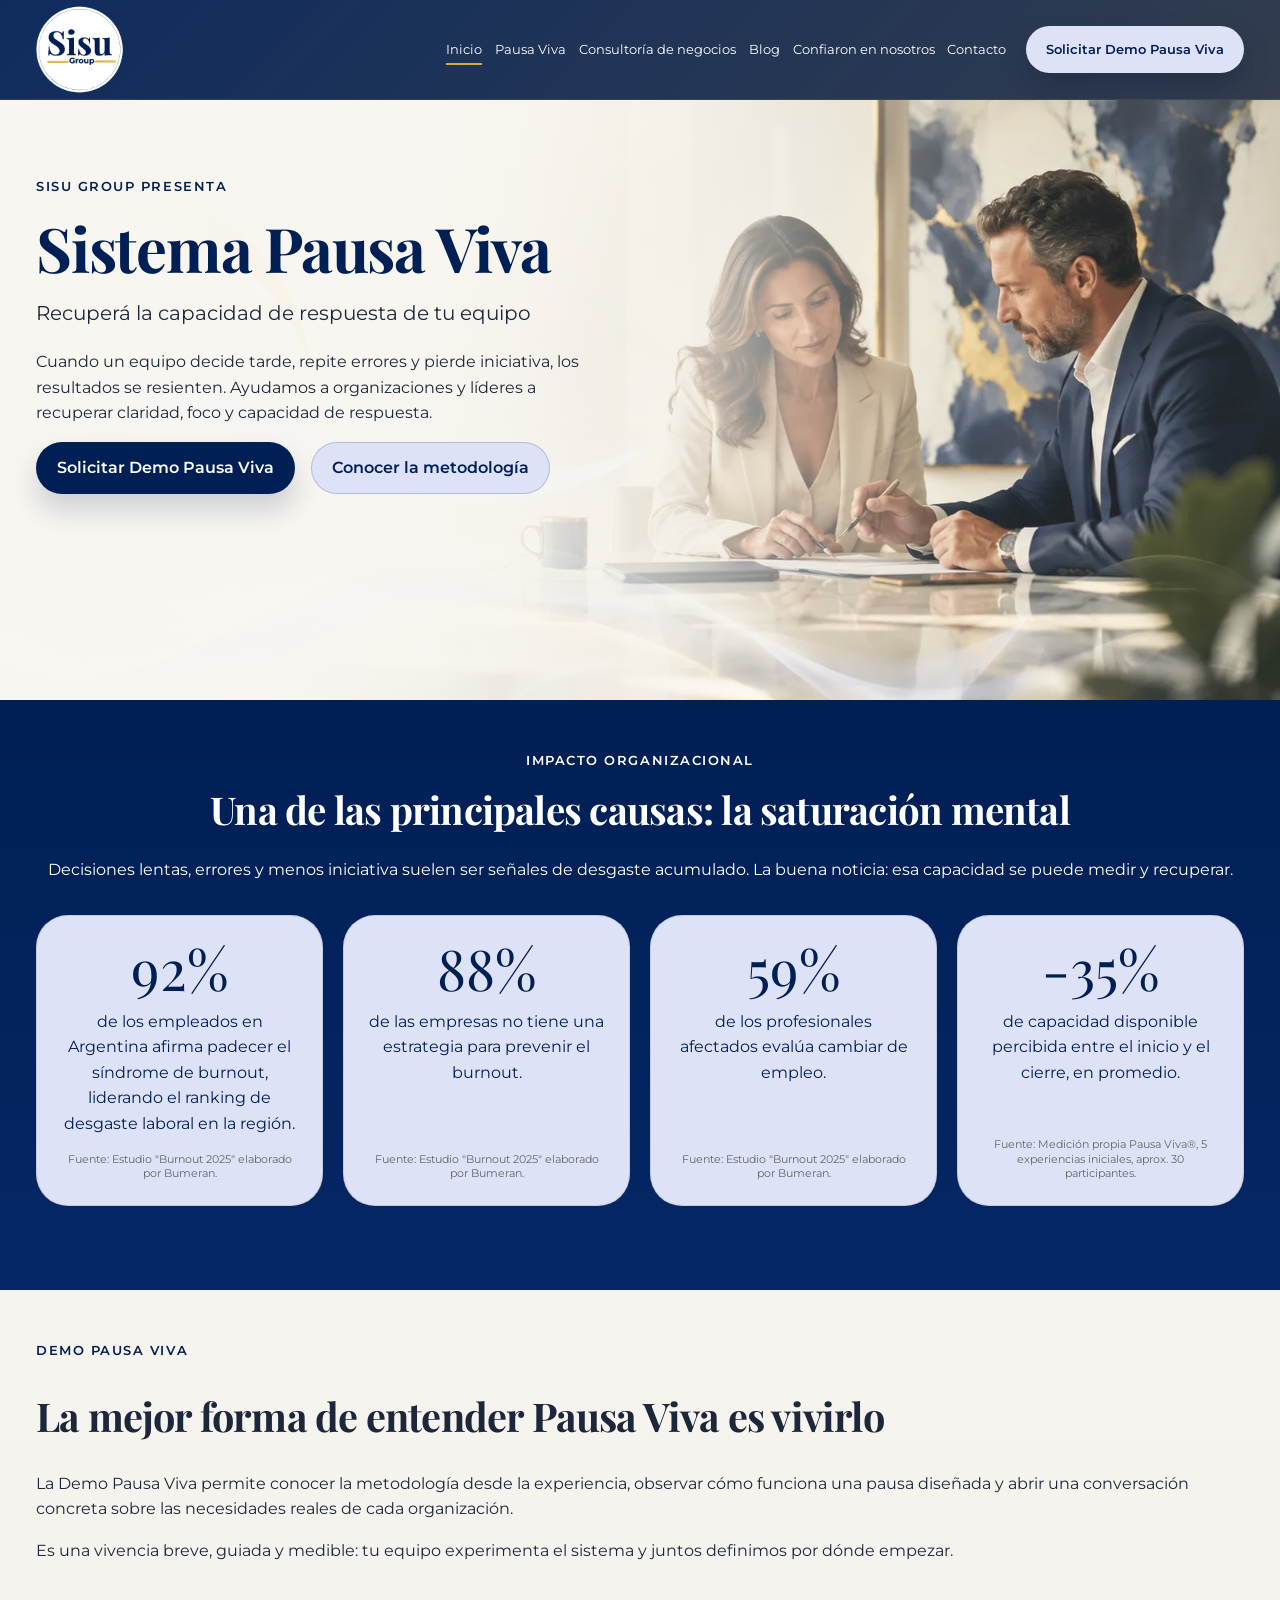
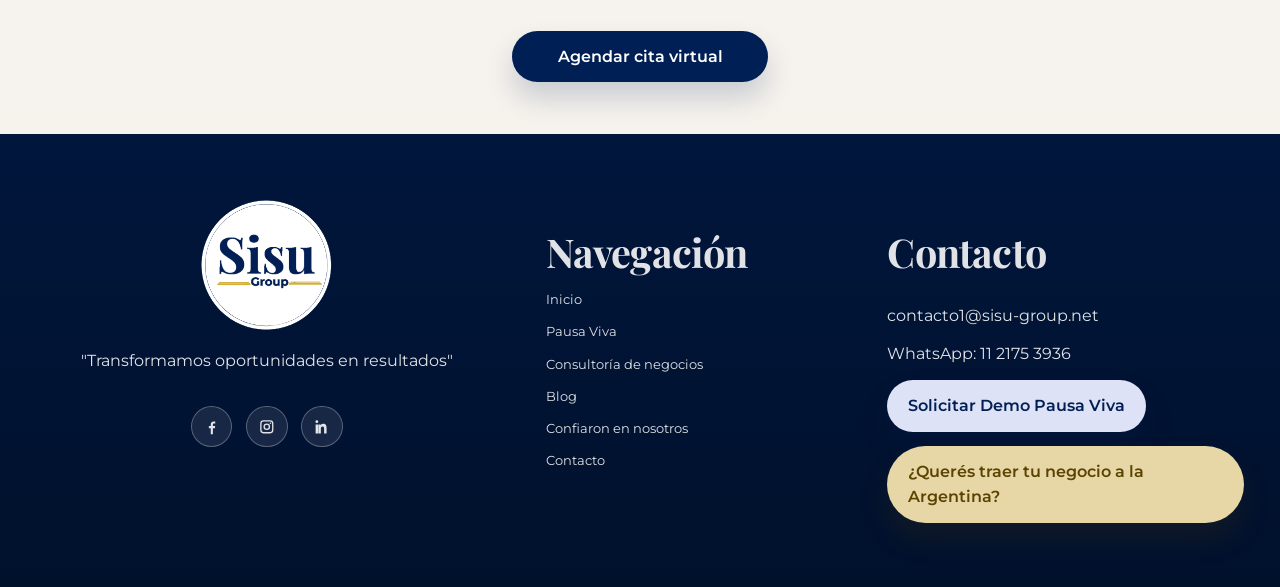
<file: index.html>
<!DOCTYPE html>
<html lang="es">

<head>
  <meta charset="UTF-8">
  <meta name="viewport" content="width=device-width, initial-scale=1.0">
  <title>Sisu Group | Sistema Pausa Viva</title>
  <meta name="description"
    content="Sisu Group presenta Sistema Pausa Viva: cuidado estratégico de la mente en el trabajo para recuperar claridad, foco, energía y capacidad de respuesta.">
  <meta property="og:title" content="Sisu Group | Sistema Pausa Viva">
  <meta property="og:description"
    content="Cuidado estratégico de la mente en el trabajo para reducir desgaste y recuperar capacidad mental disponible.">
  <meta property="og:type" content="website">
  <meta property="og:url" content="index.html">
  <meta property="og:image" content="assets/marca/Marca Pausa Viva.png">
  <link rel="stylesheet"
    href="https://fonts.googleapis.com/css2?family=Material+Symbols+Outlined:opsz,wght,FILL,GRAD@24,400,0,0">
  <link rel="stylesheet" href="css/style3.css">
</head>

<body data-page="inicio">
  <a class="skip-link" href="#main-content">Saltar al contenido</a>
  <header class="site-header" data-header>
    <div class="container header-shell">
      <a class="brand" href="index.html" aria-label="Ir a inicio Sisu Group">
        <img class="brand-logo" src="assets/marca/Marca Consultora de negocios Sisu Group.png" alt="Logo Sisu Group" width="259" height="264">
      </a>
      <button class="menu-toggle" type="button" aria-expanded="false" aria-controls="primary-nav" data-menu-toggle>
        <span></span>
        <span></span>
        <span></span>
        <span class="sr-only">Abrir menú</span>
      </button>
      <nav class="site-nav" id="primary-nav" aria-label="Principal" data-nav>
        <a href="index.html" aria-current="page">Inicio</a>
        <a href="pausa-viva.html">Pausa Viva</a>
        <a href="consultoria.html">Consultoría de negocios</a>
        <a href="blog.html">Blog</a>
        <a href="confiaronEnNosotros.html">Confiaron en nosotros</a>
        <a href="contacto.html">Contacto</a>
      </nav>
      <a class="button button-primary button-header" href="contacto.html#pausa-viva-contacto">Solicitar Demo Pausa Viva</a>
    </div>
  </header>

  <main id="main-content">
    <section class="hero hero-home">
      <div class="container hero-grid">
        <div class="hero-copy reveal">
          <p class="eyebrow">Sisu Group presenta</p>
          <h1>Sistema Pausa Viva</h1>
          <p class="hero-subtitle">Recuperá la capacidad de respuesta de tu equipo</p>
          <p>Cuando un equipo decide tarde, repite errores y pierde iniciativa, los resultados se resienten. Ayudamos a organizaciones y líderes a recuperar claridad, foco y capacidad de respuesta.</p>
          <div class="button-row">
            <a class="button button-primary" href="contacto.html#pausa-viva-contacto">Solicitar Demo Pausa Viva</a>
            <a class="button button-secondary" style="background-color: #DDE2F6;" href="pausa-viva.html">Conocer la metodología</a>
          </div>
        </div>
      </div>
    </section>

    <section class="section section-contrast">
      <div class="container">
        <div class="section-heading reveal methodology-heading">
          <p class="eyebrow">Impacto organizacional</p>
          <h2>Una de las principales causas: la saturación mental</h2>
          <br>
          <p>Decisiones lentas, errores y menos iniciativa suelen ser señales de desgaste acumulado. La buena noticia: esa capacidad se puede medir y recuperar.</p>
        </div>
        <div class="stats-grid">
          <article class="stat-card reveal">
            <p class="stat-value">92%</p>
            <p>de los empleados en Argentina afirma padecer el síndrome de burnout, liderando el ranking de desgaste
              laboral en la región.</p>
            <span style="font-size: 0.666em; color: #666;">Fuente: Estudio "Burnout 2025" elaborado por Bumeran.</span>
          </article>
          <article class="stat-card reveal">
            <p class="stat-value">88%</p>
            <p>de las empresas no tiene una estrategia para prevenir el burnout.</p>
            <span style="font-size: 0.666em; color: #666;">Fuente: Estudio "Burnout 2025" elaborado por Bumeran.</span>
          </article>
          <article class="stat-card reveal">
            <p class="stat-value">59%</p>
            <p>de los profesionales afectados evalúa cambiar de empleo.</p>
            <span style="font-size: 0.666em; color: #666;">Fuente:  Estudio "Burnout 2025" elaborado por Bumeran.</span>
          </article>
          <article class="stat-card reveal">
            <p class="stat-value">-35%</p>
            <p>de capacidad disponible percibida entre el inicio y el cierre, en promedio.</p>
            <span style="font-size: 0.666em; color: #666;">Fuente: Medición propia Pausa Viva®, 5 experiencias iniciales, aprox. 30 participantes.</span>
          </article>
        </div>
        <div class="section-cta reveal">
        </div>
      </div>
    </section>

    <section class="section">
      <div class="container split-callout">
        <div class="reveal">
          <p class="eyebrow">Demo Pausa Viva</p>
          <h2>La mejor forma de entender Pausa Viva es vivirlo</h2>
          <p>La Demo Pausa Viva permite conocer la metodología desde la experiencia, observar cómo funciona una pausa
            diseñada y abrir una conversación concreta sobre las necesidades reales de cada organización.</p>
          <p>Es una vivencia breve, guiada y medible: tu equipo experimenta el sistema y juntos definimos por dónde empezar.</p>
        </div>
        <div class="button-stack demo-cta-stack">
          <a class="button button-primary" href="#demo-pausa-viva" data-demo-trigger>Agendar cita virtual</a>
        </div>
      </div>
    </section>

    <footer class="site-footer">
      <div class="container footer-grid">
        <div>
          <img class="footer-logo" src="assets/marca/Marca Consultora de negocios Sisu Group.png" alt="Logo Sisu Group" width="259" height="264" loading="lazy" decoding="async">
          <p>"Transformamos oportunidades en resultados"</p>
          <div class="footer-social" aria-label="Redes sociales">
            <a href="https://www.facebook.com/share/1GhPGk43Yi/" target="_blank" rel="noopener noreferrer"
              aria-label="Facebook de Sisu Group">
              <svg viewBox="0 0 24 24" aria-hidden="true">
                <path
                  d="M13.5 22v-8h2.7l.4-3h-3.1V9.1c0-.9.3-1.6 1.6-1.6H16.7V4.8c-.3 0-1.2-.1-2.3-.1-2.3 0-3.8 1.4-3.8 4V11H8v3h2.6v8h2.9Z" />
              </svg>
            </a>
            <a href="https://www.instagram.com/sisugroup.arg" target="_blank" rel="noopener noreferrer"
              aria-label="Instagram de Sisu Group">
              <svg viewBox="0 0 24 24" aria-hidden="true">
                <path
                  d="M7.5 3h9A4.5 4.5 0 0 1 21 7.5v9a4.5 4.5 0 0 1-4.5 4.5h-9A4.5 4.5 0 0 1 3 16.5v-9A4.5 4.5 0 0 1 7.5 3Zm0 1.8A2.7 2.7 0 0 0 4.8 7.5v9a2.7 2.7 0 0 0 2.7 2.7h9a2.7 2.7 0 0 0 2.7-2.7v-9a2.7 2.7 0 0 0-2.7-2.7h-9Zm9.45 1.35a1.05 1.05 0 1 1 0 2.1 1.05 1.05 0 0 1 0-2.1ZM12 7.5A4.5 4.5 0 1 1 7.5 12 4.5 4.5 0 0 1 12 7.5Zm0 1.8A2.7 2.7 0 1 0 14.7 12 2.7 2.7 0 0 0 12 9.3Z" />
              </svg>
            </a>
            <a href="https://www.linkedin.com/company/sisu-groupargentina" target="_blank" rel="noopener noreferrer"
  aria-label="LinkedIn de Sisu Group">
  <svg viewBox="0 0 24 24" aria-hidden="true">
    <path
      d="M6.94 8.98H3.56V21h3.38V8.98ZM5.25 3a1.96 1.96 0 1 0 0 3.92A1.96 1.96 0 0 0 5.25 3Zm5.33 5.98H7.34V21h3.38v-6.3c0-1.66.31-3.27 2.37-3.27 2.03 0 2.06 1.9 2.06 3.38V21h3.38v-7.02c0-3.45-.74-6.1-4.77-6.1-1.94 0-3.24 1.06-3.77 2.07h-.05V8.98Z" />
  </svg>
</a>
          </div>
        </div>
        <div>
          <h2>Navegación</h2>
          <nav class="footer-nav" aria-label="Footer">
            <a href="index.html">Inicio</a>
            <a href="pausa-viva.html">Pausa Viva</a>
            <a href="consultoria.html">Consultoría de negocios</a>
            <a href="blog.html">Blog</a>
            <a href="confiaronEnNosotros.html">Confiaron en nosotros</a>
            <a href="contacto.html">Contacto</a>
          </nav>
        </div>
        <div>
          <h2>Contacto</h2>
          <a href="mailto:contacto1@sisu-group.net">contacto1@sisu-group.net</a>
          <a href="https://wa.me/541121753936">WhatsApp: 11 2175 3936</a>
          <a class="button button-primary" href="contacto.html#pausa-viva-contacto">Solicitar Demo Pausa Viva</a>
          <a class="button button-footer-consulting" href="consultoria.html">¿Querés traer tu negocio a la
            Argentina?</a>
        </div>
      </div>
    </footer>

    <div class="modal-backdrop" data-scanner-modal hidden></div>

    <script src="js/main5.js"></script>
</body>

</html>
</file>
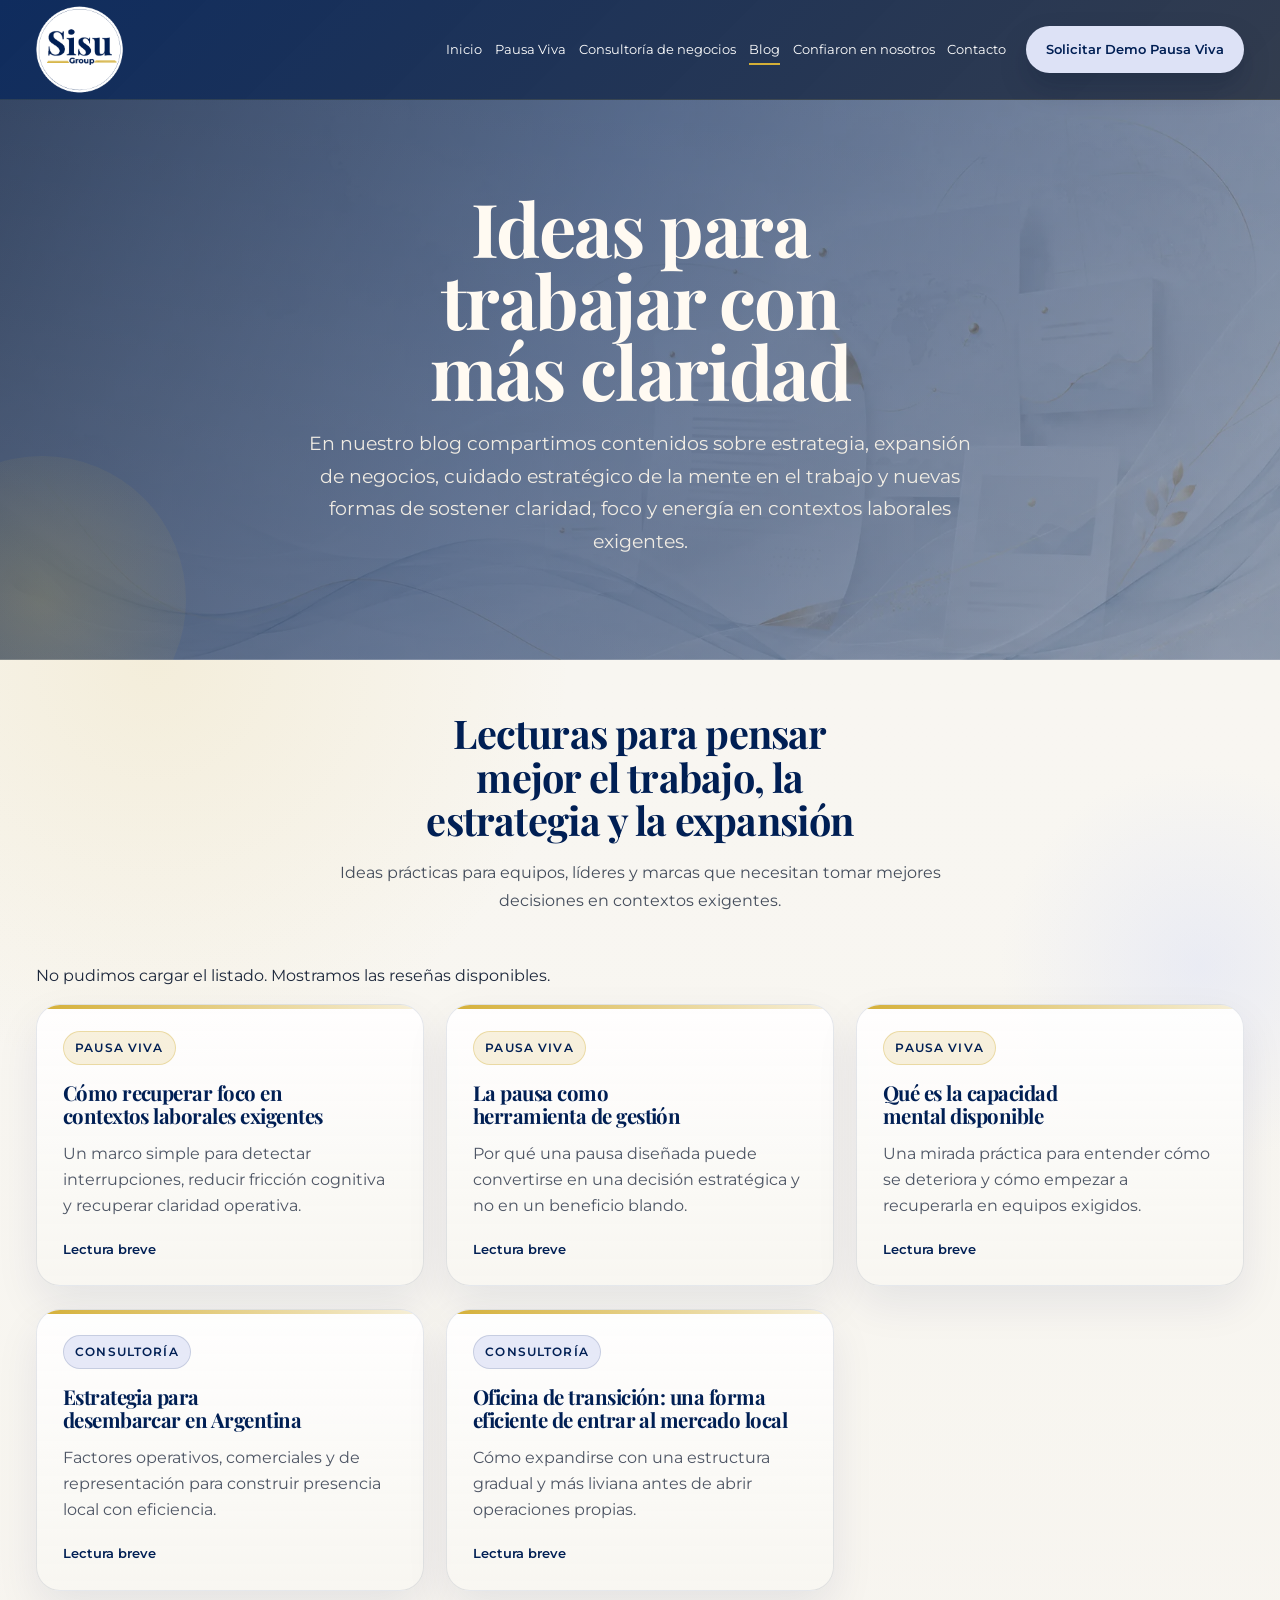
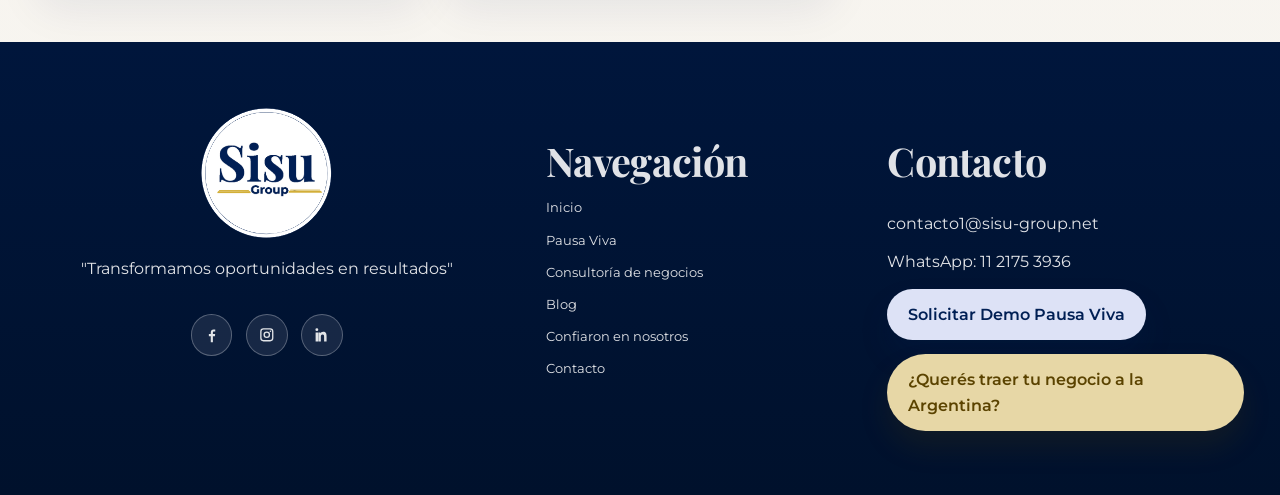
<file: blog.html>
<!DOCTYPE html>
<html lang="es">

<head>
  <meta charset="UTF-8">
  <meta name="viewport" content="width=device-width, initial-scale=1.0">
  <title>Blog | Sisu Group</title>
  <meta name="description"
    content="Ideas para trabajar con más claridad: blog de Sisu Group sobre Pausa Viva, foco, energía, estrés y expansión de negocios.">
  <meta property="og:title" content="Blog | Sisu Group">
  <meta property="og:description"
    content="Contenidos sobre Pausa Viva, claridad mental, expansión de negocios y estrategia.">
  <meta property="og:type" content="website">
  <meta property="og:url" content="blog.html">
  <meta property="og:image" content="assets/marca/Marca Pausa Viva.png">
  <link rel="stylesheet"
    href="https://fonts.googleapis.com/css2?family=Material+Symbols+Outlined:opsz,wght,FILL,GRAD@24,400,0,0">
  <link rel="stylesheet" href="css/style3.css?v=2">
</head>

<body data-page="blog">
  <a class="skip-link" href="#main-content">Saltar al contenido</a>
  <header class="site-header" data-header>
    <div class="container header-shell">
      <a class="brand" href="index.html" aria-label="Ir a inicio Sisu Group">
        <img class="brand-logo" src="assets/marca/Marca Consultora de negocios Sisu Group.png" alt="Logo Sisu Group"
          width="259" height="264">
      </a>
      <button class="menu-toggle" type="button" aria-expanded="false" aria-controls="primary-nav" data-menu-toggle>
        <span></span><span></span><span></span><span class="sr-only">Abrir menú</span>
      </button>
      <nav class="site-nav" id="primary-nav" aria-label="Principal" data-nav>
        <a href="index.html">Inicio</a>
        <a href="pausa-viva.html">Pausa Viva</a>
        <a href="consultoria.html">Consultoría de negocios</a>
        <a href="blog.html" aria-current="page">Blog</a>
        <a href="confiaronEnNosotros.html">Confiaron en nosotros</a>
        <a href="contacto.html">Contacto</a>
      </nav>
      <a class="button button-primary button-header" href="contacto.html#pausa-viva-contacto">Solicitar Demo Pausa
        Viva</a>
    </div>
  </header>

  <main id="main-content">
    <section class="hero hero-inner hero-blog">
      <div class="container hero-grid">
        <div class="hero-copy reveal">
          <h1>Ideas para trabajar con más claridad</h1>
          <p>En nuestro blog compartimos contenidos sobre estrategia, expansión de negocios, cuidado estratégico de la
            mente en el trabajo y nuevas formas de sostener claridad, foco y energía en contextos laborales exigentes.
          </p>
        </div>
      </div>
    </section>

    <section class="section" id="articulos">
      <div class="container">
        <div class="section-heading blog-section-heading reveal">
          <h2>Lecturas para pensar mejor el trabajo, la estrategia y la expansión</h2>
          <p>Ideas prácticas para equipos, líderes y marcas que necesitan tomar mejores decisiones en contextos
            exigentes.</p>
        </div>
        <p class="blog-status" role="status" data-blog-status></p>
        <div class="blog-grid blog-grid-large" data-blog-list hidden>
          <article class="blog-card reveal">
            <span class="tag">Pausa Viva</span>
            <h2>Cómo recuperar foco en contextos laborales exigentes</h2>
            <p>Un marco simple para detectar interrupciones, reducir fricción cognitiva y recuperar claridad operativa.
            </p>
            <button class="blog-card-action" type="button" aria-haspopup="dialog" data-blog-open>Lectura breve</button>
          </article>
          <article class="blog-card reveal">
            <span class="tag">Pausa Viva</span>
            <h2>La pausa como herramienta de gestión</h2>
            <p>Por qué una pausa diseñada puede convertirse en una decisión estratégica y no en un beneficio blando.</p>
            <button class="blog-card-action" type="button" aria-haspopup="dialog" data-blog-open>Lectura breve</button>
          </article>
          <article class="blog-card reveal">
            <span class="tag">Pausa Viva</span>
            <h2>Qué es la capacidad mental disponible</h2>
            <p>Una mirada práctica para entender cómo se deteriora y cómo empezar a recuperarla en equipos exigidos.</p>
            <button class="blog-card-action" type="button" aria-haspopup="dialog" data-blog-open>Lectura breve</button>
          </article>
          <article class="blog-card reveal">
            <span class="tag tag-secondary">Consultoría</span>
            <h2>Estrategia para desembarcar en Argentina</h2>
            <p>Factores operativos, comerciales y de representación para construir presencia local con eficiencia.</p>
            <button class="blog-card-action" type="button" aria-haspopup="dialog" data-blog-open>Lectura breve</button>
          </article>
          <article class="blog-card reveal">
            <span class="tag tag-secondary">Consultoría</span>
            <h2>Oficina de transición: una forma eficiente de entrar al mercado local</h2>
            <p>Cómo expandirse con una estructura gradual y más liviana antes de abrir operaciones propias.</p>
            <button class="blog-card-action" type="button" aria-haspopup="dialog" data-blog-open>Lectura breve</button>
          </article>
        </div>
      </div>
    </section>
  </main>

  <footer class="site-footer">
    <div class="container footer-grid">
      <div><img class="footer-logo" src="assets/marca/Marca Consultora de negocios Sisu Group.png" alt="Logo Sisu Group"
          width="259" height="264" loading="lazy" decoding="async">
        <p>"Transformamos oportunidades en resultados"</p>
        <div class="footer-social" aria-label="Redes sociales">
          <a href="https://www.facebook.com/share/1GhPGk43Yi/"
            target="_blank" rel="noopener noreferrer" aria-label="Facebook de Sisu Group"><svg viewBox="0 0 24 24"
              aria-hidden="true">
              <path
                d="M13.5 22v-8h2.7l.4-3h-3.1V9.1c0-.9.3-1.6 1.6-1.6H16.7V4.8c-.3 0-1.2-.1-2.3-.1-2.3 0-3.8 1.4-3.8 4V11H8v3h2.6v8h2.9Z" />
            </svg></a>
            <a href="https://www.instagram.com/sisugroup.arg" target="_blank" rel="noopener noreferrer"
            aria-label="Instagram de Sisu Group"><svg viewBox="0 0 24 24" aria-hidden="true">
              <path
                d="M7.5 3h9A4.5 4.5 0 0 1 21 7.5v9a4.5 4.5 0 0 1-4.5 4.5h-9A4.5 4.5 0 0 1 3 16.5v-9A4.5 4.5 0 0 1 7.5 3Zm0 1.8A2.7 2.7 0 0 0 4.8 7.5v9a2.7 2.7 0 0 0 2.7 2.7h9a2.7 2.7 0 0 0 2.7-2.7v-9a2.7 2.7 0 0 0-2.7-2.7h-9Zm9.45 1.35a1.05 1.05 0 1 1 0 2.1 1.05 1.05 0 0 1 0-2.1ZM12 7.5A4.5 4.5 0 1 1 7.5 12 4.5 4.5 0 0 1 12 7.5Zm0 1.8A2.7 2.7 0 1 0 14.7 12 2.7 2.7 0 0 0 12 9.3Z" />
            </svg></a>
            <a href="https://www.linkedin.com/company/sisu-groupargentina" target="_blank" rel="noopener noreferrer"
  aria-label="LinkedIn de Sisu Group">
  <svg viewBox="0 0 24 24" aria-hidden="true">
    <path
      d="M6.94 8.98H3.56V21h3.38V8.98ZM5.25 3a1.96 1.96 0 1 0 0 3.92A1.96 1.96 0 0 0 5.25 3Zm5.33 5.98H7.34V21h3.38v-6.3c0-1.66.31-3.27 2.37-3.27 2.03 0 2.06 1.9 2.06 3.38V21h3.38v-7.02c0-3.45-.74-6.1-4.77-6.1-1.94 0-3.24 1.06-3.77 2.07h-.05V8.98Z" />
  </svg>
</a>
          </div>
        </div>
      <div>
        <h2>Navegación</h2>
        <nav class="footer-nav" aria-label="Footer"><a href="index.html">Inicio</a><a href="pausa-viva.html">Pausa
            Viva</a><a href="consultoria.html">Consultoría de negocios</a><a href="blog.html">Blog</a><a
            href="confiaronEnNosotros.html">Confiaron en nosotros</a><a href="contacto.html">Contacto</a></nav>
      </div>
      <div>
        <h2>Contacto</h2><a href="mailto:contacto1@sisu-group.net">contacto1@sisu-group.net</a><a
          href="https://wa.me/541121753936">WhatsApp: 11 2175 3936</a><a class="button button-primary"
          href="contacto.html#pausa-viva-contacto">Solicitar Demo Pausa Viva</a><a
          class="button button-footer-consulting" href="consultoria.html">¿Querés traer tu negocio a la Argentina?</a>
      </div>
    </div>
  </footer>

  <div class="modal-backdrop" data-scanner-modal hidden></div>

  <dialog class="blog-dialog" aria-labelledby="blog-dialog-title" data-blog-dialog>
    <form method="dialog">
      <button class="modal-close" type="submit" aria-label="Cerrar artículo" autofocus>&times;</button>
    </form>
    <article class="blog-dialog-article">
      <h2 id="blog-dialog-title"></h2>
      <img class="blog-dialog-image" alt="" data-blog-dialog-image hidden>
      <p class="blog-status" role="status" data-blog-dialog-status></p>
      <div class="blog-dialog-content" data-blog-dialog-content></div>
    </article>
  </dialog>

  <script src="js/main5.js"></script>
  <script src="js/blog.js"></script>
</body>

</html>
</file>
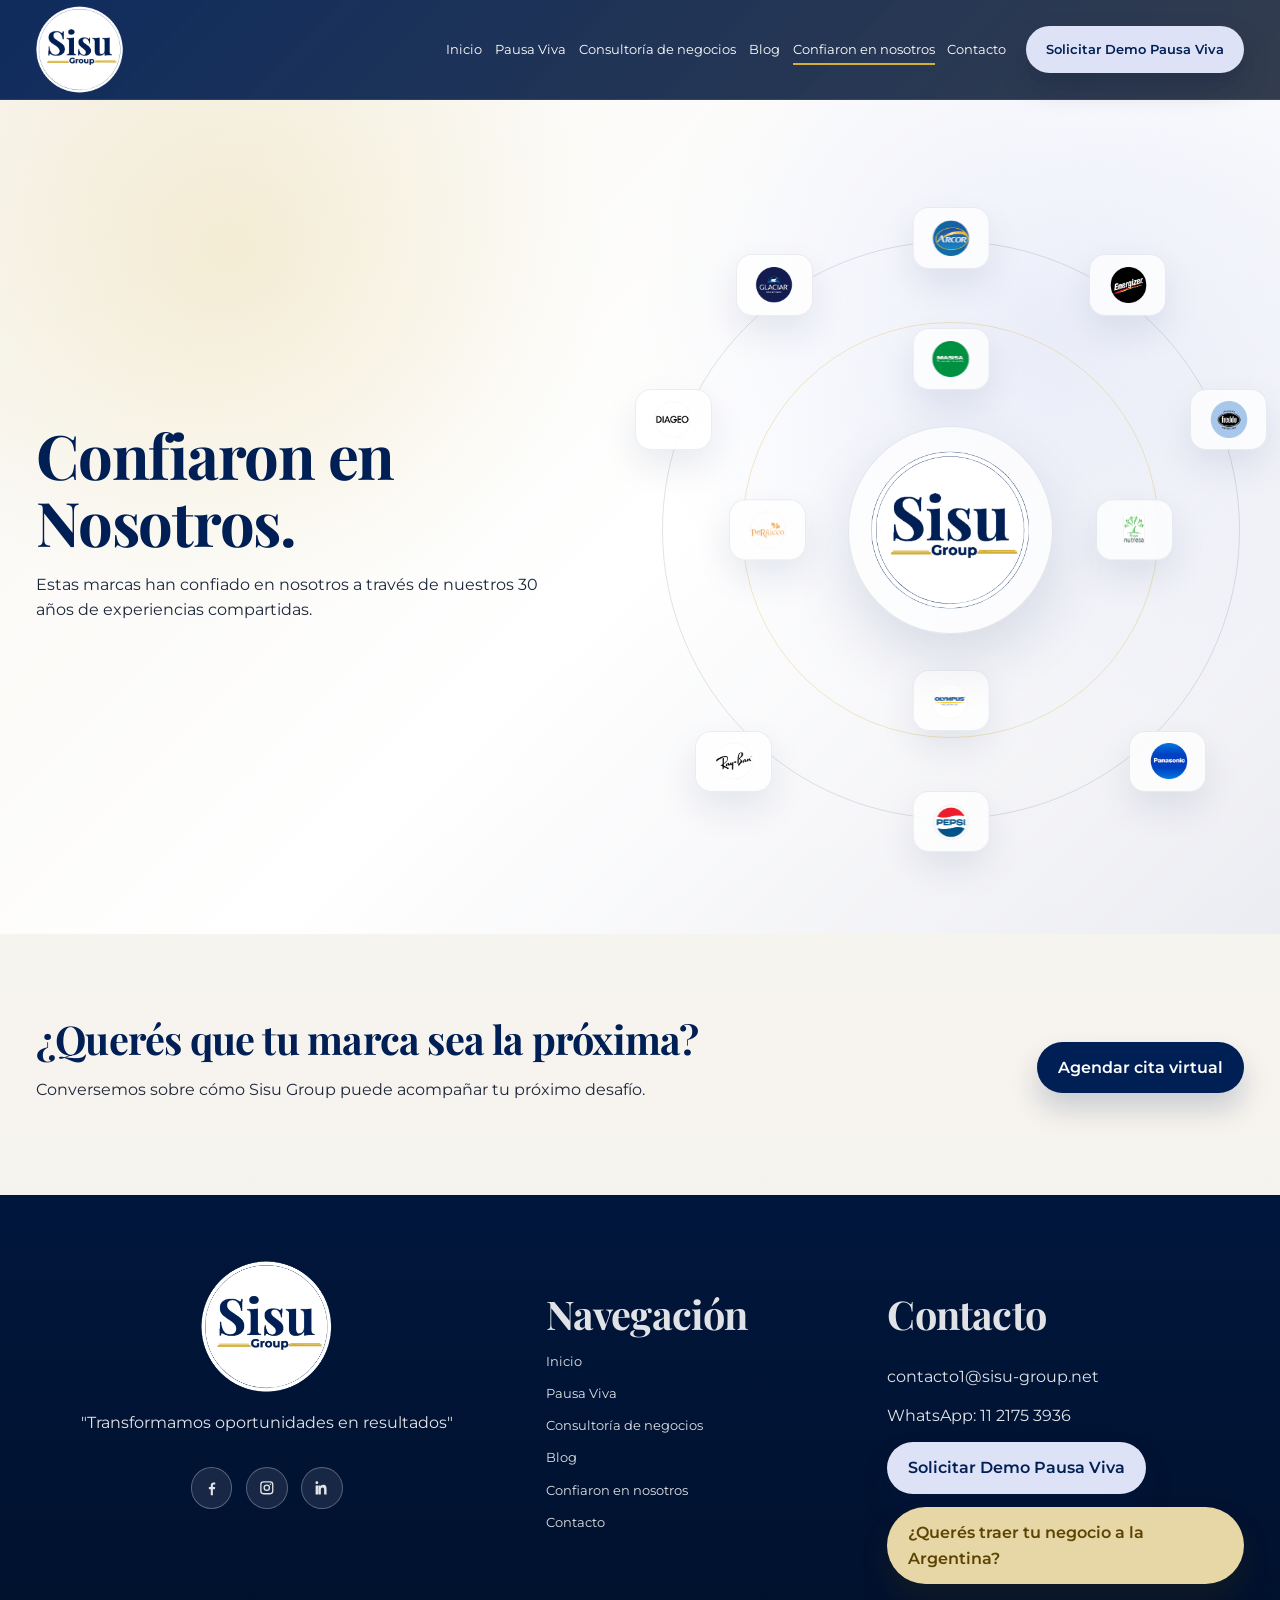
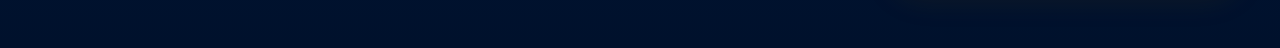
<file: confiaronEnNosotros.html>
<!DOCTYPE html>
<html lang="es">

<head>
  <meta charset="UTF-8">
  <meta name="viewport" content="width=device-width, initial-scale=1.0">
  <title>Confiaron en nosotros | Sisu Group</title>
  <meta name="description"
    content="Marcas, empresas y organizaciones que confiaron en Sisu Group para acompañar procesos de expansión, estrategia, bienestar organizacional y transformación.">
  <meta property="og:title" content="Confiaron en nosotros | Sisu Group">
  <meta property="og:description" content="Clientes y marcas que confiaron en Sisu Group.">
  <meta property="og:type" content="website">
  <meta property="og:url" content="confiaronEnNosotros.html">
  <meta property="og:image" content="assets/marca/Marca Consultora de negocios Sisu Group.png">
  <link rel="stylesheet"
    href="https://fonts.googleapis.com/css2?family=Material+Symbols+Outlined:opsz,wght,FILL,GRAD@24,400,0,0">
  <link rel="stylesheet" href="css/style3.css">
</head>

<body data-page="confiaron">
  <a class="skip-link" href="#main-content">Saltar al contenido</a>
  <header class="site-header" data-header>
    <div class="container header-shell">
      <a class="brand" href="index.html" aria-label="Ir a inicio Sisu Group">
        <img class="brand-logo" src="assets/marca/Marca Consultora de negocios Sisu Group.png" alt="Logo Sisu Group"
          width="259" height="264">
      </a>
      <button class="menu-toggle" type="button" aria-expanded="false" aria-controls="primary-nav" data-menu-toggle>
        <span></span><span></span><span></span><span class="sr-only">Abrir menú</span>
      </button>
      <nav class="site-nav" id="primary-nav" aria-label="Principal" data-nav>
        <a href="index.html">Inicio</a>
        <a href="pausa-viva.html">Pausa Viva</a>
        <a href="consultoria.html">Consultoría de negocios</a>
        <a href="blog.html">Blog</a>
        <a href="confiaronEnNosotros.html" aria-current="page">Confiaron en nosotros</a>
        <a href="contacto.html">Contacto</a>
      </nav>
      <a class="button button-primary button-header" href="contacto.html#pausa-viva-contacto">Solicitar Demo Pausa
        Viva</a>
    </div>
  </header>

  <main id="main-content">
    <section class="hero hero-inner hero-trusted">
      <div class="container trusted-hero-grid">
        <div class="hero-copy reveal">
          <h1>Confiaron en Nosotros.</h1>
          <p>Estas marcas han confiado en nosotros a través de nuestros 30 años de experiencias compartidas.</p>
        </div>
        <div class="trusted-hero-visual reveal">
          <div class="trusted-orbit" aria-label="Marcas que confiaron en Sisu Group">
            <div class="trusted-center">
              <img src="assets/marca/Marca Consultora de negocios Sisu Group.png" alt="Sisu Group" width="259"
                height="264" decoding="async">
            </div>
            <div class="trusted-orbit-ring trusted-orbit-ring-one" aria-hidden="true"></div>
            <div class="trusted-orbit-ring trusted-orbit-ring-two" aria-hidden="true"></div>
            <div class="trusted-orbit-logo trusted-orbit-logo-1" tabindex="0"><img
                src="assets/img/confiaron en nosotros/Logo+Arcor.webp" alt="Arcor" width="300" height="210"
                decoding="async"></div>
            <div class="trusted-orbit-logo trusted-orbit-logo-2" tabindex="0"><img
                src="assets/img/confiaron en nosotros/Logo+Energizer.webp" alt="Energizer" width="300" height="210"
                decoding="async"></div>
            <div class="trusted-orbit-logo trusted-orbit-logo-3" tabindex="0"><img
                src="assets/img/confiaron en nosotros/Logo+Freddo.webp" alt="Freddo" width="300" height="210"
                decoding="async"></div>
            <div class="trusted-orbit-logo trusted-orbit-logo-4" tabindex="0"><img
                src="assets/img/confiaron en nosotros/Logo+Panasonic.webp" alt="Panasonic" width="300" height="210"
                decoding="async"></div>
            <div class="trusted-orbit-logo trusted-orbit-logo-5" tabindex="0"><img
                src="assets/img/confiaron en nosotros/Logo+Pepsi.webp" alt="Pepsi" width="300" height="210"
                decoding="async"></div>
            <div class="trusted-orbit-logo trusted-orbit-logo-6" tabindex="0"><img
                src="assets/img/confiaron en nosotros/Logo+Rayban.webp" alt="Rayban" width="300" height="210"
                decoding="async"></div>
            <div class="trusted-orbit-logo trusted-orbit-logo-7" tabindex="0"><img
                src="assets/img/confiaron en nosotros/Diageo.webp" alt="Diageo" width="300" height="210"
                decoding="async"></div>
            <div class="trusted-orbit-logo trusted-orbit-logo-8" tabindex="0"><img
                src="assets/img/confiaron en nosotros/logo+Glaciar.webp" alt="Glaciar" width="300" height="210"
                decoding="async"></div>
            <div class="trusted-orbit-logo trusted-orbit-logo-9" tabindex="0"><img
                src="assets/img/confiaron en nosotros/Logo+Masisa.webp" alt="Masisa" width="300" height="210"
                decoding="async"></div>
            <div class="trusted-orbit-logo trusted-orbit-logo-10" tabindex="0"><img
                src="assets/img/confiaron en nosotros/Logo+Nutresa.webp" alt="Nutresa" width="300" height="210"
                decoding="async"></div>
            <div class="trusted-orbit-logo trusted-orbit-logo-11" tabindex="0"><img
                src="assets/img/confiaron en nosotros/Logo+Olympus.webp" alt="Olympus" width="300" height="210"
                decoding="async"></div>
            <div class="trusted-orbit-logo trusted-orbit-logo-12" tabindex="0"><img
                src="assets/img/confiaron en nosotros/Logo+Persicco.webp" alt="Persicco" width="300" height="210"
                decoding="async"></div>
          </div>
        </div>
      </div>
    </section>

    <section class="section section-cta-band trusted-cta-section">
      <div class="container cta-band reveal">
        <div>
          <h2>¿Querés que tu marca sea la próxima?</h2>
          <p>Conversemos sobre cómo Sisu Group puede acompañar tu próximo desafío.</p>
        </div>
        <a class="button button-primary" href="contacto.html#formulario-contacto">Agendar cita virtual</a>
      </div>
    </section>
  </main>

  <footer class="site-footer">
    <div class="container footer-grid">
      <div><img class="footer-logo" src="assets/marca/Marca Consultora de negocios Sisu Group.png" alt="Logo Sisu Group"
          width="259" height="264" loading="lazy" decoding="async">
        <p>"Transformamos oportunidades en resultados"</p>
        <div class="footer-social" aria-label="Redes sociales"><a href="https://www.facebook.com/share/1GhPGk43Yi/"
            target="_blank" rel="noopener noreferrer" aria-label="Facebook de Sisu Group"><svg viewBox="0 0 24 24"
              aria-hidden="true">
              <path
                d="M13.5 22v-8h2.7l.4-3h-3.1V9.1c0-.9.3-1.6 1.6-1.6H16.7V4.8c-.3 0-1.2-.1-2.3-.1-2.3 0-3.8 1.4-3.8 4V11H8v3h2.6v8h2.9Z" />
            </svg></a><a href="https://www.instagram.com/sisugroup.arg" target="_blank" rel="noopener noreferrer"
            aria-label="Instagram de Sisu Group"><svg viewBox="0 0 24 24" aria-hidden="true">
              <path
                d="M7.5 3h9A4.5 4.5 0 0 1 21 7.5v9a4.5 4.5 0 0 1-4.5 4.5h-9A4.5 4.5 0 0 1 3 16.5v-9A4.5 4.5 0 0 1 7.5 3Zm0 1.8A2.7 2.7 0 0 0 4.8 7.5v9a2.7 2.7 0 0 0 2.7 2.7h9a2.7 2.7 0 0 0 2.7-2.7v-9a2.7 2.7 0 0 0-2.7-2.7h-9Zm9.45 1.35a1.05 1.05 0 1 1 0 2.1 1.05 1.05 0 0 1 0-2.1ZM12 7.5A4.5 4.5 0 1 1 7.5 12 4.5 4.5 0 0 1 12 7.5Zm0 1.8A2.7 2.7 0 1 0 14.7 12 2.7 2.7 0 0 0 12 9.3Z" />
            </svg></a><a href="https://www.linkedin.com/company/sisu-groupargentina" target="_blank"
            rel="noopener noreferrer" aria-label="LinkedIn de Sisu Group">
            <svg viewBox="0 0 24 24" aria-hidden="true">
              <path
                d="M6.94 8.98H3.56V21h3.38V8.98ZM5.25 3a1.96 1.96 0 1 0 0 3.92A1.96 1.96 0 0 0 5.25 3Zm5.33 5.98H7.34V21h3.38v-6.3c0-1.66.31-3.27 2.37-3.27 2.03 0 2.06 1.9 2.06 3.38V21h3.38v-7.02c0-3.45-.74-6.1-4.77-6.1-1.94 0-3.24 1.06-3.77 2.07h-.05V8.98Z" />
            </svg>
          </a></div>
      </div>
      <div>
        <h2>Navegación</h2>
        <nav class="footer-nav" aria-label="Footer"><a href="index.html">Inicio</a><a href="pausa-viva.html">Pausa
            Viva</a><a href="consultoria.html">Consultoría de negocios</a><a href="blog.html">Blog</a><a
            href="confiaronEnNosotros.html">Confiaron en nosotros</a><a href="contacto.html">Contacto</a></nav>
      </div>
      <div>
        <h2>Contacto</h2><a href="mailto:contacto1@sisu-group.net">contacto1@sisu-group.net</a><a
          href="https://wa.me/541121753936">WhatsApp: 11 2175 3936</a><a class="button button-primary"
          href="contacto.html#pausa-viva-contacto">Solicitar Demo Pausa Viva</a><a
          class="button button-footer-consulting" href="consultoria.html">¿Querés traer tu negocio a la Argentina?</a>
      </div>
    </div>
  </footer>

  <div class="modal-backdrop" data-scanner-modal hidden></div>

  <script src="js/main5.js"></script>
</body>

</html>
</file>
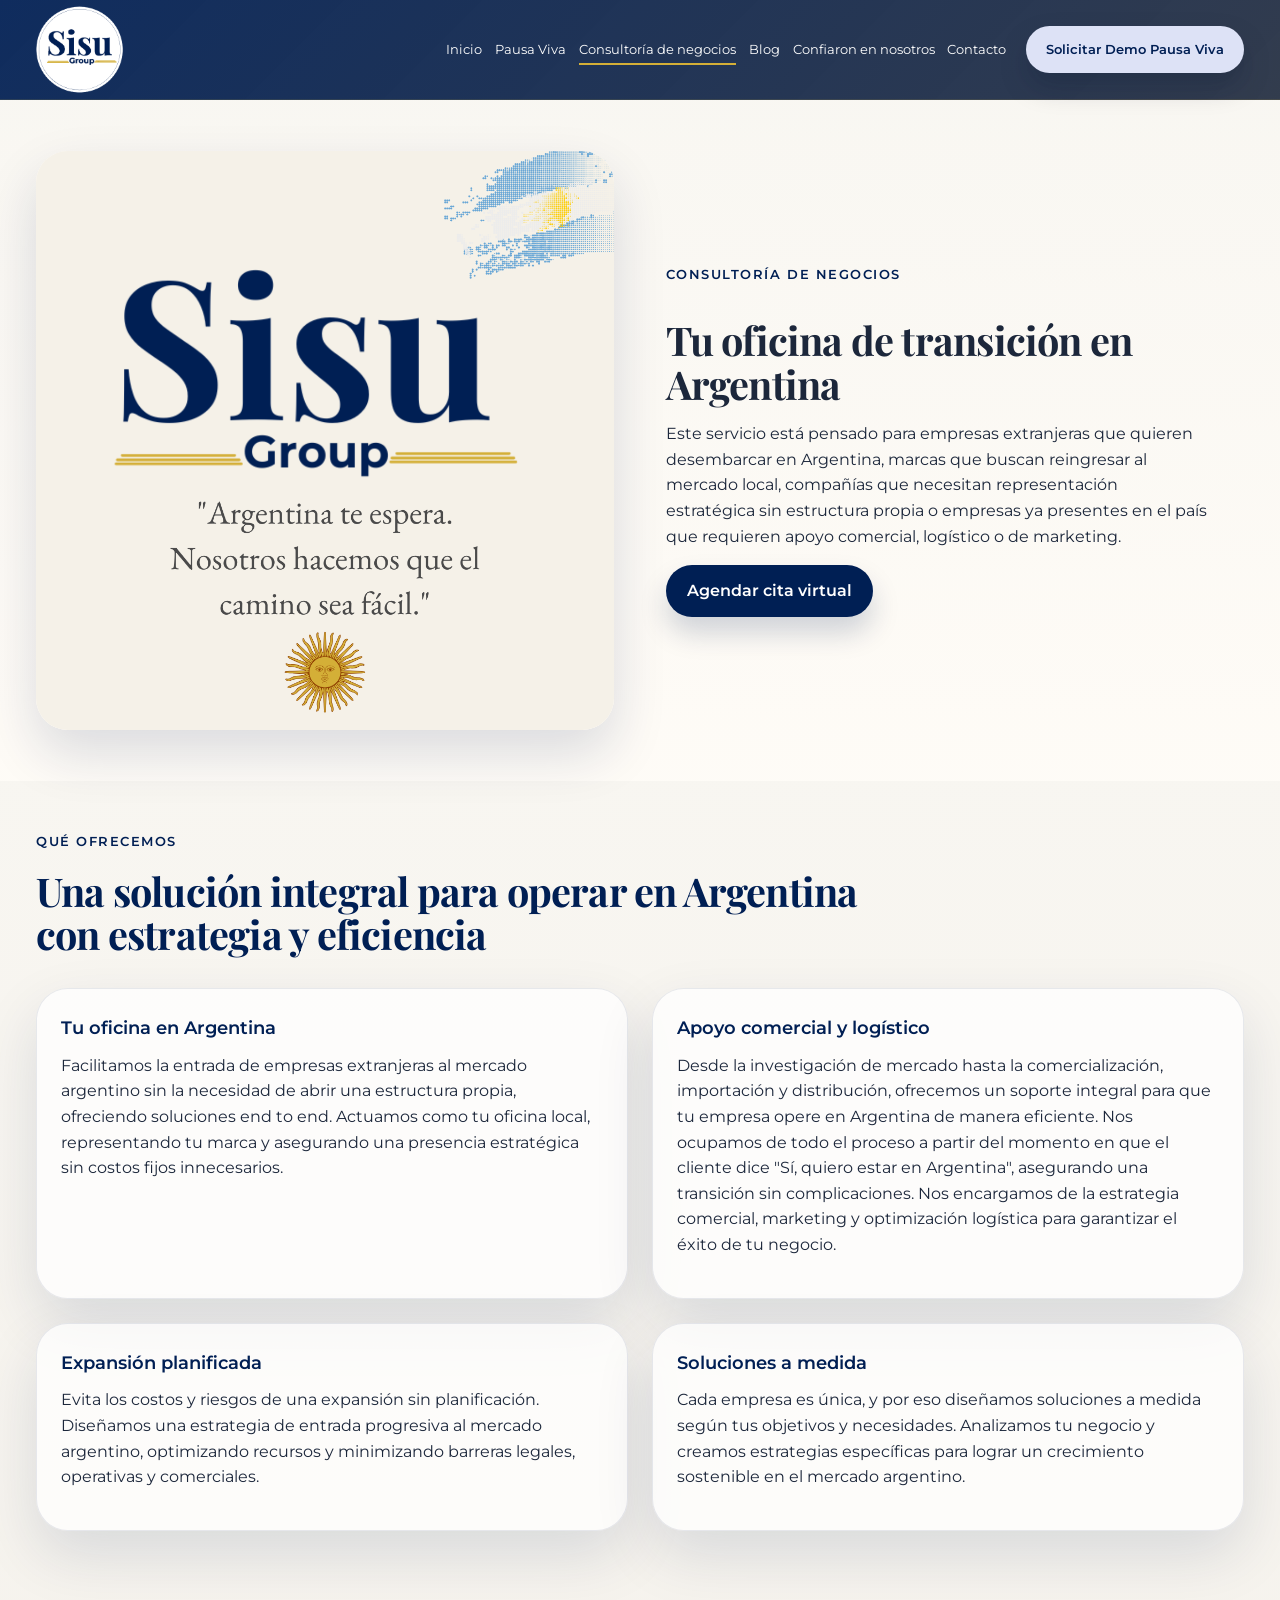
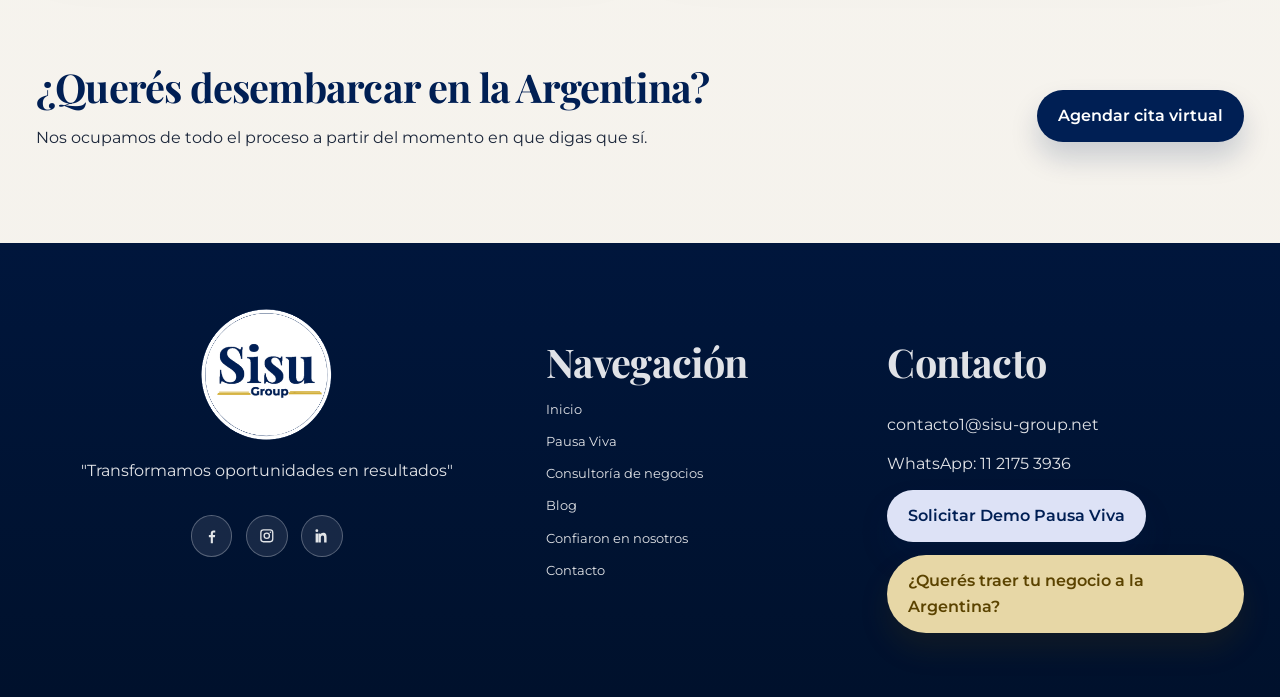
<file: consultoria.html>
<!DOCTYPE html>
<html lang="es">

<head>
  <meta charset="UTF-8">
  <meta name="viewport" content="width=device-width, initial-scale=1.0">
  <title>Consultoría de negocios | Sisu Group</title>
  <meta name="description"
    content="Sisu Group actúa como oficina de transición en Argentina para marcas y empresas que buscan entrar, reingresar o expandirse en el mercado local.">
  <meta property="og:title" content="Consultoría de negocios | Sisu Group">
  <meta property="og:description"
    content="Oficina estratégica y operativa para entrada, reentrada o expansión en Argentina.">
  <meta property="og:type" content="website">
  <meta property="og:url" content="consultoria.html">
  <meta property="og:image" content="assets/marca/Marca Consultora de negocios Sisu Group.png">
  <link rel="stylesheet"
    href="https://fonts.googleapis.com/css2?family=Material+Symbols+Outlined:opsz,wght,FILL,GRAD@24,400,0,0">
  <link rel="stylesheet" href="css/style3.css">
</head>

<body data-page="consultoria">
  <a class="skip-link" href="#main-content">Saltar al contenido</a>
  <header class="site-header" data-header>
    <div class="container header-shell">
      <a class="brand" href="index.html" aria-label="Ir a inicio Sisu Group">
        <img class="brand-logo" src="assets/marca/Marca Consultora de negocios Sisu Group.png" alt="Logo Sisu Group"
          width="259" height="264">
      </a>
      <button class="menu-toggle" type="button" aria-expanded="false" aria-controls="primary-nav" data-menu-toggle>
        <span></span><span></span><span></span><span class="sr-only">Abrir menú</span>
      </button>
      <nav class="site-nav" id="primary-nav" aria-label="Principal" data-nav>
        <a href="index.html">Inicio</a>
        <a href="pausa-viva.html">Pausa Viva</a>
        <a href="consultoria.html" aria-current="page">Consultoría de negocios</a>
        <a href="blog.html">Blog</a>
        <a href="confiaronEnNosotros.html">Confiaron en nosotros</a>
        <a href="contacto.html">Contacto</a>
      </nav>
      <a class="button button-primary button-header" href="contacto.html#pausa-viva-contacto">Solicitar Demo Pausa
        Viva</a>
    </div>
  </header>

  <main id="main-content">
        <section class="section section-soft consulting-audience">
      <div class="container two-column consulting-audience-grid">
        <div class="reveal consulting-audience-media">
          <img src="assets/img/Foto para la sección de la consultora.png"
            alt="Equipo de consultoría acompañando la expansión de negocios en Argentina">
        </div>
        <div class="reveal consulting-audience-copy">
          <p class="eyebrow">Consultoría de negocios</p>
          <h2>Tu oficina de transición en Argentina</h2>
          <p>Este servicio está pensado para empresas extranjeras que quieren desembarcar en Argentina, marcas que
            buscan reingresar al mercado local, compañías que necesitan representación estratégica sin estructura propia
            o empresas ya presentes en el país que requieren apoyo comercial, logístico o de marketing.</p>
            <a class="button button-primary" href="contacto.html#formulario-contacto">Agendar cita virtual</a>
        </div>
      </div>
    </section>

    <section class="section">
      <div class="container">
        <div class="section-heading reveal">
          <p class="eyebrow">Qué ofrecemos</p>
          <h2>Una solución integral para operar en Argentina con estrategia y eficiencia</h2>
        </div>
        <div class="results-grid">
          <article class="mini-card reveal">
            <h3>Tu oficina en Argentina</h3>
            <p>Facilitamos la entrada de empresas extranjeras al mercado argentino sin la necesidad de abrir una
              estructura propia, ofreciendo soluciones end to end. Actuamos como tu oficina local, representando tu
              marca y asegurando una presencia estratégica sin costos fijos innecesarios.</p>
          </article>
          <article class="mini-card reveal">
            <h3>Apoyo comercial y logístico</h3>
            <p>Desde la investigación de mercado hasta la comercialización, importación y distribución, ofrecemos un
              soporte integral para que tu empresa opere en Argentina de manera eficiente. Nos ocupamos de todo el
              proceso a partir del momento en que el cliente dice "Sí, quiero estar en Argentina", asegurando una
              transición sin complicaciones. Nos encargamos de la estrategia comercial, marketing y optimización
              logística para garantizar el éxito de tu negocio.</p>
          </article>
          <article class="mini-card reveal">
            <h3>Expansión planificada</h3>
            <p>Evita los costos y riesgos de una expansión sin planificación. Diseñamos una estrategia de entrada
              progresiva al mercado argentino, optimizando recursos y minimizando barreras legales, operativas y
              comerciales.</p>
          </article>
          <article class="mini-card reveal">
            <h3>Soluciones a medida</h3>
            <p>Cada empresa es única, y por eso diseñamos soluciones a medida según tus objetivos y necesidades.
              Analizamos tu negocio y creamos estrategias específicas para lograr un crecimiento sostenible en el
              mercado argentino.</p>
          </article>
        </div>
      </div>
    </section>

    <section class="section section-cta-band">
      <div class="container cta-band reveal">
        <div>
          <h2>¿Querés desembarcar en la Argentina?</h2>
          <p>Nos ocupamos de todo el proceso a partir del momento en que digas que sí.</p>
        </div>
        <a class="button button-primary" href="contacto.html#formulario-contacto">Agendar cita virtual</a>
      </div>
    </section>
  </main>

  <footer class="site-footer">
    <div class="container footer-grid">
      <div><img class="footer-logo" src="assets/marca/Marca Consultora de negocios Sisu Group.png" alt="Logo Sisu Group"
          width="259" height="264" loading="lazy" decoding="async">
        <p>"Transformamos oportunidades en resultados"</p>
        <div class="footer-social" aria-label="Redes sociales"><a href="https://www.facebook.com/share/1GhPGk43Yi/"
            target="_blank" rel="noopener noreferrer" aria-label="Facebook de Sisu Group"><svg viewBox="0 0 24 24"
              aria-hidden="true">
              <path
                d="M13.5 22v-8h2.7l.4-3h-3.1V9.1c0-.9.3-1.6 1.6-1.6H16.7V4.8c-.3 0-1.2-.1-2.3-.1-2.3 0-3.8 1.4-3.8 4V11H8v3h2.6v8h2.9Z" />
            </svg></a><a href="https://www.instagram.com/sisugroup.arg" target="_blank" rel="noopener noreferrer"
            aria-label="Instagram de Sisu Group"><svg viewBox="0 0 24 24" aria-hidden="true">
              <path
                d="M7.5 3h9A4.5 4.5 0 0 1 21 7.5v9a4.5 4.5 0 0 1-4.5 4.5h-9A4.5 4.5 0 0 1 3 16.5v-9A4.5 4.5 0 0 1 7.5 3Zm0 1.8A2.7 2.7 0 0 0 4.8 7.5v9a2.7 2.7 0 0 0 2.7 2.7h9a2.7 2.7 0 0 0 2.7-2.7v-9a2.7 2.7 0 0 0-2.7-2.7h-9Zm9.45 1.35a1.05 1.05 0 1 1 0 2.1 1.05 1.05 0 0 1 0-2.1ZM12 7.5A4.5 4.5 0 1 1 7.5 12 4.5 4.5 0 0 1 12 7.5Zm0 1.8A2.7 2.7 0 1 0 14.7 12 2.7 2.7 0 0 0 12 9.3Z" />
            </svg></a>
          <a href="https://www.linkedin.com/company/sisu-groupargentina" target="_blank" rel="noopener noreferrer"
            aria-label="LinkedIn de Sisu Group">
            <svg viewBox="0 0 24 24" aria-hidden="true">
              <path
                d="M6.94 8.98H3.56V21h3.38V8.98ZM5.25 3a1.96 1.96 0 1 0 0 3.92A1.96 1.96 0 0 0 5.25 3Zm5.33 5.98H7.34V21h3.38v-6.3c0-1.66.31-3.27 2.37-3.27 2.03 0 2.06 1.9 2.06 3.38V21h3.38v-7.02c0-3.45-.74-6.1-4.77-6.1-1.94 0-3.24 1.06-3.77 2.07h-.05V8.98Z" />
            </svg>
          </a>
        </div>
      </div>
      <div>
        <h2>Navegación</h2>
        <nav class="footer-nav" aria-label="Footer"><a href="index.html">Inicio</a><a href="pausa-viva.html">Pausa
            Viva</a><a href="consultoria.html">Consultoría de negocios</a><a href="blog.html">Blog</a><a
            href="confiaronEnNosotros.html">Confiaron en nosotros</a><a href="contacto.html">Contacto</a></nav>
      </div>
      <div>
        <h2>Contacto</h2><a href="mailto:contacto1@sisu-group.net">contacto1@sisu-group.net</a><a
          href="https://wa.me/541121753936">WhatsApp: 11 2175 3936</a><a class="button button-primary"
          href="contacto.html#pausa-viva-contacto">Solicitar Demo Pausa Viva</a><a
          class="button button-footer-consulting" href="consultoria.html">¿Querés traer tu negocio a la Argentina?</a>
      </div>
    </div>
  </footer>

  <div class="modal-backdrop" data-scanner-modal hidden></div>

  <script src="js/main5.js"></script>
</body>

</html>
</file>
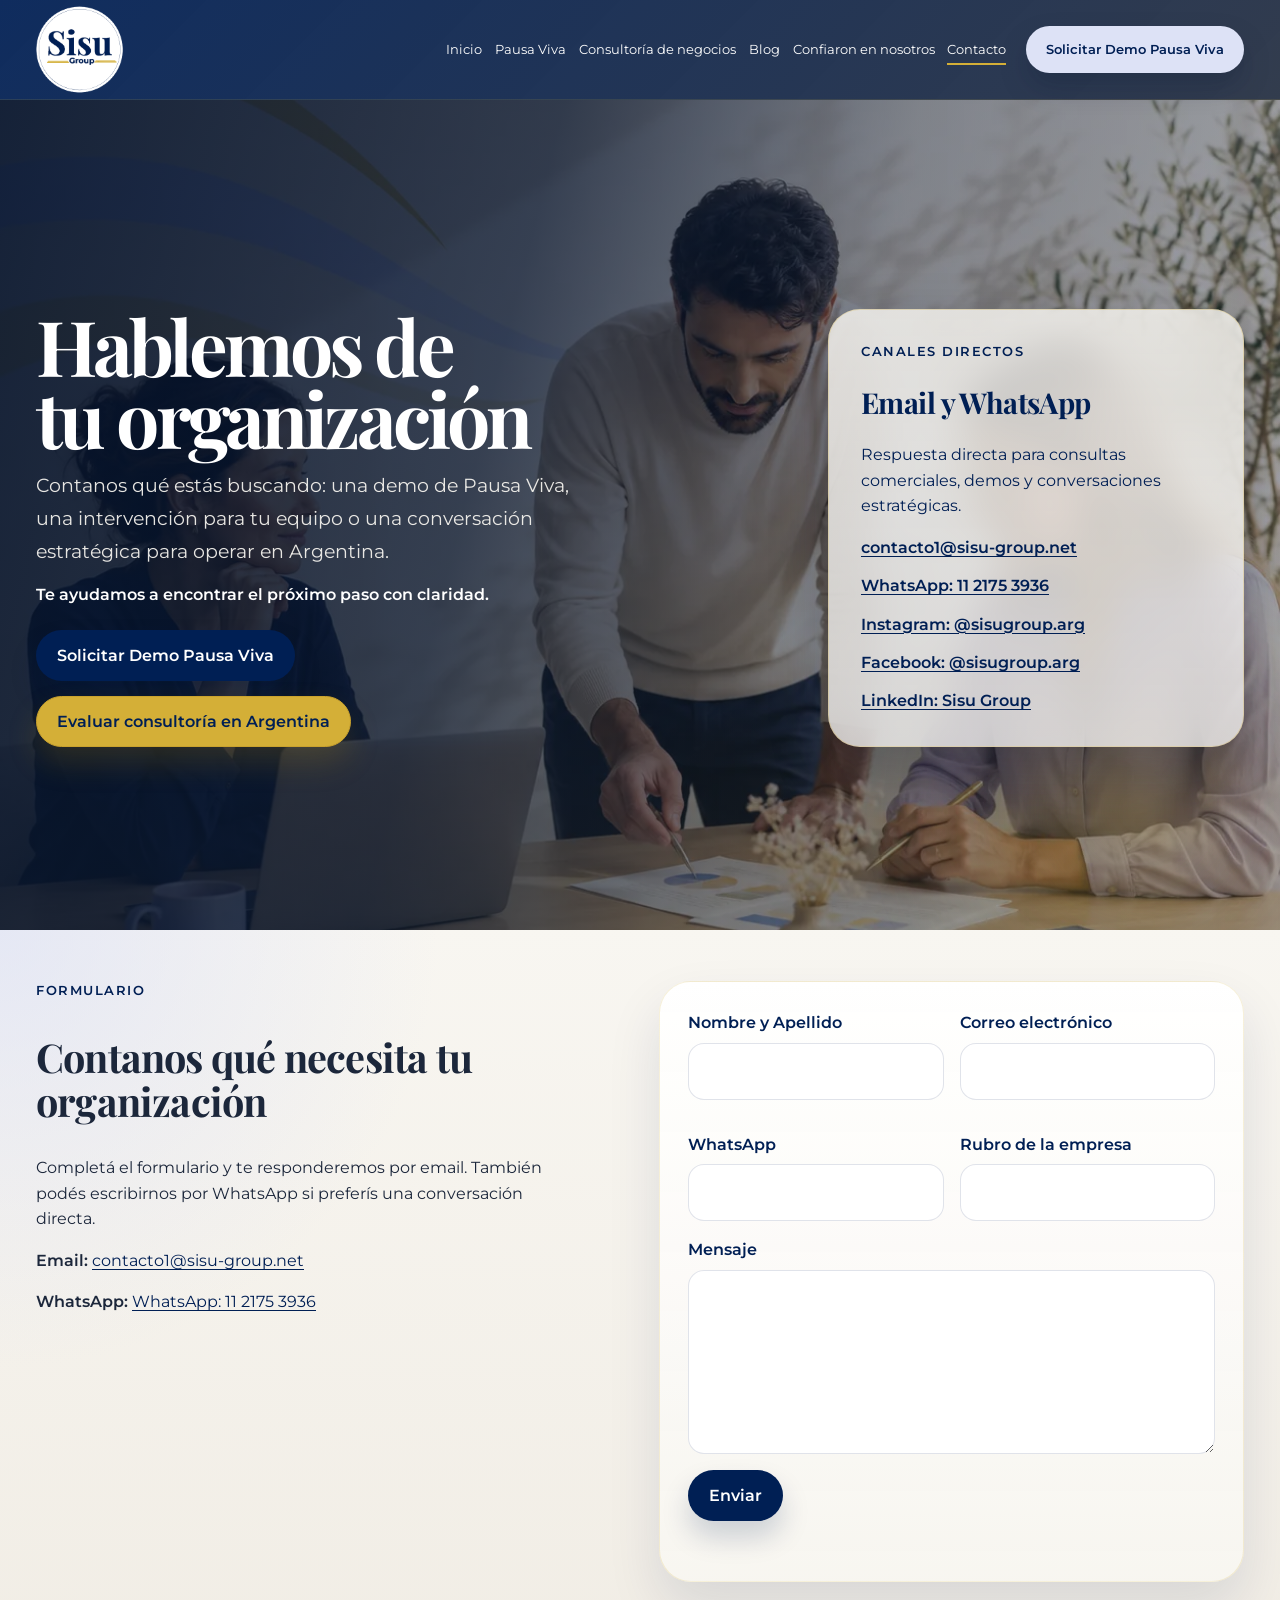
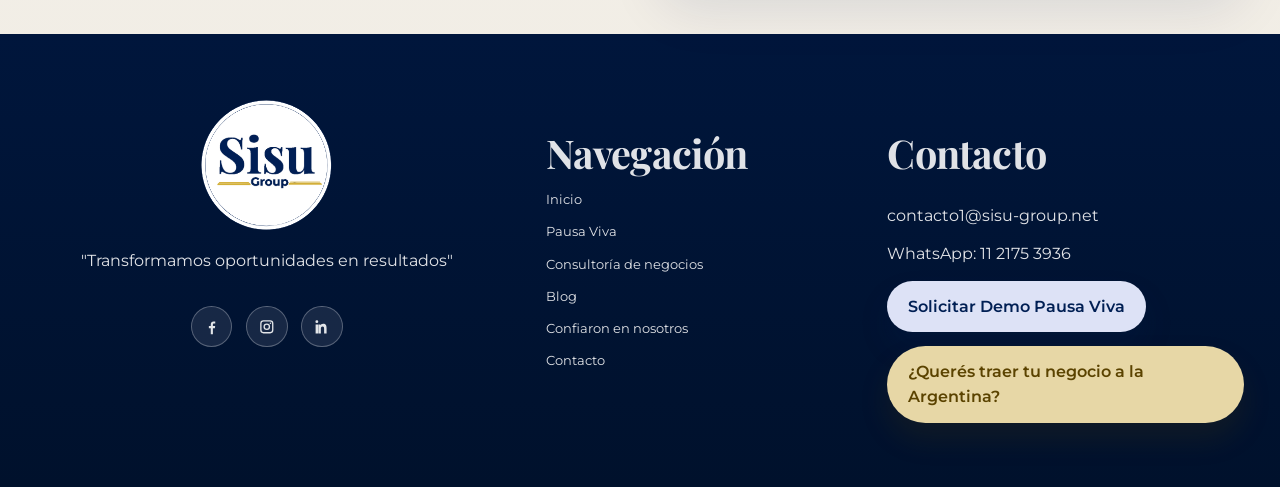
<file: contacto.html>
<!DOCTYPE html>
<html lang="es">

<head>
  <meta charset="UTF-8">
  <meta name="viewport" content="width=device-width, initial-scale=1.0">
  <title>Contacto | Sisu Group</title>
  <meta name="description"
    content="Contactá a Sisu Group para solicitar una Demo Pausa Viva, agendar una conversación o evaluar expansión en Argentina.">
  <meta property="og:title" content="Contacto | Sisu Group">
  <meta property="og:description" content="Contacto para Pausa Viva y consultoría de negocios.">
  <meta property="og:type" content="website">
  <meta property="og:url" content="contacto.html">
  <meta property="og:image" content="assets/marca/Marca Consultora de negocios Sisu Group.png">
  <link rel="stylesheet"
    href="https://fonts.googleapis.com/css2?family=Material+Symbols+Outlined:opsz,wght,FILL,GRAD@24,400,0,0">
  <link rel="stylesheet" href="css/style3.css">
</head>

<body data-page="contacto">
  <a class="skip-link" href="#main-content">Saltar al contenido</a>
  <header class="site-header" data-header>
    <div class="container header-shell">
      <a class="brand" href="index.html" aria-label="Ir a inicio Sisu Group">
        <img class="brand-logo" src="assets/marca/Marca Consultora de negocios Sisu Group.png" alt="Logo Sisu Group"
          width="259" height="264">
      </a>
      <button class="menu-toggle" type="button" aria-expanded="false" aria-controls="primary-nav" data-menu-toggle>
        <span></span><span></span><span></span><span class="sr-only">Abrir menú</span>
      </button>
      <nav class="site-nav" id="primary-nav" aria-label="Principal" data-nav>
        <a href="index.html">Inicio</a>
        <a href="pausa-viva.html">Pausa Viva</a>
        <a href="consultoria.html">Consultoría de negocios</a>
        <a href="blog.html">Blog</a>
        <a href="confiaronEnNosotros.html">Confiaron en nosotros</a>
        <a href="contacto.html" aria-current="page">Contacto</a>
      </nav>
      <a class="button button-primary button-header" href="#pausa-viva-contacto">Solicitar Demo Pausa Viva</a>
    </div>
  </header>

  <main id="main-content">
    <section class="hero hero-inner hero-contact">
      <div class="container hero-grid">
        <div class="hero-copy reveal">
          <!-- <p class="eyebrow">Contacto</p> -->
          <h1>Hablemos de tu organización</h1>
          <p>Contanos qué estás buscando: una demo de Pausa Viva, una intervención para tu equipo o una conversación
            estratégica para operar en Argentina.</p>
          <p class="contact-kicker">Te ayudamos a encontrar el próximo paso con claridad.</p>
          <div class="button-row contact-hero-actions">
            <a class="button button-primary" href="#pausa-viva-contacto">Solicitar Demo Pausa Viva</a>
            <a class="button button-contact-secondary" href="#consultoria-contacto">Evaluar consultoría en Argentina</a>
          </div>
        </div>
        <div class="hero-visual reveal">
          <div class="hero-card">
            <p class="mini-label">Canales directos</p>
            <h2 class="contact-quick-title">Email y WhatsApp</h2>
            <p class="contact-quick-copy">Respuesta directa para consultas comerciales, demos y conversaciones
              estratégicas.</p>
            <div class="contact-direct-links">
              <a class="text-link" href="mailto:contacto1@sisu-group.net">contacto1@sisu-group.net</a>
              <a class="text-link" href="https://wa.me/541121753936">WhatsApp: 11 2175 3936</a>
              <a class="text-link" href="https://www.instagram.com/sisugroup.arg" target="_blank"
                rel="noopener noreferrer" aria-label="Instagram de Sisu Group">Instagram: @sisugroup.arg</a>
              <a class="text-link" href="https://www.facebook.com/share/1GhPGk43Yi/" target="_blank"
                rel="noopener noreferrer" aria-label="Facebook de Sisu Group">Facebook: @sisugroup.arg</a>
              <a class="text-link" href="https://www.linkedin.com/company/sisu-groupargentina" target="_blank"
                rel="noopener noreferrer" aria-label="LinkedIn de Sisu Group">LinkedIn: Sisu Group</a>
            </div>
          </div>
        </div>
      </div>
    </section>

    <section class="section section-soft" id="formulario-contacto">
      <div class="container form-layout">
        <div class="reveal">
          <p class="eyebrow">Formulario</p>
          <h2>Contanos qué necesita tu organización</h2>
          <p>Completá el formulario y te responderemos por email. También podés escribirnos por WhatsApp si preferís una
            conversación directa.</p>
          <p><strong>Email:</strong> <a class="text-link"
              href="mailto:contacto1@sisu-group.net">contacto1@sisu-group.net</a></p>
          <p><strong>WhatsApp:</strong> <a class="text-link" href="https://wa.me/541121753936">WhatsApp: 11 2175
              3936</a></p>
        </div>
        <form class="contact-form reveal" data-mail-form data-form-context="contacto" novalidate>
          <div class="field-grid">
            <label>
              Nombre y Apellido
              <input type="text" name="nombre" required>
            </label>
            <label>
              Correo electrónico
              <input type="email" name="email" required>
            </label>
            <label>
              WhatsApp
              <input type="tel" name="telefono" required>
            </label>
            <label>
              Rubro de la empresa
              <input type="text" name="zona" required>
            </label>
          </div>
          <label>
            Mensaje
            <textarea name="mensaje" rows="6" required></textarea>
          </label>
          <div class="form-actions">
            <button class="button button-primary" type="submit">Enviar</button>
          </div>
          <p class="form-feedback" data-form-feedback role="status" aria-live="polite"></p>
        </form>
      </div>
    </section>
  </main>

  <footer class="site-footer">
    <div class="container footer-grid">
      <div><img class="footer-logo" src="assets/marca/Marca Consultora de negocios Sisu Group.png" alt="Logo Sisu Group"
          width="259" height="264" loading="lazy" decoding="async">
        <p>"Transformamos oportunidades en resultados"</p>
        <div class="footer-social" aria-label="Redes sociales"><a href="https://www.facebook.com/share/1GhPGk43Yi/"
            target="_blank" rel="noopener noreferrer" aria-label="Facebook de Sisu Group"><svg viewBox="0 0 24 24"
              aria-hidden="true">
              <path
                d="M13.5 22v-8h2.7l.4-3h-3.1V9.1c0-.9.3-1.6 1.6-1.6H16.7V4.8c-.3 0-1.2-.1-2.3-.1-2.3 0-3.8 1.4-3.8 4V11H8v3h2.6v8h2.9Z" />
            </svg></a><a href="https://www.instagram.com/sisugroup.arg" target="_blank" rel="noopener noreferrer"
            aria-label="Instagram de Sisu Group"><svg viewBox="0 0 24 24" aria-hidden="true">
              <path
                d="M7.5 3h9A4.5 4.5 0 0 1 21 7.5v9a4.5 4.5 0 0 1-4.5 4.5h-9A4.5 4.5 0 0 1 3 16.5v-9A4.5 4.5 0 0 1 7.5 3Zm0 1.8A2.7 2.7 0 0 0 4.8 7.5v9a2.7 2.7 0 0 0 2.7 2.7h9a2.7 2.7 0 0 0 2.7-2.7v-9a2.7 2.7 0 0 0-2.7-2.7h-9Zm9.45 1.35a1.05 1.05 0 1 1 0 2.1 1.05 1.05 0 0 1 0-2.1ZM12 7.5A4.5 4.5 0 1 1 7.5 12 4.5 4.5 0 0 1 12 7.5Zm0 1.8A2.7 2.7 0 1 0 14.7 12 2.7 2.7 0 0 0 12 9.3Z" />
            </svg></a>

          <a href="https://www.linkedin.com/company/sisu-groupargentina" target="_blank" rel="noopener noreferrer"
            aria-label="LinkedIn de Sisu Group">
            <svg viewBox="0 0 24 24" aria-hidden="true">
              <path
                d="M6.94 8.98H3.56V21h3.38V8.98ZM5.25 3a1.96 1.96 0 1 0 0 3.92A1.96 1.96 0 0 0 5.25 3Zm5.33 5.98H7.34V21h3.38v-6.3c0-1.66.31-3.27 2.37-3.27 2.03 0 2.06 1.9 2.06 3.38V21h3.38v-7.02c0-3.45-.74-6.1-4.77-6.1-1.94 0-3.24 1.06-3.77 2.07h-.05V8.98Z" />
            </svg>
          </a>
        </div>
      </div>
      <div>
        <h2>Navegación</h2>
        <nav class="footer-nav" aria-label="Footer"><a href="index.html">Inicio</a><a href="pausa-viva.html">Pausa
            Viva</a><a href="consultoria.html">Consultoría de negocios</a><a href="blog.html">Blog</a><a
            href="confiaronEnNosotros.html">Confiaron en nosotros</a><a href="contacto.html">Contacto</a></nav>
      </div>
      <div>
        <h2>Contacto</h2><a href="mailto:contacto1@sisu-group.net">contacto1@sisu-group.net</a><a
          href="https://wa.me/541121753936">WhatsApp: 11 2175 3936</a><a class="button button-primary"
          href="#pausa-viva-contacto">Solicitar Demo Pausa Viva</a><a class="button button-footer-consulting"
          href="consultoria.html">¿Querés traer tu negocio a la Argentina?</a>
      </div>
    </div>
  </footer>

  <div class="modal-backdrop" data-scanner-modal hidden></div>

  <script src="js/main5.js"></script>
</body>

</html>
</file>
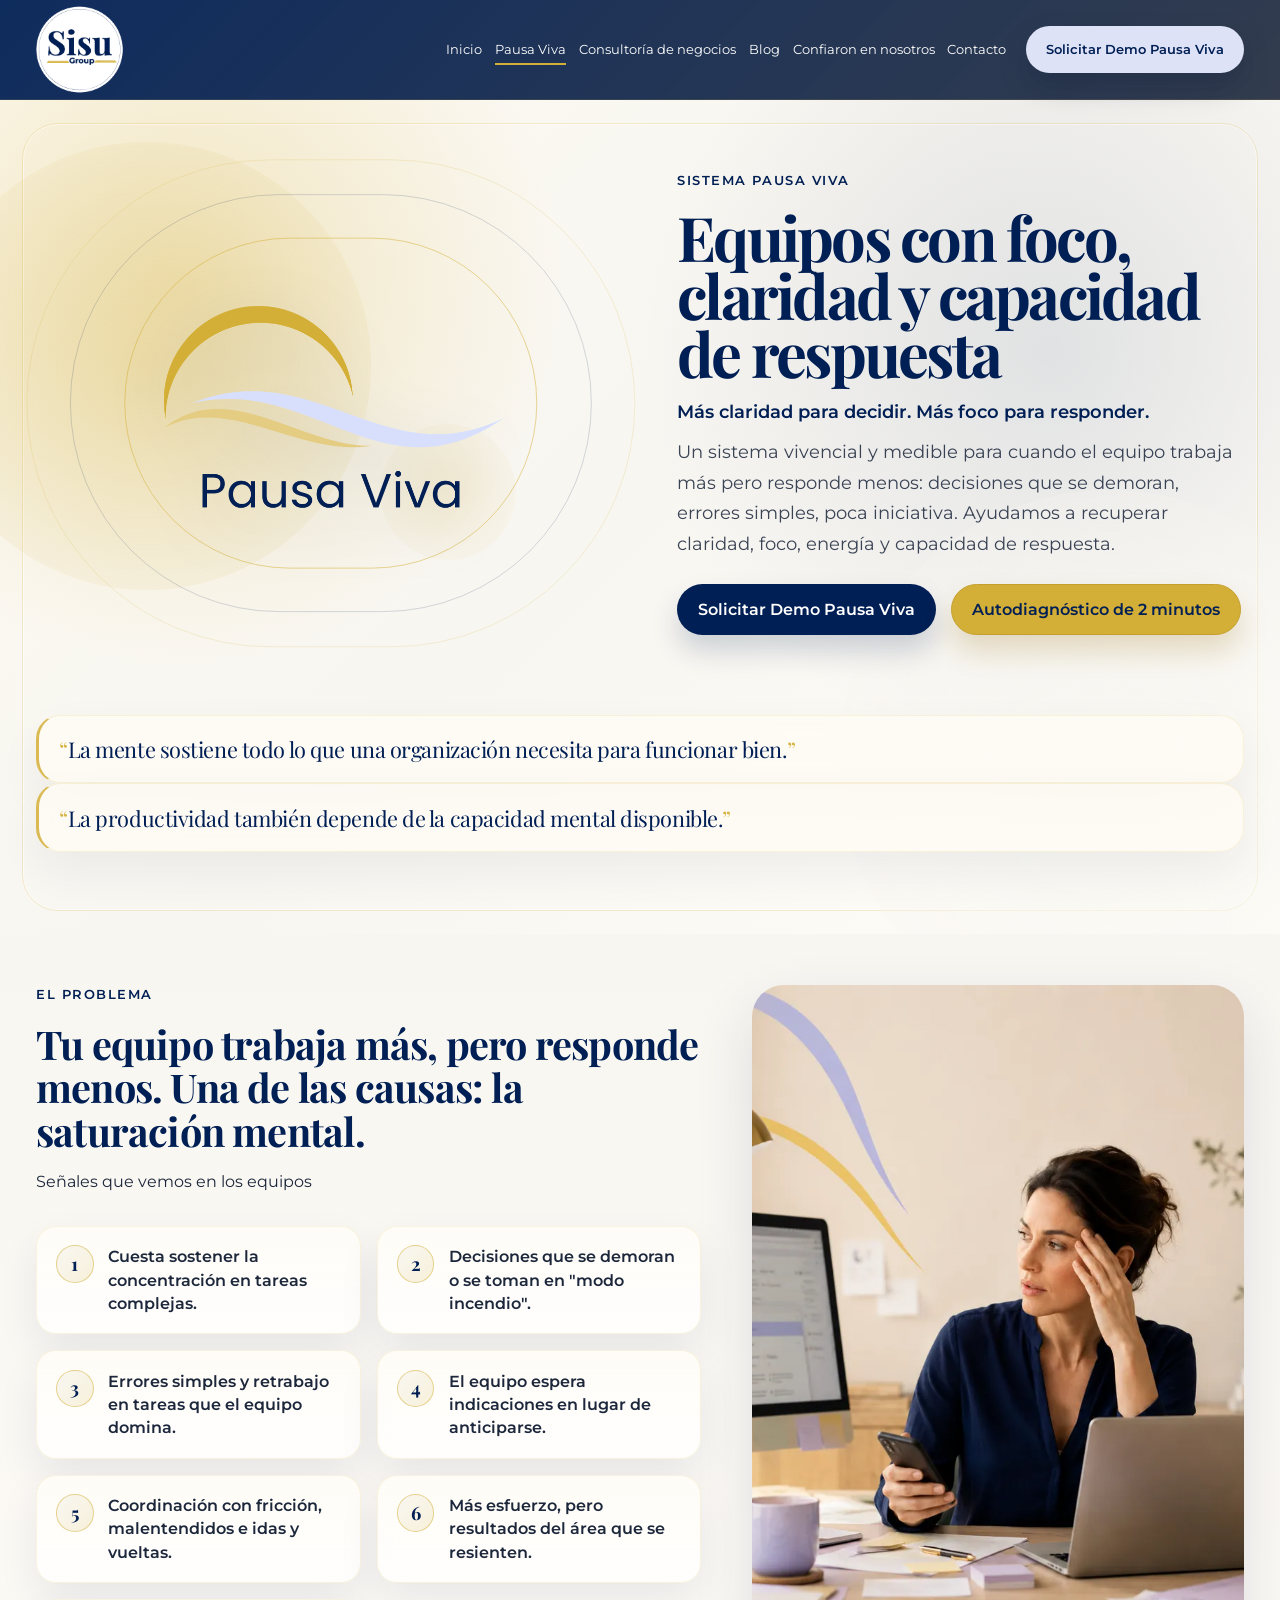
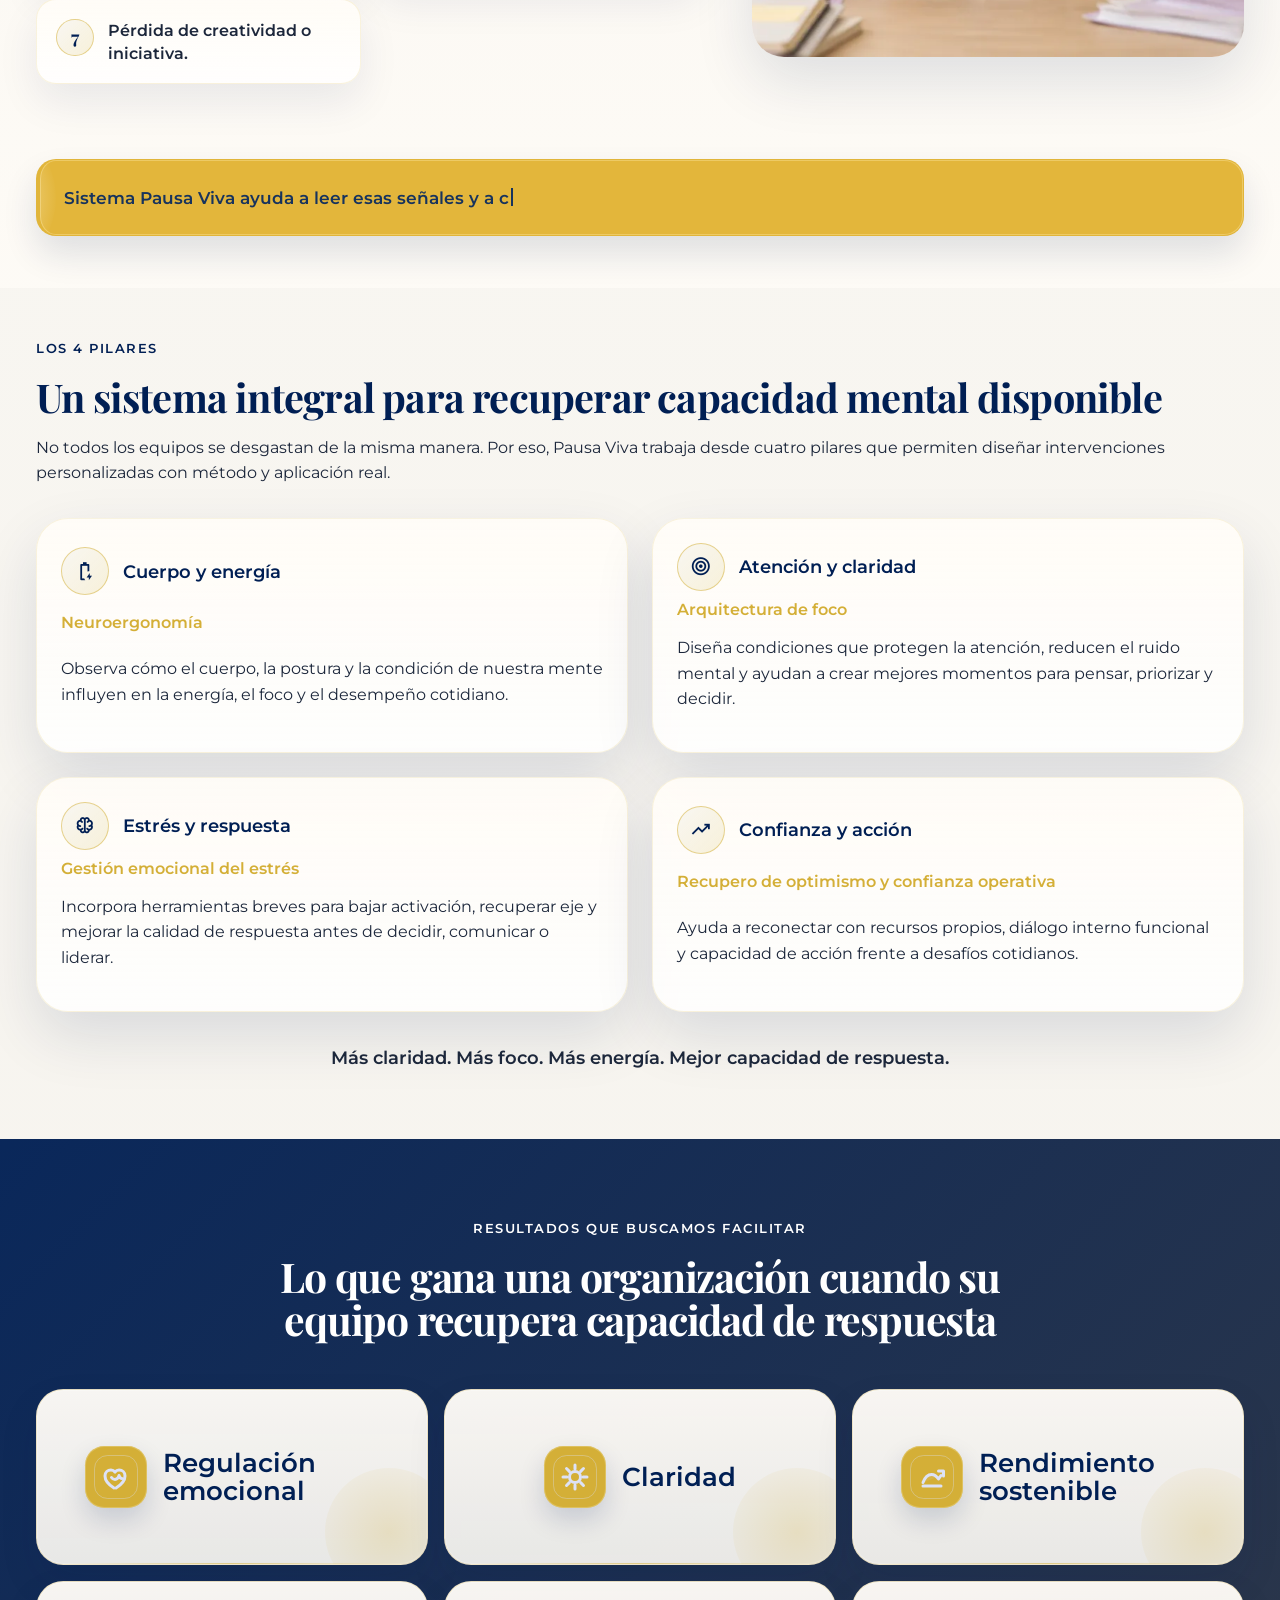
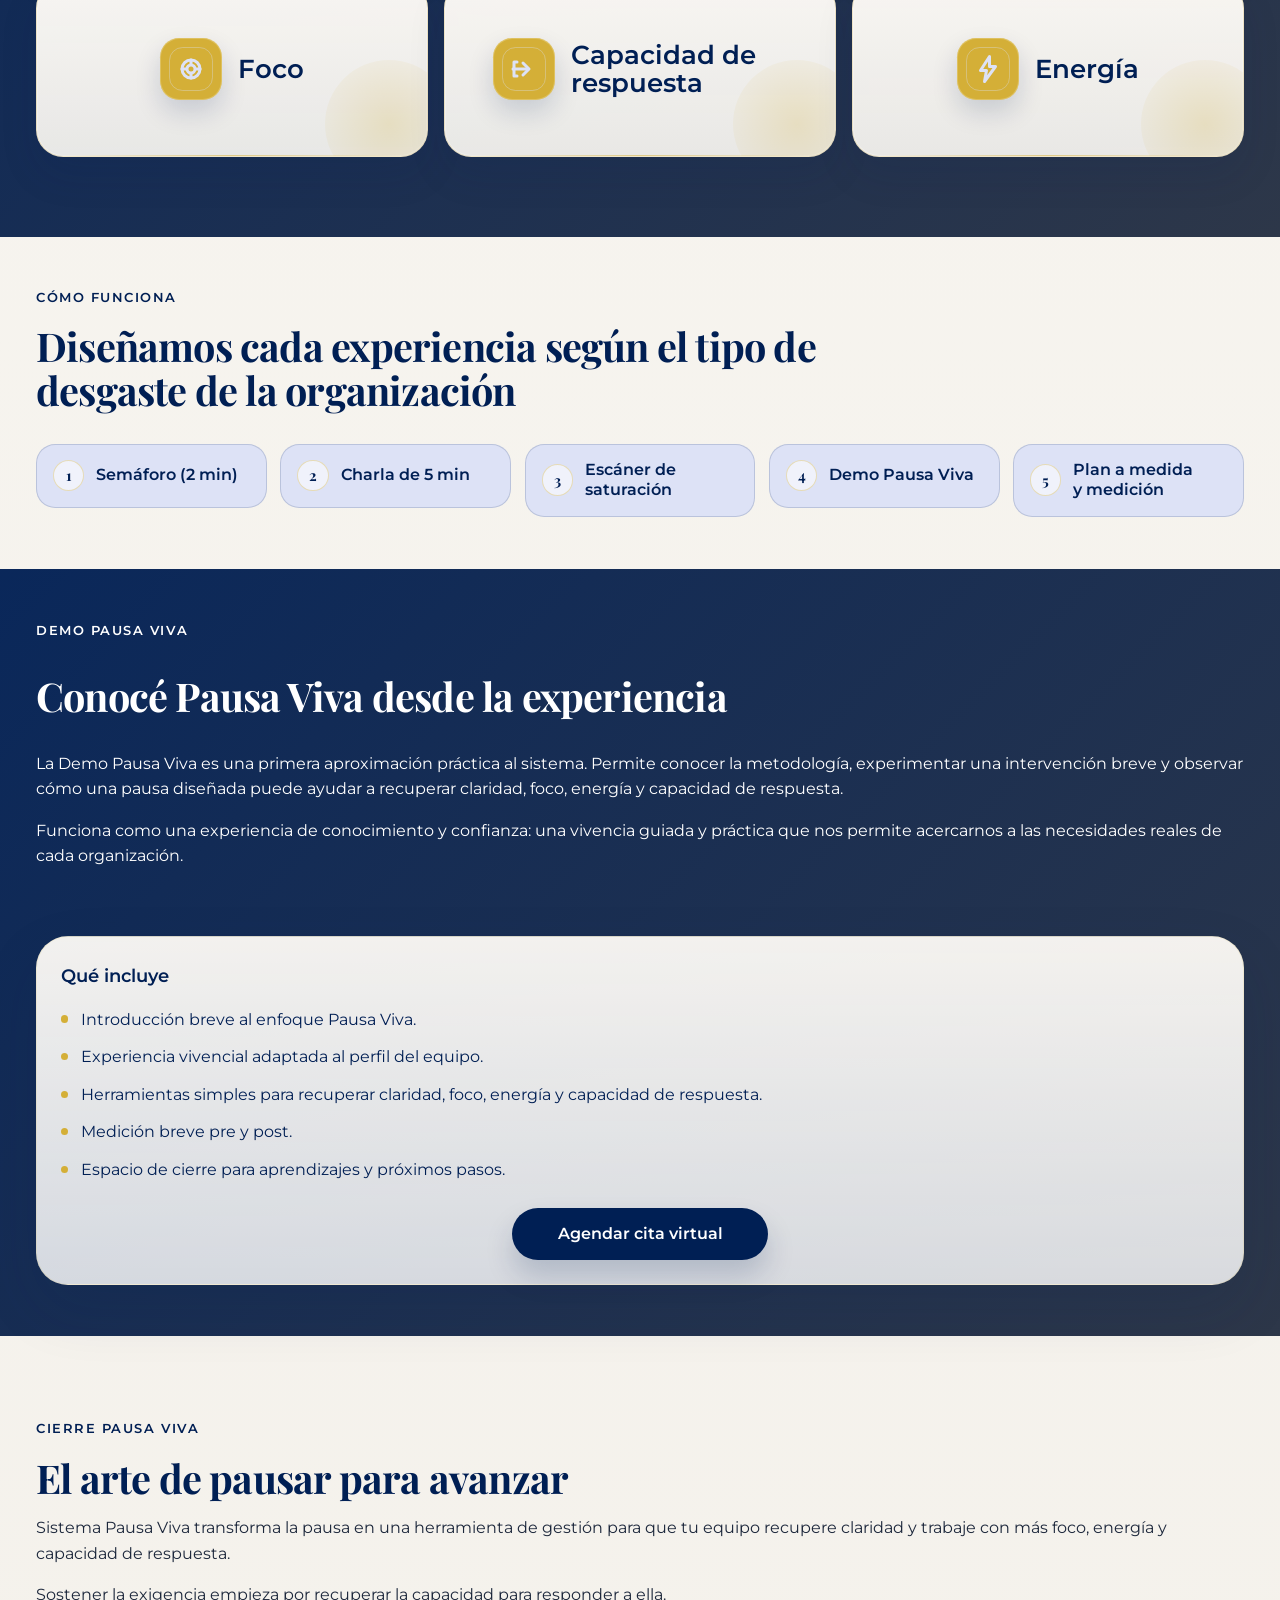
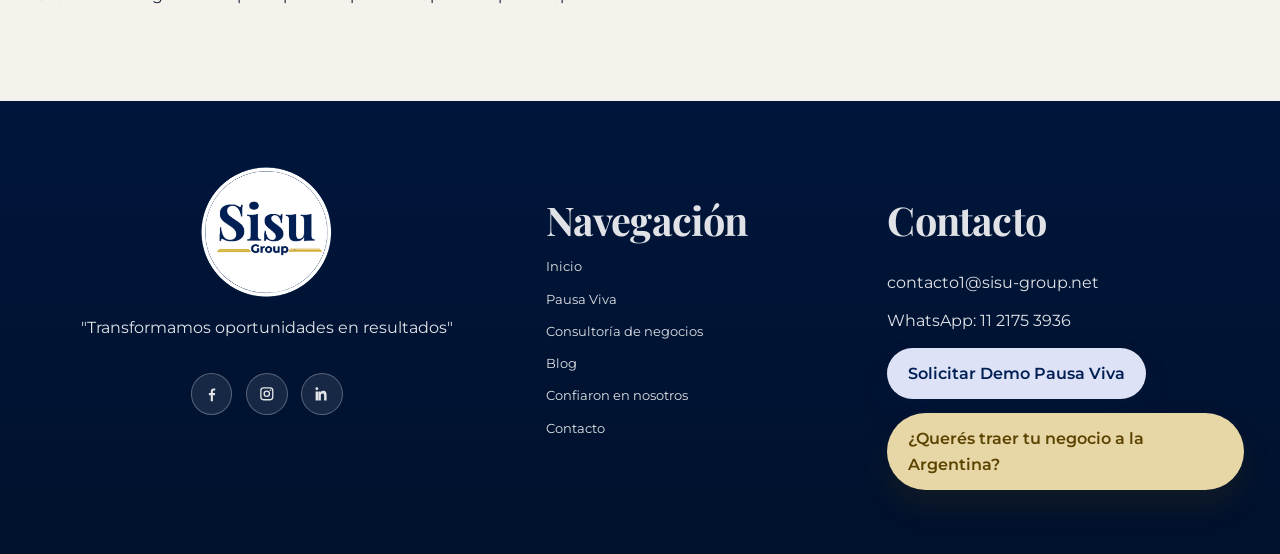
<file: pausa-viva.html>
<!DOCTYPE html>
<html lang="es">

<head>
  <meta charset="UTF-8">
  <meta name="viewport" content="width=device-width, initial-scale=1.0">
  <title>Pausa Viva | Sisu Group</title>
  <meta name="description"
    content="Sistema Pausa Viva: un sistema accesible, vivencial y medible para reducir desgaste y recuperar capacidad mental disponible.">
  <meta property="og:title" content="Pausa Viva | Sisu Group">
  <meta property="og:description"
    content="Cuidado estratégico de la mente en el trabajo con metodología, datos de contexto y propuesta de demo.">
  <meta property="og:type" content="website">
  <meta property="og:url" content="pausa-viva.html">
  <meta property="og:image" content="assets/marca/Marca Pausa Viva.png">
  <link rel="stylesheet"
    href="https://fonts.googleapis.com/css2?family=Material+Symbols+Outlined:opsz,wght,FILL,GRAD@24,400,0,0">
  <link rel="stylesheet" href="css/style3.css">
</head>

<body data-page="pausa-viva">
  <a class="skip-link" href="#main-content">Saltar al contenido</a>
  <header class="site-header" data-header>
    <div class="container header-shell">
      <a class="brand" href="index.html" aria-label="Ir a inicio Sisu Group">
        <img class="brand-logo" src="assets/marca/Marca Consultora de negocios Sisu Group.png" alt="Logo Sisu Group"
          width="259" height="264">
      </a>
      <button class="menu-toggle" type="button" aria-expanded="false" aria-controls="primary-nav" data-menu-toggle>
        <span></span><span></span><span></span><span class="sr-only">Abrir menú</span>
      </button>
      <nav class="site-nav" id="primary-nav" aria-label="Principal" data-nav>
        <a href="index.html">Inicio</a>
        <a href="pausa-viva.html" aria-current="page">Pausa Viva</a>
        <a href="consultoria.html">Consultoría de negocios</a>
        <a href="blog.html">Blog</a>
        <a href="confiaronEnNosotros.html">Confiaron en nosotros</a>
        <a href="contacto.html">Contacto</a>
      </nav>
      <a class="button button-primary button-header" href="contacto.html#pausa-viva-contacto">Solicitar Demo Pausa
        Viva</a>
    </div>
  </header>

  <main id="main-content">
    <section class="hero hero-inner pausa-viva-hero">
      <div class="hero-orb hero-orb-one" aria-hidden="true"></div>
      <div class="hero-orb hero-orb-two" aria-hidden="true"></div>
      <div class="container hero-grid pausa-viva-grid">
        <div class="hero-visual hero-visual-logo pausa-viva-system reveal" aria-hidden="true">
          <div class="system-card">
            <img class="hero-main-logo hero-main-logo-large" src="assets/marca/Marca Pausa Viva.png" alt="" width="1980"
              height="1080" fetchpriority="high" decoding="async">
            <div class="pulse-ring ring-one"></div>
            <div class="pulse-ring ring-two"></div>
            <div class="pulse-ring ring-three"></div>
          </div>
        </div>
        <div class="hero-copy hero-copy-right reveal">
          <p class="eyebrow">Sistema Pausa Viva</p>
          <h1>Equipos con foco, claridad y capacidad de respuesta</h1>
          <p class="hero-kicker">Más claridad para decidir. Más foco para responder.</p>
          <p class="hero-lead">Un sistema vivencial y medible para cuando el equipo trabaja más pero responde menos: decisiones que se demoran, errores simples, poca iniciativa. Ayudamos a recuperar claridad, foco, energía y capacidad de respuesta.</p>
          <div class="button-row">
            <a class="button button-primary" href="contacto.html#pausa-viva-contacto">Solicitar Demo Pausa Viva</a>
            <a class="button button-secondary button-diagnostic" href="#mental-scan" data-scanner-trigger
              aria-haspopup="dialog">Autodiagnóstico de 2 minutos</a>
          </div>
        </div>
        <div class="hero-support quote-section reveal">
          <div class="quote-grid hero-quote-grid">
            <div class="quote-pair">
              <blockquote class="quote-inline book-quote"><span class="book-quote-mark" aria-hidden="true">“</span><span
                  class="book-quote-text">La mente sostiene todo lo que una organización necesita para funcionar
                  bien.</span><span class="book-quote-mark" aria-hidden="true">”</span></blockquote>
            </div>
            <div class="quote-pair">
              <blockquote class="quote-inline book-quote"><span class="book-quote-mark" aria-hidden="true">“</span><span
                  class="book-quote-text">La productividad también depende de la capacidad mental
                  disponible.</span><span class="book-quote-mark" aria-hidden="true">”</span></blockquote>
            </div>
          </div>
        </div>
      </div>
    </section>
    <section class="section section-soft">
      <div class="container problem-layout">
        <div class="problem-content">
          <div class="section-heading reveal">
            <p class="eyebrow">El problema</p>
            <h2>Tu equipo trabaja más, pero responde menos. Una de las causas: la saturación mental.</h2>
            <p>Señales que vemos en los equipos</p>
          </div>
          <ol class="problem-list" aria-label="Señales frecuentes de saturación mental">
            <li class="problem-item reveal">
              <span class="problem-item-number">1</span>
              <p>Cuesta sostener la concentración en tareas complejas.</p>
            </li>
            <li class="problem-item reveal">
              <span class="problem-item-number">2</span>
              <p>Decisiones que se demoran o se toman en "modo incendio".</p>
            </li>
            <li class="problem-item reveal">
              <span class="problem-item-number">3</span>
              <p>Errores simples y retrabajo en tareas que el equipo domina.</p>
            </li>
            <li class="problem-item reveal">
              <span class="problem-item-number">4</span>
              <p>El equipo espera indicaciones en lugar de anticiparse.</p>
            </li>
            <li class="problem-item reveal">
              <span class="problem-item-number">5</span>
              <p>Coordinación con fricción, malentendidos e idas y vueltas.</p>
            </li>
            <li class="problem-item reveal">
              <span class="problem-item-number">6</span>
              <p>Más esfuerzo, pero resultados del área que se resienten.</p>
            </li>
            <li class="problem-item reveal">
              <span class="problem-item-number">7</span>
              <p>Pérdida de creatividad o iniciativa.</p>
            </li>
          </ol>
        </div>
        <div class="problem-visual reveal">
          <img class="problem-image" src="assets/img/Foto Chica Cansada.webp"
            alt="Mujer cansada trabajando frente a una laptop" width="960" height="960" loading="lazy" decoding="async">
        </div>
        <div class="problem-solution reveal" data-typewriter-container>
          <p class="section-summary" data-typewriter-text>Sistema Pausa Viva ayuda a leer esas señales y a crear mejores
            condiciones para recuperar claridad, foco, energía y capacidad de respuesta.</p>
        </div>
      </div>
    </section>

    <section class="section">
      <div class="container">
        <div class="section-heading reveal methodology-heading">
          <p class="eyebrow">Los 4 pilares</p>
          <h2>Un sistema integral para recuperar capacidad mental disponible</h2>
          <p>No todos los equipos se desgastan de la misma manera. Por eso, Pausa Viva trabaja desde cuatro pilares que
            permiten diseñar intervenciones personalizadas con método y aplicación real.</p>
        </div>
        <div class="pillar-grid">
          <article class="pillar-card reveal">
            <span class="pillar-icon material-symbols-outlined" aria-hidden="true">battery_charging_full</span>
            <h3>Cuerpo y energía</h3>
            <p class="pillar-subtitle">Neuroergonomía</p>
            <p>Observa cómo el cuerpo, la postura y la condición de nuestra mente influyen en la energía, el foco y el
              desempeño cotidiano.</p>
          </article>
          <article class="pillar-card reveal">
            <span class="pillar-icon material-symbols-outlined" aria-hidden="true">target</span>
            <h3>Atención y claridad</h3>
            <p class="pillar-subtitle">Arquitectura de foco</p>
            <p>Diseña condiciones que protegen la atención, reducen el ruido mental y ayudan a crear mejores momentos
              para pensar, priorizar y decidir.</p>
          </article>
          <article class="pillar-card reveal">
            <span class="pillar-icon material-symbols-outlined" aria-hidden="true">neurology</span>
            <h3>Estrés y respuesta</h3>
            <p class="pillar-subtitle">Gestión emocional del estrés</p>
            <p>Incorpora herramientas breves para bajar activación, recuperar eje y mejorar la calidad de respuesta
              antes de decidir, comunicar o liderar.</p>
          </article>
          <article class="pillar-card reveal">
            <span class="pillar-icon material-symbols-outlined" aria-hidden="true">trending_up</span>
            <h3>Confianza y acción</h3>
            <p class="pillar-subtitle">Recupero de optimismo y confianza operativa</p>
            <p>Ayuda a reconectar con recursos propios, diálogo interno funcional y capacidad de acción frente a
              desafíos cotidianos.</p>
          </article>
        </div>
        <div class="section-cta reveal">
          <p class="result-line">Más claridad. Más foco. Más energía. Mejor capacidad de respuesta.</p>
        </div>
      </div>
    </section>

    <section class="section section-accent section-benefits">
      <div class="container">
        <div class="section-heading reveal results-heading">
          <p class="eyebrow">Resultados que buscamos facilitar</p>
          <h2>Lo que gana una organización cuando su equipo recupera capacidad de respuesta</h2>
        </div>
        <div class="results-grid benefits-grid">
          <article class="mini-card result-card benefit-card reveal">
            <div class="benefit-icon" aria-hidden="true">
              <svg viewBox="0 0 64 64" role="presentation">
                <path
                  d="M32 54c12-7.5 18-15.2 18-24.08C50 22.57 44.37 18 38.12 18c-3.45 0-6.05 1.47-8.12 4.1C27.93 19.47 25.33 18 21.88 18 15.63 18 10 22.57 10 29.92 10 38.8 16 46.5 28 54">
                </path>
                <path d="M23 33c1.78 2.67 4.13 4 7 4 4 0 6.67-2.67 8-8 1.33 4 3.33 6 6 6"></path>
              </svg>
            </div>
            <h3>Regulación emocional</h3>
          </article>
          <article class="mini-card result-card benefit-card reveal">
            <div class="benefit-icon" aria-hidden="true">
              <svg viewBox="0 0 64 64" role="presentation">
                <circle cx="32" cy="32" r="11"></circle>
                <path
                  d="M32 8v8M32 48v8M56 32h-8M16 32H8M48.97 15.03l-5.66 5.66M20.69 43.31l-5.66 5.66M48.97 48.97l-5.66-5.66M20.69 20.69l-5.66-5.66">
                </path>
              </svg>
            </div>
            <h3>Claridad</h3>
          </article>
          <article class="mini-card result-card benefit-card reveal">
            <div class="benefit-icon" aria-hidden="true">
              <svg viewBox="0 0 64 64" role="presentation">
                <path d="M14 43c4-10.67 9.67-16 17-16 5.33 0 10 3 14 9l5-7"></path>
                <path d="M45 20h10v10"></path>
                <path d="M14 50h36"></path>
              </svg>
            </div>
            <h3>Rendimiento sostenible</h3>
          </article>
          <article class="mini-card result-card benefit-card reveal">
            <div class="benefit-icon" aria-hidden="true">
              <svg viewBox="0 0 64 64" role="presentation">
                <circle cx="32" cy="32" r="18"></circle>
                <circle cx="32" cy="32" r="8"></circle>
                <path d="M32 14v8M50 32h-8M32 50v-8M14 32h8"></path>
              </svg>
            </div>
            <h3>Foco</h3>
          </article>
          <article class="mini-card result-card benefit-card reveal">
            <div class="benefit-icon" aria-hidden="true">
              <svg viewBox="0 0 64 64" role="presentation">
                <path d="M10 32h28"></path>
                <path d="m30 20 12 12-12 12"></path>
                <path d="M18 18h-6v28h6"></path>
              </svg>
            </div>
            <h3>Capacidad de respuesta</h3>
          </article>
          <article class="mini-card result-card benefit-card reveal">
            <div class="benefit-icon" aria-hidden="true">
              <svg viewBox="0 0 64 64" role="presentation">
                <path d="M35 7 17 35h12l-4 22 22-30H35z"></path>
              </svg>
            </div>
            <h3>Energía</h3>
          </article>
        </div>
      </div>
    </section>

    <section class="section">
      <div class="container">
        <div class="section-heading reveal process-heading">
          <p class="eyebrow">Cómo funciona</p>
          <h2>Diseñamos cada experiencia según el tipo de desgaste de la organización</h2>
        </div>
        <div class="process-accordion reveal" data-process-accordion>
          <article class="process-item">
            <h3>
              <button class="process-trigger" type="button" aria-expanded="false" aria-controls="process-panel-1"
                id="process-trigger-1" data-process-trigger>
                <span class="process-trigger-number">1</span>
                <span class="process-trigger-label">Semáforo (2 min)</span>
              </button>
            </h3>
            <div class="process-panel" id="process-panel-1" role="region" aria-labelledby="process-trigger-1"
              data-process-panel hidden>
              <p style="color: #001F54;">Conversamos con líderes o responsables del equipo para entender contexto,
                dinámica de trabajo y
                principales señales de desgaste.</p>
            </div>
          </article>
          <article class="process-item">
            <h3>
              <button class="process-trigger" type="button" aria-expanded="false" aria-controls="process-panel-2"
                id="process-trigger-2" data-process-trigger>
                <span class="process-trigger-number">2</span>
                <span class="process-trigger-label">Charla de 5 min</span>
              </button>
            </h3>
            <div class="process-panel" id="process-panel-2" role="region" aria-labelledby="process-trigger-2"
              data-process-panel hidden>
              <p style="color: #001F54;">Aplicamos herramientas simples para observar niveles de estrés, foco, energía y
                capacidad mental
                disponible.</p>
            </div>
          </article>
          <article class="process-item">
            <h3>
              <button class="process-trigger" type="button" aria-expanded="false" aria-controls="process-panel-3"
                id="process-trigger-3" data-process-trigger>
                <span class="process-trigger-number">3</span>
                <span class="process-trigger-label">Escáner de saturación</span>
              </button>
            </h3>
            <div class="process-panel" id="process-panel-3" role="region" aria-labelledby="process-trigger-3"
              data-process-panel hidden>
              <p style="color: #001F54;">Realizamos una experiencia breve y guiada para que la organización conozca la
                metodología desde la
                práctica.</p>
            </div>
          </article>
          <article class="process-item">
            <h3>
              <button class="process-trigger" type="button" aria-expanded="false" aria-controls="process-panel-4"
                id="process-trigger-4" data-process-trigger>
                <span class="process-trigger-number">4</span>
                <span class="process-trigger-label">Demo Pausa Viva</span>
              </button>
            </h3>
            <div class="process-panel" id="process-panel-4" role="region" aria-labelledby="process-trigger-4"
              data-process-panel hidden>
              <p style="color: #001F54;">A partir de lo observado, definimos una propuesta adaptada al tipo de equipo,
                rubro, dinámica de
                trabajo y desgaste predominante.</p>
            </div>
          </article>
          <article class="process-item">
            <h3>
              <button class="process-trigger" type="button" aria-expanded="false" aria-controls="process-panel-5"
                id="process-trigger-5" data-process-trigger>
                <span class="process-trigger-number">5</span>
                <span class="process-trigger-label">Plan a medida y medición</span>
              </button>
            </h3>
            <div class="process-panel" id="process-panel-5" role="region" aria-labelledby="process-trigger-5"
              data-process-panel hidden>
              <p style="color: #001F54;">Evaluamos impacto percibido y compartimos recomendaciones para sostener mejores
                condiciones de trabajo.
              </p>
            </div>
          </article>
        </div>
      </div>
    </section>

    <section class="section section-accent">
      <div class="container split-callout">
        <div class="reveal">
          <p class="eyebrow">Demo Pausa Viva</p>
          <h2>Conocé Pausa Viva desde la experiencia</h2>
          <p>La Demo Pausa Viva es una primera aproximación práctica al sistema. Permite conocer la metodología,
            experimentar una intervención breve y observar cómo una pausa diseñada puede ayudar a recuperar claridad, foco, energía y capacidad de respuesta.</p>
          <p>Funciona como una experiencia de conocimiento y confianza: una vivencia guiada y práctica que nos permite acercarnos a las necesidades reales de cada organización.</p>
        </div>
        <div class="callout-card reveal">
          <h3>Qué incluye</h3>
          <ul class="feature-list">
            <li>Introducción breve al enfoque Pausa Viva.</li>
            <li>Experiencia vivencial adaptada al perfil del equipo.</li>
            <li>Herramientas simples para recuperar claridad, foco, energía y capacidad de respuesta.</li>
            <li>Medición breve pre y post.</li>
            <li>Espacio de cierre para aprendizajes y próximos pasos.</li>
          </ul>
          <br>
          <div class="button-stack demo-cta-stack">
            <a class="button button-primary" href="#demo-pausa-viva" data-demo-trigger>Agendar cita virtual</a>
          </div>
        </div>
      </div>
    </section>

    <section class="section section-cta-band">
      <div class="container cta-band reveal">
        <div>
          <p class="eyebrow">Cierre Pausa Viva</p>
          <h2>El arte de pausar para avanzar</h2>
          <p>Sistema Pausa Viva transforma la pausa en una herramienta de gestión para que tu equipo recupere claridad y trabaje con más foco, energía y capacidad de respuesta.</p>
          <p>Sostener la exigencia empieza por recuperar la capacidad para responder a ella.</p>
        </div>
      </div>
    </section>
  </main>

  <footer class="site-footer">
    <div class="container footer-grid">
      <div><img class="footer-logo" src="assets/marca/Marca Consultora de negocios Sisu Group.png" alt="Logo Sisu Group"
          width="259" height="264" loading="lazy" decoding="async">
        <p>"Transformamos oportunidades en resultados"</p>
        <div class="footer-social" aria-label="Redes sociales"><a href="https://www.facebook.com/share/1GhPGk43Yi/"
            target="_blank" rel="noopener noreferrer" aria-label="Facebook de Sisu Group"><svg viewBox="0 0 24 24"
              aria-hidden="true">
              <path
                d="M13.5 22v-8h2.7l.4-3h-3.1V9.1c0-.9.3-1.6 1.6-1.6H16.7V4.8c-.3 0-1.2-.1-2.3-.1-2.3 0-3.8 1.4-3.8 4V11H8v3h2.6v8h2.9Z" />
            </svg></a><a href="https://www.instagram.com/sisugroup.arg" target="_blank" rel="noopener noreferrer"
            aria-label="Instagram de Sisu Group"><svg viewBox="0 0 24 24" aria-hidden="true">
              <path
                d="M7.5 3h9A4.5 4.5 0 0 1 21 7.5v9a4.5 4.5 0 0 1-4.5 4.5h-9A4.5 4.5 0 0 1 3 16.5v-9A4.5 4.5 0 0 1 7.5 3Zm0 1.8A2.7 2.7 0 0 0 4.8 7.5v9a2.7 2.7 0 0 0 2.7 2.7h9a2.7 2.7 0 0 0 2.7-2.7v-9a2.7 2.7 0 0 0-2.7-2.7h-9Zm9.45 1.35a1.05 1.05 0 1 1 0 2.1 1.05 1.05 0 0 1 0-2.1ZM12 7.5A4.5 4.5 0 1 1 7.5 12 4.5 4.5 0 0 1 12 7.5Zm0 1.8A2.7 2.7 0 1 0 14.7 12 2.7 2.7 0 0 0 12 9.3Z" />
            </svg></a>
          <a href="https://www.linkedin.com/company/sisu-groupargentina" target="_blank" rel="noopener noreferrer"
            aria-label="LinkedIn de Sisu Group">
            <svg viewBox="0 0 24 24" aria-hidden="true">
              <path
                d="M6.94 8.98H3.56V21h3.38V8.98ZM5.25 3a1.96 1.96 0 1 0 0 3.92A1.96 1.96 0 0 0 5.25 3Zm5.33 5.98H7.34V21h3.38v-6.3c0-1.66.31-3.27 2.37-3.27 2.03 0 2.06 1.9 2.06 3.38V21h3.38v-7.02c0-3.45-.74-6.1-4.77-6.1-1.94 0-3.24 1.06-3.77 2.07h-.05V8.98Z" />
            </svg>
          </a>
        </div>
      </div>
      <div>
        <h2>Navegación</h2>
        <nav class="footer-nav" aria-label="Footer"><a href="index.html">Inicio</a><a href="pausa-viva.html">Pausa
            Viva</a><a href="consultoria.html">Consultoría de negocios</a><a href="blog.html">Blog</a><a
            href="confiaronEnNosotros.html">Confiaron en nosotros</a><a href="contacto.html">Contacto</a></nav>
      </div>
      <div>
        <h2>Contacto</h2><a href="mailto:contacto1@sisu-group.net">contacto1@sisu-group.net</a><a
          href="https://wa.me/541121753936">WhatsApp: 11 2175 3936</a><a class="button button-primary"
          href="contacto.html#pausa-viva-contacto">Solicitar Demo Pausa Viva</a><a
          class="button button-footer-consulting" href="consultoria.html">¿Querés traer tu negocio a la Argentina?</a>
      </div>
    </div>
  </footer>

  <div class="modal-backdrop" data-scanner-modal id="mental-scan" hidden></div>

  <script src="js/main5.js"></script>
</body>

</html>
</file>
<file: css/style3.css>
@font-face {
  font-family: "Playfair Display";
  src: url("../assets/fonts/Playfair_Display/static/PlayfairDisplay-Regular.ttf") format("truetype");
  font-weight: 400;
  font-style: normal;
  font-display: swap;
}

@font-face {
  font-family: "Playfair Display";
  src: url("../assets/fonts/Playfair_Display/static/PlayfairDisplay-Bold.ttf") format("truetype");
  font-weight: 700;
  font-style: normal;
  font-display: swap;
}

@font-face {
  font-family: "Montserrat";
  src: url("../assets/fonts/Montserrat,Playfair_Display/Montserrat/static/Montserrat-Regular.ttf") format("truetype");
  font-weight: 400;
  font-style: normal;
  font-display: swap;
}

@font-face {
  font-family: "Montserrat";
  src: url("../assets/fonts/Montserrat,Playfair_Display/Montserrat/static/Montserrat-SemiBold.ttf") format("truetype");
  font-weight: 600;
  font-style: normal;
  font-display: swap;
}

:root {
  --navy: #001f54;
  --gold: #d4af37;
  --ivory: #f8f6f1;
  --lavender: #dde2f6;
  --lavender-strong: #ced6fb;
  --graphite: #1c273b;
  --white: #ffffff;
  --border: rgba(0, 31, 84, 0.12);
  --shadow: 0 24px 60px rgba(0, 31, 84, 0.12);
  --radius-lg: 32px;
  --radius-md: 20px;
  --radius-sm: 14px;
  --container: min(1280px, calc(100vw - 4.5rem));
  --space-xs: clamp(0.75rem, 1vw, 1rem);
  --space-sm: clamp(1rem, 1.5vw, 1.25rem);
  --space-md: clamp(1.5rem, 2vw, 2rem);
  --space-lg: clamp(2rem, 4vw, 4rem);
  --space-xl: clamp(3rem, 6vw, 6rem);
}

*,
*::before,
*::after {
  box-sizing: border-box;
}

html {
  scroll-behavior: smooth;
}

body {
  margin: 0;
  font-family: "Montserrat", Arial, Helvetica, sans-serif;
  background: linear-gradient(180deg, #fcfbf7 0%, var(--ivory) 32%, #f4f1eb 100%);
  color: var(--graphite);
  line-height: 1.6;
}

img {
  display: block;
  max-width: 100%;
}

a {
  color: inherit;
  text-decoration: none;
}

button,
input,
select,
textarea {
  font: inherit;
}

.container {
  width: var(--container);
  margin: 0 auto;
}

.skip-link,
.sr-only {
  position: absolute;
  width: 1px;
  height: 1px;
  overflow: hidden;
  clip: rect(0, 0, 0, 0);
  white-space: nowrap;
}

.skip-link:focus {
  clip: auto;
  width: auto;
  height: auto;
  padding: 0.75rem 1rem;
  top: 1rem;
  left: 1rem;
  background: var(--navy);
  color: var(--white);
  z-index: 1000;
}

.site-header {
  position: sticky;
  top: 0;
  z-index: 50;
  backdrop-filter: blur(16px);
  background: linear-gradient(135deg, rgba(0, 31, 84, 0.94), rgba(28, 39, 59, 0.9));
  border-bottom: 1px solid rgba(212, 175, 55, 0.14);
  transition: border-color 180ms ease, box-shadow 180ms ease, background 180ms ease;
}

.site-header.is-scrolled {
  border-color: rgba(212, 175, 55, 0.2);
  box-shadow: 0 14px 34px rgba(0, 17, 44, 0.28);
}

.header-shell {
  display: grid;
  grid-template-columns: 88px 1fr auto;
  align-items: center;
  gap: 1.2rem;
  min-height: 3.7rem;
  padding: 0.3rem 0;
}

.brand-logo {
  width: min(88px, 100%);
  height: auto;
}

.footer-logo {
  width: min(132px, 100%);
  height: auto;
}

.site-nav {
  display: flex;
  justify-content: flex-end;
  justify-self: end;
  gap: 0.8rem;
  flex-wrap: nowrap;
  align-items: center;
}

.site-nav a,
.footer-nav a {
  position: relative;
  font-size: 0.79rem;
  white-space: nowrap;
}

.site-header .site-nav a,
.site-header .brand,
.site-header .menu-toggle {
  color: var(--white);
}

.site-nav a::after,
.footer-nav a::after {
  content: "";
  position: absolute;
  left: 0;
  bottom: -0.3rem;
  width: 100%;
  height: 2px;
  transform: scaleX(0);
  transform-origin: left;
  background: var(--gold);
  transition: transform 180ms ease;
}

.site-nav a:hover::after,
.site-nav a:focus-visible::after,
.site-nav a[aria-current="page"]::after,
.footer-nav a:hover::after,
.footer-nav a:focus-visible::after {
  transform: scaleX(1);
}

.button,
.button:visited {
  display: inline-flex;
  align-items: center;
  justify-content: center;
  gap: 0.5rem;
  min-height: 3rem;
  padding: 0.75rem 1.25rem;
  border-radius: 999px;
  border: 1px solid transparent;
  font-weight: 600;
  transition: transform 180ms ease, box-shadow 180ms ease, background 180ms ease, color 180ms ease, border-color 180ms ease;
  cursor: pointer;
}

.button:hover,
.button:focus-visible {
  transform: translateY(-1px);
}

.button-primary {
  background: var(--navy);
  color: var(--white);
  box-shadow: 0 16px 28px rgba(0, 31, 84, 0.18);
}

.button-header {
  min-height: 2.65rem;
  padding-inline: 1.2rem;
  white-space: nowrap;
  font-size: 0.82rem;
  box-shadow: 0 12px 20px rgba(0, 31, 84, 0.14);
  background: #DDE2F6;
  color: var(--navy);
  box-shadow: 0 14px 28px rgba(0, 17, 44, 0.22);
}

.button-secondary {
  background: transparent;
  color: var(--navy);
  border-color: rgba(0, 31, 84, 0.18);
}

.button-light {
  color: var(--white);
  border-color: rgba(255, 255, 255, 0.32);
}

.button-ghost {
  background: rgba(255, 255, 255, 0.65);
  color: var(--navy);
  border-color: rgba(0, 31, 84, 0.1);
}

.button-row,
.button-stack {
  display: flex;
  flex-wrap: wrap;
  gap: 1rem;
}

.button-stack {
  flex-direction: column;
}

.align-start {
  align-items: flex-start;
}

.menu-toggle {
  display: none;
  width: 3rem;
  height: 3rem;
  border-radius: 50%;
  border: 1px solid var(--border);
  background: rgba(255, 255, 255, 0.8);
  align-items: center;
  justify-content: center;
  flex-direction: column;
  gap: 0.25rem;
}

.menu-toggle span:not(.sr-only) {
  width: 1.1rem;
  height: 2px;
  background: var(--white);
}

.hero {
  padding: var(--space-xl) 0 var(--space-lg);
}

body[data-page="pausa-viva"] .hero.hero-inner {
  padding-top: 0;
}

.hero-home {
  background:
    linear-gradient(90deg, rgba(248, 246, 241, 0.97) 0%, rgba(248, 246, 241, 0.92) 34%, rgba(248, 246, 241, 0.62) 56%, rgba(248, 246, 241, 0.12) 76%),
    url("../assets/img/Background Main.webp");
  background-repeat: no-repeat;
  background-position: center right;
  background-size: cover;
  height: 600px;
}

.hero-grid,
.split-callout,
.institutional-grid,
.two-column,
.form-layout,
.contact-grid {
  display: grid;
  gap: var(--space-lg);
}

.hero-grid,
.institutional-grid,
.two-column,
.form-layout {
  grid-template-columns: repeat(2, minmax(0, 1fr));
}

.hero-grid {
  grid-template-columns: minmax(22rem, 1fr) minmax(0, 1.05fr);
  align-items: start;
  min-height: auto;
}

.contact-grid {
  grid-template-columns: repeat(2, minmax(0, 1fr));
}

.hero-copy h1,
.section-heading h2,
.cta-band h2,
.contact-card h2,
.callout-card h3,
.blog-card h2,
.blog-card h3 {
  margin: 0 0 1rem;
  color: var(--navy);
}

.hero-copy {
  max-width: 38rem;
  position: relative;
  z-index: 1;
}

h1,
h2,
.quote-block,
.quote-inline {
  font-family: "Playfair Display", Georgia, "Times New Roman", serif;
  line-height: 1.1;
  letter-spacing: -0.02em;
}

h1 {
  font-size: clamp(2.3rem, 4.8vw, 4rem);
}

h2 {
  font-size: clamp(1.65rem, 3.1vw, 2.55rem);
}

h3 {
  margin: 0 0 0.65rem;
  color: var(--navy);
  font-size: 1.15rem;
}

p {
  margin: 0 0 1rem;
}

.eyebrow,
.mini-label,
.tag {
  margin: 0 0 1rem;
  color: var(--navy);
  font-size: 0.8rem;
  font-weight: 600;
  letter-spacing: 0.12em;
  text-transform: uppercase;
}

.hero-subtitle {
  font-size: 1.25rem;
  color: var(--graphite);
  margin-bottom: 1.25rem;
}

.hero-visual {
  position: relative;
  min-height: 24rem;
  display: flex;
  align-items: center;
  justify-content: flex-end;
}

.hero-visual-logo {
  justify-content: flex-start;
  min-height: clamp(18rem, 36vw, 28rem);
}

.hero-card,
.callout-card,
.pillar-card,
.stat-card,
.blog-card,
.contact-card,
.mini-card,
.signal-card,
.trajectory-panel {
  position: relative;
  background: rgba(255, 255, 255, 0.72);
  border: 1px solid rgba(0, 31, 84, 0.09);
  border-radius: var(--radius-lg);
  box-shadow: var(--shadow);
}

.hero-card {
  width: min(34rem, 100%);
  padding: clamp(1.5rem, 4vw, 2.5rem);
  background: linear-gradient(145deg, rgba(255, 255, 255, 0.88), rgba(221, 226, 246, 0.85));
}

.hero-card-centered {
  text-align: center;
}

.hero-main-logo {
  max-width: 17rem;
  margin-bottom: 1.5rem;
}

.hero-main-logo-large {
  width: min(100%, 34rem);
  max-width: 34rem;
  margin: 0;
  opacity: 0.94;
  filter: drop-shadow(0 18px 36px rgba(0, 31, 84, 0.08));
}

.hero-copy-right {
  max-width: 40rem;
  justify-self: end;
  margin-top: clamp(3rem, 7vw, 6rem);
}

body[data-page="pausa-viva"] .hero-inner {
  overflow: hidden;
}

body[data-page="pausa-viva"] .hero-grid {
  position: relative;
  gap: clamp(1.25rem, 3vw, 3rem) clamp(1.75rem, 4vw, 4.5rem);
}

.hero-support {
  grid-column: 1;
  margin-top: clamp(-1.5rem, -1vw, -0.5rem);
  padding-top: 0;
  border-top: 0;
}

.hero-quote-grid {
  grid-template-columns: 1fr;
  gap: 1rem;
}

.hero-support .quote-pair {
  padding: 0.85rem 1rem;
  border-radius: 1.5rem;
  background: linear-gradient(180deg, rgba(255, 255, 255, 0.52), rgba(255, 255, 255, 0.24));
  border: 1px solid rgba(0, 31, 84, 0.05);
}

body[data-page="pausa-viva"] .hero-support .book-quote {
  font-size: clamp(1.2rem, 1.85vw, 1.65rem);
}

body[data-page="pausa-viva"] .pausa-viva-hero {
  position: relative;
  display: flex;
  align-items: center;
  min-height: calc(100vh - 4.15rem);
  background:
    radial-gradient(circle at 14% 22%, rgba(212, 175, 55, 0.28), transparent 30%),
    radial-gradient(circle at 82% 30%, rgba(0, 31, 84, 0.1), transparent 34%),
    linear-gradient(135deg, #fdfaf2 0%, #f8f6f1 48%, #fffdf8 100%);
}

body[data-page="pausa-viva"] .pausa-viva-hero::before {
  content: "";
  position: absolute;
  inset: 1.4rem;
  border: 1px solid rgba(212, 175, 55, 0.22);
  border-radius: 2.25rem;
  pointer-events: none;
  box-shadow: inset 0 0 0 1px rgba(255, 255, 255, 0.44);
}

body[data-page="pausa-viva"] .hero-orb {
  position: absolute;
  border-radius: 50%;
  pointer-events: none;
  filter: blur(0);
}

body[data-page="pausa-viva"] .hero-orb-one {
  width: min(28rem, 42vw);
  height: min(28rem, 42vw);
  top: 5%;
  left: -6%;
  background: radial-gradient(circle, rgba(212, 175, 55, 0.24), rgba(212, 175, 55, 0));
}

body[data-page="pausa-viva"] .hero-orb-two {
  width: min(34rem, 48vw);
  height: min(34rem, 48vw);
  right: -8%;
  bottom: -12%;
  background: radial-gradient(circle, rgba(248, 246, 241, 0.92), rgba(221, 226, 246, 0));
}

body[data-page="pausa-viva"] .pausa-viva-grid {
  position: relative;
  z-index: 1;
  grid-template-columns: minmax(0, 1.02fr) minmax(0, 0.98fr);
  align-items: center;
  row-gap: 2.5rem;
}

body[data-page="pausa-viva"] .pausa-viva-system {
  justify-content: center;
  min-height: clamp(24rem, 44vw, 34rem);
}

body[data-page="pausa-viva"] .system-card {
  position: relative;
  display: flex;
  align-items: center;
  justify-content: center;
  width: min(34rem, 92vw);
  min-height: clamp(22rem, 34vw, 28rem);
  border-radius: 2.5rem;
  background: transparent;
  border: 0;
  box-shadow: none;
  backdrop-filter: none;
  isolation: isolate;
}

body[data-page="pausa-viva"] .system-card::before {
  content: none;
}

body[data-page="pausa-viva"] .system-card::after {
  content: "";
  position: absolute;
  inset: auto 16% 14% auto;
  width: 8.5rem;
  height: 8.5rem;
  border-radius: 50%;
  background: radial-gradient(circle, rgba(212, 175, 55, 0.14), rgba(212, 175, 55, 0));
  pointer-events: none;
}

body[data-page="pausa-viva"] .pausa-viva-system .hero-main-logo-large {
  position: relative;
  z-index: 2;
  width: min(92%, 34rem);
  max-width: 34rem;
  height: auto;
  max-height: min(78vh, 26rem);
  object-fit: contain;
  object-position: center;
  opacity: 1;
  filter: drop-shadow(0 20px 32px rgba(0, 31, 84, 0.14));
}

body[data-page="pausa-viva"] .pulse-ring {
  position: absolute;
  inset: 50% auto auto 50%;
  border-radius: 999px;
  border: 1px solid rgba(212, 175, 55, 0.5);
  transform: translate(-50%, -50%);
  animation: pausa-viva-breathe 5.5s ease-in-out infinite;
}

body[data-page="pausa-viva"] .ring-one {
  width: 76%;
  height: 76%;
}

body[data-page="pausa-viva"] .ring-two {
  width: 96%;
  height: 96%;
  border-color: rgba(0, 31, 84, 0.16);
  animation-delay: 1.2s;
}

body[data-page="pausa-viva"] .ring-three {
  width: 112%;
  height: 112%;
  border-color: rgba(212, 175, 55, 0.18);
  animation-delay: 2.1s;
  animation-duration: 6.6s;
}

@keyframes pausa-viva-breathe {
  0%,
  100% {
    transform: translate(-50%, -50%) scale(0.96);
    opacity: 0.55;
  }

  50% {
    transform: translate(-50%, -50%) scale(1.04);
    opacity: 1;
  }
}

body[data-page="pausa-viva"] .pausa-viva-hero .hero-copy-right {
  max-width: 42rem;
  margin-top: 0;
}

body[data-page="pausa-viva"] .pausa-viva-hero .hero-copy h1 {
  max-width: 46rem;
  margin-bottom: 1.1rem;
  letter-spacing: -0.045em;
  line-height: 0.95;
}

body[data-page="pausa-viva"] .hero-kicker {
  margin: 0 0 0.8rem;
  color: var(--navy);
  font-size: clamp(1rem, 1.6vw, 1.12rem);
  font-weight: 700;
  line-height: 1.35;
}

body[data-page="pausa-viva"] .hero-lead {
  max-width: 40rem;
  font-size: clamp(1.05rem, 1.4vw, 1.22rem);
  line-height: 1.7;
  color: rgba(28, 39, 59, 0.86);
  margin-bottom: 1.55rem;
}

body[data-page="pausa-viva"] .pausa-viva-hero .button-row {
  align-items: center;
  gap: 0.9rem;
  margin-top: 0;
}

body[data-page="pausa-viva"] .pausa-viva-hero .hero-support {
  grid-column: 1 / -1;
  margin-top: 0;
}

body[data-page="pausa-viva"] .pausa-viva-hero .button-diagnostic {
  background: #d4af37;
  color: var(--navy);
  border-color: #c39f2e;
  box-shadow: 0 16px 28px rgba(154, 116, 17, 0.22);
}

body[data-page="pausa-viva"] .pausa-viva-hero .button-diagnostic:hover,
body[data-page="pausa-viva"] .pausa-viva-hero .button-diagnostic:focus-visible {
  background: #e0bb49;
  border-color: #d4af37;
  color: var(--navy);
  box-shadow: 0 18px 34px rgba(154, 116, 17, 0.28);
}

body[data-page="pausa-viva"] .pausa-viva-hero .hero-quote-grid {
  grid-template-columns: repeat(2, minmax(0, 1fr));
  gap: 1rem;
}

body[data-page="pausa-viva"] .pausa-viva-hero .quote-pair {
  padding: 1.2rem 1.25rem;
  border-radius: 1.5rem;
  background: rgba(255, 251, 245, 0.78);
  border: 1px solid rgba(212, 175, 55, 0.14);
  border-left: 3px solid rgba(212, 175, 55, 0.85);
  box-shadow: 0 18px 44px rgba(0, 31, 84, 0.06);
  backdrop-filter: blur(14px);
}

body[data-page="pausa-viva"] .pausa-viva-hero .book-quote {
  padding-bottom: 0;
  border-bottom: 0;
  font-size: clamp(1.08rem, 1.7vw, 1.45rem);
  line-height: 1.28;
}

body[data-page="pausa-viva"] .hero-copy {
  position: relative;
  z-index: 1;
}

body[data-page="pausa-viva"] .hero-visual {
  z-index: 0;
}

body[data-page="pausa-viva"] .section-soft {
  background: linear-gradient(180deg, rgba(248, 246, 241, 0.94), rgba(255, 252, 247, 0.78));
}

body[data-page="pausa-viva"] .section-results {
  background:
    radial-gradient(circle at top left, rgba(244, 235, 205, 0.34), transparent 34%),
    linear-gradient(180deg, rgba(255, 252, 247, 0.76), rgba(248, 246, 241, 0.96) 36%, rgba(255, 250, 242, 0.92) 100%);
}

body[data-page="pausa-viva"] .section-results::before {
  background: radial-gradient(circle, rgba(212, 175, 55, 0.18), rgba(212, 175, 55, 0));
}

body[data-page="pausa-viva"] .problem-item,
body[data-page="pausa-viva"] .problem-solution,
body[data-page="pausa-viva"] .pillar-card,
body[data-page="pausa-viva"] .result-card,
body[data-page="pausa-viva"] .callout-card {
  border-color: rgba(212, 175, 55, 0.14);
}

body[data-page="pausa-viva"] .problem-item,
body[data-page="pausa-viva"] .pillar-card,
body[data-page="pausa-viva"] .result-card,
body[data-page="pausa-viva"] .callout-card {
  background:
    linear-gradient(180deg, rgba(255, 252, 247, 0.95), rgba(255, 255, 255, 0.82));
}

body[data-page="pausa-viva"] .problem-item-number,
body[data-page="pausa-viva"] .result-card-badge,
body[data-page="pausa-viva"] .pillar-icon {
  border-color: rgba(212, 175, 55, 0.5);
  background: linear-gradient(135deg, rgba(248, 246, 241, 0.92), rgba(244, 235, 205, 0.72));
}

body[data-page="pausa-viva"] .result-card::before {
  background: linear-gradient(90deg, rgba(212, 175, 55, 0.95), rgba(212, 175, 55, 0.22), transparent);
}

body[data-page="pausa-viva"] .problem-solution {
  background: #e3b63b;
}

body[data-page="pausa-viva"] .section-benefits {
  padding-block: clamp(3.75rem, 7vw, 5rem);
}

body[data-page="pausa-viva"] .section-benefits .container {
  display: grid;
  gap: clamp(1.5rem, 3vw, 2rem);
}

body[data-page="pausa-viva"] .section-benefits .results-heading {
  margin-bottom: 0;
  max-width: 54rem;
}

body[data-page="pausa-viva"] .section-benefits .results-heading h2 {
  font-size: clamp(1.95rem, 3.2vw, 2.85rem);
  line-height: 1.04;
  text-wrap: balance;
}

body[data-page="pausa-viva"] .benefits-grid {
  grid-template-columns: repeat(3, minmax(0, 1fr));
  gap: 1rem;
}

body[data-page="pausa-viva"] .benefit-card {
  display: flex;
  align-items: center;
  justify-content: center;
  gap: 1rem;
  min-height: 11rem;
  padding: 1.35rem 1.25rem 1.3rem;
  background:
    linear-gradient(180deg, rgba(255, 252, 247, 0.97), rgba(248, 246, 241, 0.93));
  border: 1px solid rgba(212, 175, 55, 0.22);
  border-radius: 1.7rem;
  box-shadow:
    0 18px 38px rgba(0, 31, 84, 0.1),
    0 0 0 1px rgba(255, 255, 255, 0.26) inset;
}

body[data-page="pausa-viva"] .benefit-card::before {
  inset: auto 1.2rem 0 1.2rem;
  width: auto;
  height: 1px;
  background: linear-gradient(90deg, rgba(212, 175, 55, 0), rgba(212, 175, 55, 0.78), rgba(212, 175, 55, 0));
  opacity: 0.72;
}

body[data-page="pausa-viva"] .benefit-card::after {
  top: auto;
  right: -1.6rem;
  bottom: -2rem;
  width: 8rem;
  height: 8rem;
  background: radial-gradient(circle, rgba(212, 175, 55, 0.22), rgba(212, 175, 55, 0));
}

body[data-page="pausa-viva"] .benefit-card h3 {
  flex: 0 1 auto;
  margin: 0;
  max-width: 12ch;
  color: #001f54;
  font-size: clamp(1.28rem, 2vw, 1.65rem);
  line-height: 1.08;
  text-align: left;
}

body[data-page="pausa-viva"] .benefit-icon {
  position: relative;
  z-index: 1;
  display: grid;
  place-items: center;
  width: 3.9rem;
  height: 3.9rem;
  border-radius: 1.2rem;
  flex-shrink: 0;
  background: #D4AF37;
  box-shadow:
    0 12px 26px rgba(0, 31, 84, 0.16),
    0 0 0 1px rgba(255, 248, 224, 0.24) inset;
}

body[data-page="pausa-viva"] .benefit-icon::after {
  content: "";
  position: absolute;
  inset: 0.55rem;
  border-radius: 0.85rem;
  border: 1px solid rgba(221, 226, 246, 0.34);
}

body[data-page="pausa-viva"] .benefit-icon svg {
  width: 2rem;
  height: 2rem;
  stroke: #DDE2F6;
  stroke-width: 6; /* Cambia este valor si queres ajustar el grosor del icono */
  stroke-linecap: round;
  stroke-linejoin: round;
  fill: none;
}

body[data-page="pausa-viva"] .benefit-card:nth-child(3) .benefit-icon svg path,
body[data-page="pausa-viva"] .benefit-card:nth-child(4) .benefit-icon svg path {
  fill: rgba(221, 226, 246, 0.1);
}

body[data-page="pausa-viva"] .section-cta {
  justify-content: center;
}

body[data-page="pausa-viva"] .section-cta .result-line {
  margin-inline: auto;
  text-align: center;
}

body[data-page="pausa-viva"] .book-quote-mark {
  color: rgba(212, 175, 55, 0.95);
}

body[data-page="pausa-viva"] .section-accent {
  background: linear-gradient(135deg, rgba(0, 31, 84, 0.96), rgba(28, 39, 59, 0.92));
}

.sisu-secondary-mark {
  max-width: 18rem;
  margin-inline: auto;
}

.hero-points {
  display: grid;
  gap: 0.75rem;
  padding: 0;
  margin: 0;
  list-style: none;
}

.hero-points li,
.feature-list li {
  position: relative;
  padding-left: 1.25rem;
}

.hero-points li::before,
.feature-list li::before {
  content: "";
  position: absolute;
  top: 0.55rem;
  left: 0;
  width: 0.45rem;
  height: 0.45rem;
  border-radius: 50%;
  background: var(--gold);
}

.hero-note,
.support-copy,
.form-note,
.trajectory-label,
.stat-card span {
  color: rgba(28, 39, 59, 0.8);
  font-size: 0.95rem;
}

body[data-page="consultoria"] .hero-consulting {
  position: relative;
  overflow: hidden;
  isolation: isolate;
  background-color: #0d2746;
  background-image:
    linear-gradient(115deg, rgba(8, 24, 46, 0.9) 0%, rgba(8, 24, 46, 0.74) 42%, rgba(8, 24, 46, 0.28) 72%, rgba(8, 24, 46, 0.18) 100%),
    radial-gradient(circle at top right, rgba(214, 182, 116, 0.18), rgba(214, 182, 116, 0) 34%),
    url("../assets/img/Background%20Negocio.webp");
  background-position: left center, top right, center;
  background-repeat: no-repeat;
  background-size: cover, auto, cover;
}

body[data-page="consultoria"] .hero-consulting::before {
  content: "";
  position: absolute;
  inset: 0;
  background:
    linear-gradient(180deg, rgba(247, 242, 232, 0.12) 0%, rgba(247, 242, 232, 0) 28%),
    linear-gradient(90deg, rgba(247, 242, 232, 0.12) 0%, rgba(247, 242, 232, 0.04) 38%, rgba(247, 242, 232, 0) 65%);
  pointer-events: none;
  z-index: -1;
}

body[data-page="consultoria"] .hero-consulting::after {
  content: "";
  position: absolute;
  inset: auto auto -18% 52%;
  width: min(34rem, 40vw);
  height: min(34rem, 40vw);
  border-radius: 50%;
  background: radial-gradient(circle, rgba(214, 182, 116, 0.24) 0%, rgba(214, 182, 116, 0.08) 36%, rgba(214, 182, 116, 0) 72%);
  filter: blur(14px);
  pointer-events: none;
  z-index: -1;
}

body[data-page="consultoria"] .hero-consulting .hero-grid {
  position: relative;
  align-items: center;
  gap: clamp(1.5rem, 4vw, 4rem);
  min-height: clamp(30rem, 72vh, 42rem);
}

body[data-page="consultoria"] .hero-consulting .hero-copy {
  max-width: 35rem;
  padding: clamp(1.5rem, 3vw, 2rem) 0;
}

body[data-page="consultoria"] .hero-consulting .eyebrow,
body[data-page="consultoria"] .hero-consulting .hero-copy h1,
body[data-page="consultoria"] .hero-consulting .hero-copy p {
  color: var(--white);
}

body[data-page="consultoria"] .hero-consulting .eyebrow {
  letter-spacing: 0.18em;
}

body[data-page="consultoria"] .hero-consulting .hero-copy h1 {
  max-width: 12ch;
  margin-bottom: 1rem;
  font-size: clamp(3rem, 5.8vw, 5.1rem);
  line-height: 0.95;
  letter-spacing: -0.05em;
  text-wrap: balance;
}

body[data-page="consultoria"] .hero-consulting .hero-copy > p:first-of-type {
  max-width: 34rem;
  margin-bottom: 1rem;
  font-size: clamp(1.1rem, 1.7vw, 1.38rem);
  line-height: 1.45;
  color: rgba(255, 255, 255, 0.92);
}

body[data-page="consultoria"] .hero-consulting-summary {
  max-width: 31rem;
  margin: 0 0 1.65rem;
  font-size: 1rem;
  line-height: 1.65;
  color: rgba(255, 255, 255, 0.76);
}

body[data-page="consultoria"] .hero-consulting .hero-visual {
  justify-content: center;
  min-height: 100%;
}

body[data-page="consultoria"] .hero-consulting .hero-card {
  width: min(28rem, 100%);
  padding: clamp(1.5rem, 3vw, 2.35rem);
  border: 0;
  border-radius: 0;
  background: transparent;
  box-shadow: none;
  backdrop-filter: none;
}

body[data-page="consultoria"] .hero-consulting .consulting-identity {
  position: relative;
  display: grid;
  justify-items: center;
  gap: 0.35rem;
  isolation: isolate;
  overflow: visible;
}

body[data-page="consultoria"] .hero-consulting .consulting-ring {
  position: absolute;
  top: 50%;
  left: 50%;
  border-radius: 50%;
  transform: translate(-50%, -58%) scale(0.96);
  transform-origin: center;
  pointer-events: none;
  opacity: 0.42;
  z-index: -1;
  animation: consultingRingPulse 11s ease-in-out infinite;
}

body[data-page="consultoria"] .hero-consulting .consulting-ring-one {
  width: min(17.5rem, 62%);
  aspect-ratio: 1;
  border: 1px solid rgba(212, 175, 55, 0.3);
  box-shadow: 0 0 0 1px rgba(255, 255, 255, 0.04) inset;
}

body[data-page="consultoria"] .hero-consulting .consulting-ring-two {
  width: min(23rem, 82%);
  aspect-ratio: 1;
  border: 1px solid rgba(209, 217, 242, 0.24);
  opacity: 0.3;
  animation-delay: -3.5s;
}

body[data-page="consultoria"] .hero-consulting .consulting-ring-three {
  width: min(29rem, 104%);
  aspect-ratio: 1;
  border: 1px solid rgba(103, 130, 173, 0.18);
  opacity: 0.2;
  animation-delay: -7s;
}

@keyframes consultingRingPulse {
  0%,
  100% {
    transform: translate(-50%, -58%) scale(0.96);
    opacity: 0.16;
  }

  45% {
    transform: translate(-50%, -58%) scale(1.02);
    opacity: 0.38;
  }

  70% {
    transform: translate(-50%, -58%) scale(1.06);
    opacity: 0.22;
  }
}

@media (prefers-reduced-motion: reduce) {
  body[data-page="consultoria"] .hero-consulting .consulting-ring {
    animation: none;
    opacity: 0.18;
  }
}

body[data-page="consultoria"] .hero-consulting .hero-main-logo {
  position: relative;
  z-index: 1;
  width: min(70%, 17rem);
  max-width: 17rem;
  height: auto;
  max-height: 17rem;
  object-fit: contain;
  object-position: center;
  margin-bottom: 1rem;
  filter: drop-shadow(0 16px 28px rgba(4, 16, 34, 0.18));
}

body[data-page="consultoria"] .hero-consulting .hero-note {
  position: relative;
  z-index: 1;
  display: inline-flex;
  align-items: center;
  justify-content: center;
  max-width: 18rem;
  margin: 0;
  padding: 0.7rem 1rem;
  border-radius: 999px;
  background: rgba(248, 246, 241, 0.92);
  border: 1px solid rgba(0, 31, 84, 0.1);
  box-shadow: 0 12px 28px rgba(4, 16, 34, 0.12);
  font-size: 1rem;
  line-height: 1.55;
  color: var(--navy);
  text-shadow: none;
  text-align: center;
}

body[data-page="consultoria"] .consulting-audience {
  background: linear-gradient(180deg, rgba(248, 246, 241, 0.82), rgba(255, 252, 247, 0.92));
}

body[data-page="consultoria"] .consulting-audience-grid {
  align-items: center;
  gap: clamp(1.75rem, 4vw, 4rem);
}

body[data-page="consultoria"] .consulting-audience-media {
  position: relative;
  width: min(100%, 38rem);
  margin-inline: auto;
  border-radius: clamp(1.5rem, 3vw, 2rem);
  overflow: hidden;
  box-shadow: 0 24px 54px rgba(0, 31, 84, 0.14);
  background: rgba(255, 252, 247, 0.92);
}

body[data-page="consultoria"] .consulting-audience-media img {
  width: 100%;
  min-height: 0;
  object-fit: cover;
  border-radius: 0;
  box-shadow: none;
}

body[data-page="consultoria"] .consulting-audience-copy {
  max-width: 34rem;
}

body[data-page="consultoria"] .consulting-audience-copy h2 {
  margin-bottom: 1rem;
}

body[data-page="consultoria"] .consulting-audience-copy p:last-child {
  margin-bottom: 0;
  color: rgba(28, 39, 59, 0.88);
}

.abstract-orbit {
  position: absolute;
  border-radius: 50%;
  border: 1px solid rgba(212, 175, 55, 0.5);
}

.orbit-a {
  width: 14rem;
  height: 14rem;
  top: 10%;
  right: 0;
}

.orbit-b {
  width: 22rem;
  height: 22rem;
  bottom: 0;
  left: 5%;
  border-color: rgba(0, 31, 84, 0.12);
}

.section {
  padding: var(--space-lg) 0;
}

.section-soft {
  background: linear-gradient(180deg, rgba(221, 226, 246, 0.4), rgba(248, 246, 241, 0.25));
}

.section-results {
  position: relative;
  background:
    radial-gradient(circle at top left, rgba(221, 226, 246, 0.82), transparent 34%),
    linear-gradient(180deg, rgba(255, 255, 255, 0.58), rgba(248, 246, 241, 0.92) 36%, rgba(237, 241, 255, 0.45) 100%);
}

.section-results::before {
  content: "";
  position: absolute;
  inset: 1.5rem auto auto 50%;
  width: min(18rem, 30vw);
  height: min(18rem, 30vw);
  border-radius: 50%;
  background: radial-gradient(circle, rgba(212, 175, 55, 0.14), rgba(212, 175, 55, 0));
  translate: -50% 0;
  pointer-events: none;
}

.section-contrast {
  background: linear-gradient(180deg, var(--navy) 0%, #062766 100%);
  color: var(--white);
}

.section-contrast .section-heading h2,
.section-contrast .eyebrow,
.section-contrast .result-line,
.section-contrast .timeline-item h3,
.section-contrast .timeline-item span,
.section-contrast .section-heading p,
.section-contrast .section-cta p,
.section-contrast .stat-card p {
  color: var(--white);
}

.section-contrast .stat-card,
.section-contrast .timeline-item {
  background: #DDE2F6;
  border-color: rgba(0, 31, 84, 0.12);
  box-shadow: none;
}

.section-contrast .stat-card span {
  color: #001f54;
  font-size: 0.84rem;
  line-height: 1.35;
  text-align: center;
}

.section-contrast .stat-card p:last-of-type {
  color: #001f54;
}

.section-contrast .stat-card .stat-value,
.section-contrast .stat-card p,
.section-contrast .stat-card span {
  color: #001f54;
}

.section-contrast .section-heading,
.section-contrast .section-cta > p {
  max-width: none;
}

.section-contrast .section-heading {
  text-align: center;
}

.process-heading .eyebrow {
  text-align: left;
}

.section-contrast .section-heading h2 {
  margin-bottom: 0;
  font-size: clamp(1.8rem, 3vw, 2.4rem);
  line-height: 1.14;
  text-shadow: none;
}

.section-contrast .section-cta > p {
  flex: 1 1 auto;
}

.section-contrast .section-cta .button {
  background: #DDE2F6;
  color: #001f54;
}

.section-accent {
  background: linear-gradient(135deg, rgba(0, 31, 84, 0.95), rgba(46, 63, 117, 0.9));
  color: var(--white);
}

.section-accent h2,
.section-accent h3,
.section-accent .eyebrow,
.section-accent .support-copy {
  color: var(--white);
}

.section-accent .callout-card h3,
.section-accent .callout-card .feature-list li {
  color: var(--navy);
}

.section-cta-band {
  padding-bottom: var(--space-xl);
}

.section-heading {
  max-width: 52rem;
  margin-bottom: 2rem;
}

.problem-layout {
  display: grid;
  grid-template-columns: minmax(0, 1.15fr) minmax(300px, 0.85fr);
  gap: clamp(1.75rem, 4vw, 3.5rem);
  align-items: start;
}

.problem-content {
  min-width: 0;
}

.problem-list {
  display: grid;
  grid-template-columns: repeat(2, minmax(0, 1fr));
  gap: 1rem;
  padding: 0;
  margin: 0;
  list-style: none;
}

.problem-item {
  display: grid;
  grid-template-columns: auto 1fr;
  gap: 0.9rem;
  align-items: start;
  padding: 1.15rem 1.2rem;
  background: rgba(255, 255, 255, 0.76);
  border: 1px solid rgba(0, 31, 84, 0.1);
  border-radius: var(--radius-md);
  box-shadow: 0 18px 42px rgba(0, 31, 84, 0.08);
}

.problem-item-number {
  display: grid;
  place-items: center;
  width: 2.35rem;
  height: 2.35rem;
  border-radius: 50%;
  background: linear-gradient(135deg, rgba(212, 175, 55, 0.22), rgba(221, 226, 246, 0.9));
  border: 1px solid rgba(212, 175, 55, 0.5);
  color: var(--navy);
  font-family: "Playfair Display", Georgia, "Times New Roman", serif;
  font-size: 1.15rem;
  font-weight: 700;
  line-height: 1;
}

.problem-item p {
  margin: 0;
  color: var(--graphite);
  font-weight: 600;
  line-height: 1.45;
}

.problem-solution {
  grid-column: 1 / -1;
  position: relative;
  isolation: isolate;
  margin-top: 1.5rem;
  padding: 1.45rem 1.5rem;
  background: #e3b63b;
  border: 1px solid rgba(176, 128, 27, 0.42);
  border-left: 4px solid rgba(133, 93, 10, 0.9);
  border-radius: var(--radius-md);
  box-shadow:
    0 18px 34px rgba(0, 31, 84, 0.12),
    0 0 0 1px rgba(255, 235, 175, 0.36) inset;
  overflow: hidden;
}

.problem-solution::before {
  content: "";
  position: absolute;
  top: 50%;
  left: -12%;
  width: 10rem;
  height: 10rem;
  border-radius: 50%;
  background: radial-gradient(circle, rgba(255, 251, 236, 0.72) 0%, rgba(255, 251, 236, 0.38) 38%, rgba(255, 251, 236, 0) 72%);
  transform: translateY(-50%);
  animation: problem-solution-glow-sweep 5.8s ease-in-out infinite alternate;
  pointer-events: none;
  z-index: 0;
}

.problem-solution::after {
  content: none;
}

.problem-solution .section-summary {
  position: relative;
  z-index: 1;
  margin: 0;
  color: #17335d;
  font-size: 1.05rem;
  font-weight: 600;
  line-height: 1.7;
}

.problem-solution [data-typewriter-text]::after {
  content: "";
  display: inline-block;
  width: 0.08em;
  height: 1.05em;
  margin-left: 0.14em;
  vertical-align: -0.12em;
  background: currentColor;
  opacity: 0;
}

.problem-solution.is-typing [data-typewriter-text]::after {
  opacity: 1;
  animation: typewriter-caret 0.9s steps(1, end) infinite;
}

.problem-solution.is-typed [data-typewriter-text]::after {
  opacity: 0;
}

@keyframes problem-solution-glow-sweep {
  0% {
    left: -12%;
    transform: translateY(-50%);
  }

  100% {
    left: calc(100% - 8rem);
    transform: translateY(-50%);
  }
}

@keyframes typewriter-caret {
  0%,
  49% {
    opacity: 1;
  }

  50%,
  100% {
    opacity: 0;
  }
}

.problem-visual {
  position: relative;
  min-height: 100%;
}

.problem-image {
  width: 100%;
  height: clamp(30rem, 58vw, 42rem);
  object-fit: cover;
  object-position: center;
  border-radius: var(--radius-lg);
  box-shadow: var(--shadow);
}

.methodology-heading {
  max-width: none;
}

.results-heading {
  max-width: none;
  margin-bottom: 2.6rem;
  margin-inline: auto;
  text-align: center;
}

.results-heading h2 {
  max-width: none;
  font-size: clamp(2rem, 3vw, 3.1rem);
  line-height: 1.02;
  letter-spacing: -0.03em;
  white-space: normal;
  text-wrap: wrap;
}

.methodology-heading > p {
  white-space: normal;
}

.stats-grid,
.pillar-grid,
.results-grid,
.signal-grid,
.blog-grid {
  display: grid;
  gap: 1.25rem;
}

.stats-grid {
  grid-template-columns: repeat(4, minmax(0, 1fr));
}

.pillar-grid,
.results-grid {
  grid-template-columns: repeat(2, minmax(0, 1fr));
  gap: 1.5rem;
}

.signal-grid {
  grid-template-columns: repeat(3, minmax(0, 1fr));
}

.blog-grid {
  grid-template-columns: repeat(5, minmax(0, 1fr));
}

.blog-grid-large {
  grid-template-columns: repeat(3, minmax(0, 1fr));
}

.stat-card,
.pillar-card,
.mini-card,
.blog-card,
.signal-card,
.contact-card,
.callout-card,
.trajectory-panel {
  padding: 1.5rem;
}

.result-card {
  position: relative;
  overflow: hidden;
  min-height: 12.75rem;
  padding: 1.6rem 1.55rem 1.65rem;
  background:
    linear-gradient(180deg, rgba(255, 255, 255, 0.96), rgba(245, 247, 255, 0.9)),
    linear-gradient(135deg, rgba(221, 226, 246, 0.16), rgba(212, 175, 55, 0.08));
  border: 1px solid rgba(0, 31, 84, 0.08);
  border-radius: 1.9rem;
  box-shadow: 0 24px 46px rgba(0, 31, 84, 0.1);
}

.result-card::before {
  content: "";
  position: absolute;
  inset: 0 auto auto 0;
  width: 100%;
  height: 4px;
  background: linear-gradient(90deg, var(--gold), rgba(221, 226, 246, 0.35), transparent);
}

.result-card::after {
  content: "";
  position: absolute;
  top: -2.5rem;
  right: -2rem;
  width: 8.5rem;
  height: 8.5rem;
  border-radius: 50%;
  background: radial-gradient(circle, rgba(221, 226, 246, 0.45), rgba(221, 226, 246, 0));
  pointer-events: none;
}

.result-card-badge {
  display: inline-flex;
  align-items: center;
  justify-content: center;
  min-width: 3.3rem;
  min-height: 1.95rem;
  margin-bottom: 1.1rem;
  padding: 0.3rem 0.7rem;
  border-radius: 999px;
  border: 1px solid rgba(212, 175, 55, 0.38);
  background: rgba(221, 226, 246, 0.66);
  color: var(--navy);
  font-family: "Playfair Display", Georgia, "Times New Roman", serif;
  font-size: 0.95rem;
  line-height: 1;
  letter-spacing: 0.08em;
}

.result-card h3 {
  position: relative;
  z-index: 1;
  margin: 0 0 0.7rem;
  color: var(--navy);
  font-size: clamp(1.45rem, 2.5vw, 1.9rem);
  line-height: 1.08;
}

.result-card p {
  position: relative;
  z-index: 1;
  margin: 0;
  max-width: 30rem;
  color: rgba(28, 39, 59, 0.92);
  font-size: 1rem;
  line-height: 1.62;
}

.section-contrast .stat-card {
  display: grid;
  grid-template-rows: auto 1fr auto;
  align-items: start;
  text-align: center;
}

.section-contrast .stat-card .stat-value,
.section-contrast .stat-card p,
.section-contrast .stat-card span {
  width: 100%;
  text-align: center;
}

.section-contrast .stat-card p {
  margin: 0;
}

.section-contrast .stat-card .stat-value {
  margin-bottom: 0.8rem;
}

.section-contrast .stat-card p:not(.stat-value) {
  align-self: stretch;
}

.section-contrast .stat-card span {
  display: block;
  margin-top: 1rem;
  min-height: 2.7em;
}

.stat-value {
  margin-bottom: 0.8rem;
  color: var(--gold);
  font-family: "Playfair Display", Georgia, "Times New Roman", serif;
  font-size: clamp(2.4rem, 6vw, 3.5rem);
  line-height: 1;
}

.pillar-subtitle {
  margin-bottom: 0.7rem;
  color: var(--gold);
  font-weight: 600;
}

.pillar-icon {
  display: inline-flex;
  align-items: center;
  justify-content: center;
  width: 3rem;
  height: 3rem;
  margin-bottom: 1rem;
  border-radius: 50%;
  border: 1px solid rgba(212, 175, 55, 0.55);
  color: var(--navy);
  background: rgba(255, 255, 255, 0.82);
  font-size: 1.35rem;
  font-variation-settings: "FILL" 0, "wght" 400, "GRAD" 0, "opsz" 24;
}

.pillar-card {
  display: grid;
  grid-template-columns: auto 1fr;
  grid-template-areas:
    "icon title"
    "subtitle subtitle"
    "copy copy";
  align-items: center;
  column-gap: 0.9rem;
  row-gap: 0.4rem;
}

.pillar-card .pillar-icon {
  grid-area: icon;
  margin-bottom: 0;
}

.pillar-card h3 {
  grid-area: title;
  margin: 0;
}

.pillar-card .pillar-subtitle {
  grid-area: subtitle;
  margin: 0;
}

.pillar-card p:last-child {
  grid-area: copy;
  margin-top: 0.35rem;
}

.feature-list,
.footer-nav {
  display: grid;
  gap: 0.75rem;
  padding: 0;
  margin: 0;
  list-style: none;
}

.section-cta,
.cta-band {
  display: flex;
  align-items: center;
  justify-content: space-between;
  gap: 1.5rem;
  margin-top: 2rem;
}

.quote-block,
.quote-inline {
  margin: 0;
  color: var(--navy);
  font-size: clamp(1.7rem, 3vw, 2.45rem);
}

.quote-section > .eyebrow {
  margin-bottom: 1.5rem;
}

.quote-grid {
  align-items: start;
}

.quote-pair {
  display: grid;
  align-content: start;
}

.book-quote {
  padding-bottom: 1rem;
  border-bottom: 1px solid rgba(212, 175, 55, 0.55);
  text-wrap: balance;
}

.book-quote-mark {
  color: rgba(212, 175, 55, 0.95);
}

.book-quote-text {
  color: var(--navy);
}

.concept-shell {
  display: grid;
  grid-template-columns: 1.2fr 0.8fr;
  gap: var(--space-lg);
  align-items: center;
}

.process-accordion {
  display: grid;
  grid-template-columns: repeat(5, minmax(0, 1fr));
  gap: 0.85rem;
  align-items: start;
}

.process-item {
  display: grid;
  align-content: start;
  min-width: 0;
}

.process-item h3 {
  margin: 0;
}

.process-trigger {
  width: 100%;
  min-height: 4rem;
  padding: 0.95rem 1rem;
  display: grid;
  grid-template-columns: auto 1fr;
  gap: 0.75rem;
  align-items: center;
  text-align: left;
  border-radius: 1.2rem;
  border: 1px solid rgba(0, 31, 84, 0.16);
  background: #DDE2F6;
  color: #001f54;
  box-shadow: none;
  transition: background 180ms ease, border-color 180ms ease, transform 180ms ease;
}

.process-trigger:hover,
.process-trigger:focus-visible {
  background: #edf1ff;
  border-color: rgba(0, 31, 84, 0.32);
  transform: translateY(-1px);
}

.process-item.is-open .process-trigger {
  background: #edf1ff;
  border-color: rgba(212, 175, 55, 0.56);
}

.process-trigger-number {
  display: grid;
  place-items: center;
  width: 1.95rem;
  height: 1.95rem;
  border-radius: 50%;
  background: rgba(255, 255, 255, 0.55);
  border: 1px solid rgba(212, 175, 55, 0.34);
  color: #001f54;
  font-family: "Playfair Display", Georgia, "Times New Roman", serif;
  font-size: 0.92rem;
  line-height: 1;
}

.process-trigger-label {
  display: block;
  min-width: 0;
  color: #001f54;
  font-size: 0.98rem;
  font-weight: 600;
  line-height: 1.3;
  text-wrap: balance;
}

.process-panel {
  overflow: hidden;
  height: 0;
  opacity: 0;
  margin-top: 0;
  padding: 0.1rem 0.15rem 0;
  transition: height 280ms ease, opacity 220ms ease, margin-top 280ms ease;
  will-change: height, opacity;
}

.process-panel[hidden] {
  display: block;
}

.process-item.is-open .process-panel {
  opacity: 1;
  margin-top: 0.65rem;
}

.process-panel p {
  margin: 0;
  color: rgba(255, 255, 255, 0.82);
  font-size: 0.94rem;
  line-height: 1.55;
}

.result-line {
  font-size: 1.1rem;
  font-weight: 600;
}

.section-cta .button {
  flex: 0 0 auto;
  min-width: 16rem;
  white-space: nowrap;
  text-align: center;
}

.demo-cta-stack {
  align-items: center;
}

.demo-cta-stack .button {
  min-width: 16rem;
  text-align: center;
}

.demo-cta-stack p {
  text-align: center;
}

.section-cta > p,
.section-cta > .result-line {
  max-width: 48rem;
}

.trajectory-panel {
  display: flex;
  flex-direction: column;
  justify-content: center;
  gap: 1rem;
  background: linear-gradient(180deg, rgba(255, 255, 255, 0.82), rgba(221, 226, 246, 0.78));
}

.brand-ribbon {
  color: var(--navy);
  font-weight: 600;
  letter-spacing: 0.04em;
}

.tag {
  display: inline-flex;
  padding: 0.4rem 0.7rem;
  border-radius: 999px;
  background: rgba(221, 226, 246, 0.8);
}

.tag-secondary {
  background: rgba(212, 175, 55, 0.16);
}

.blog-card {
  min-height: 16rem;
  background:
    radial-gradient(circle at top right, rgba(212, 175, 55, 0.16), transparent 35%),
    linear-gradient(180deg, rgba(255, 255, 255, 0.86), rgba(221, 226, 246, 0.6));
}

body[data-page="blog"] .hero-blog {
  position: relative;
  overflow: hidden;
  min-height: clamp(21rem, 46vh, 27rem);
  background:
    linear-gradient(115deg, rgba(0, 22, 60, 0.82) 0%, rgba(0, 31, 84, 0.68) 42%, rgba(0, 31, 84, 0.44) 100%),
    linear-gradient(180deg, rgba(247, 244, 238, 0.08), rgba(247, 244, 238, 0.22)),
    url("../assets/img/BackGround%20Blog.webp");
  background-size: cover;
  background-position: center;
  background-repeat: no-repeat;
}

body[data-page="blog"] .hero-blog::before,
body[data-page="blog"] .hero-blog::after {
  content: "";
  position: absolute;
  pointer-events: none;
}

body[data-page="blog"] .hero-blog::before {
  inset: auto auto -15% -8%;
  width: 18rem;
  height: 18rem;
  border-radius: 50%;
  background: radial-gradient(circle, rgba(212, 175, 55, 0.22), rgba(212, 175, 55, 0));
}

body[data-page="blog"] .hero-blog::after {
  inset: 0;
  background: linear-gradient(180deg, rgba(255, 248, 236, 0.04), rgba(255, 248, 236, 0.12));
}

body[data-page="blog"] .hero-blog .hero-grid {
  display: grid;
  grid-template-columns: minmax(0, 1fr);
  place-items: start center;
  min-height: inherit;
}

body[data-page="blog"] .hero-blog .hero-copy {
  position: relative;
  z-index: 1;
  max-width: 47.5rem;
  width: 100%;
  margin-inline: auto;
  justify-self: center;
  padding-block: clamp(0.45rem, 1.2vw, 1rem) clamp(2.15rem, 4vw, 3.1rem);
  text-align: center;
}

body[data-page="blog"] .hero-blog .eyebrow {
  margin-inline: auto;
  color: rgba(247, 244, 238, 0.78);
}

body[data-page="blog"] .hero-blog h1 {
  max-width: 11ch;
  margin-inline: auto;
  margin-bottom: 1.35rem;
  color: #fffaf2;
  font-size: clamp(3rem, 5.8vw, 5rem);
  line-height: 0.96;
  text-wrap: balance;
}

body[data-page="blog"] .hero-blog p:not(.eyebrow) {
  max-width: 42rem;
  margin: 0 auto;
  color: rgba(255, 248, 236, 0.9);
  font-size: clamp(1.02rem, 1.7vw, 1.18rem);
  line-height: 1.74;
}

body[data-page="blog"] #articulos {
  position: relative;
  overflow: hidden;
  background:
    radial-gradient(circle at 12% 0%, rgba(212, 175, 55, 0.12), transparent 28%),
    linear-gradient(180deg, #f8f6f1 0%, rgba(248, 246, 241, 0.62) 100%);
}

body[data-page="blog"] #articulos::before {
  content: "";
  position: absolute;
  top: 10%;
  right: -10%;
  width: min(26rem, 46vw);
  height: min(26rem, 46vw);
  border-radius: 50%;
  background: radial-gradient(circle, rgba(221, 226, 246, 0.52), transparent 68%);
  pointer-events: none;
}

body[data-page="blog"] #articulos > .container {
  position: relative;
  z-index: 1;
}

body[data-page="blog"] .blog-section-heading {
  max-width: 47.5rem;
  margin-inline: auto;
  margin-bottom: 3rem;
  text-align: center;
}

body[data-page="blog"] .blog-section-heading .eyebrow {
  margin-inline: auto;
  color: rgba(0, 31, 84, 0.72);
}

body[data-page="blog"] .blog-section-heading h2 {
  max-width: 18ch;
  margin-inline: auto;
  margin-bottom: 1rem;
}

body[data-page="blog"] .blog-section-heading > p:last-child {
  max-width: 41rem;
  margin: 0 auto;
  color: rgba(28, 39, 59, 0.82);
  font-size: 1.03rem;
  line-height: 1.72;
}

body[data-page="blog"] .blog-grid-large {
  display: grid;
  grid-template-columns: repeat(3, minmax(0, 1fr));
  gap: clamp(1rem, 2vw, 1.4rem);
  align-items: stretch;
}

body[data-page="blog"] .blog-grid-large[hidden] {
  display: none;
}

body[data-page="blog"] .blog-card {
  position: relative;
  display: flex;
  flex-direction: column;
  min-height: 17.5rem;
  height: 100%;
  padding: clamp(1.25rem, 2vw, 1.6rem);
  border: 1px solid rgba(0, 31, 84, 0.1);
  border-radius: 24px;
  background:
    linear-gradient(180deg, rgba(255, 255, 255, 0.9), rgba(248, 246, 241, 0.84));
  box-shadow: 0 18px 44px rgba(0, 31, 84, 0.08);
  overflow: hidden;
  transition: transform 180ms ease, box-shadow 180ms ease, border-color 180ms ease;
}

body[data-page="blog"] .blog-card::before {
  content: "";
  position: absolute;
  inset: 0 0 auto 0;
  width: 100%;
  height: 4px;
  background: linear-gradient(90deg, #d4af37, rgba(212, 175, 55, 0.18));
}

body[data-page="blog"] .blog-card:hover,
body[data-page="blog"] .blog-card:focus-within {
  transform: translateY(-3px);
  box-shadow: 0 24px 54px rgba(0, 31, 84, 0.12);
  border-color: rgba(212, 175, 55, 0.34);
}

body[data-page="blog"] .blog-card .tag {
  width: fit-content;
  margin-bottom: 1rem;
  padding: 0.42rem 0.72rem;
  border-radius: 999px;
  border: 1px solid rgba(212, 175, 55, 0.34);
  color: var(--navy);
  background: rgba(212, 175, 55, 0.16);
  font-size: 0.72rem;
  font-weight: 700;
  letter-spacing: 0.1em;
  text-transform: uppercase;
}

body[data-page="blog"] .blog-card .tag-secondary {
  border-color: rgba(0, 31, 84, 0.14);
  background: rgba(221, 226, 246, 0.74);
}

body[data-page="blog"] .blog-card h2 {
  margin: 0 0 0.85rem;
  color: var(--navy);
  font-size: clamp(1.28rem, 1.55vw, 1.55rem);
  line-height: 1.14;
  letter-spacing: -0.025em;
  text-wrap: balance;
}

body[data-page="blog"] .blog-card p {
  margin: 0 0 1.25rem;
  color: rgba(28, 39, 59, 0.78);
  font-size: 0.98rem;
  line-height: 1.65;
}

body[data-page="blog"] .blog-card-action {
  appearance: none;
  align-self: flex-start;
  margin-top: auto;
  padding: 0;
  border: 0;
  background: transparent;
  color: var(--navy);
  cursor: pointer;
  font-size: 0.82rem;
  font-weight: 700;
}

body[data-page="blog"] .blog-card-action:hover {
  text-decoration: underline;
}

.blog-status {
  margin: 0 0 1rem;
}

.blog-status:empty {
  margin: 0;
}

html:has(.blog-dialog[open]) {
  overflow: hidden;
}

.blog-dialog {
  width: min(48rem, calc(100% - 2rem));
  max-height: calc(100dvh - 2rem);
  padding: 0;
  overflow: hidden;
  border: 1px solid var(--border);
  border-radius: var(--radius-md);
  background: var(--ivory);
  color: var(--graphite);
  box-shadow: var(--shadow);
}

.blog-dialog::backdrop {
  background: rgba(0, 17, 44, 0.55);
}

.blog-dialog-article {
  max-height: calc(100dvh - 2rem - 2px);
  padding: 3.5rem clamp(1.25rem, 5vw, 3rem) 2rem;
  overflow: auto;
  overscroll-behavior: contain;
  overflow-wrap: anywhere;
}

.blog-dialog-article h2 {
  margin-top: 0;
}

.blog-dialog-image {
  width: 100%;
  max-height: 22rem;
  margin: 0 0 1.25rem;
  border-radius: var(--radius-sm);
  object-fit: contain;
}

.blog-dialog-image[hidden] {
  display: none;
}

.blog-dialog-content a {
  color: var(--navy);
  text-decoration: underline;
}

.blog-dialog-content .blog-plain-text {
  white-space: pre-line;
}

.site-footer {
  padding: clamp(2.5rem, 5vw, 4rem) 0;
  color: rgba(255, 255, 255, 0.88);
  background: linear-gradient(180deg, #00163c, #00112c);
}

.footer-grid {
  display: grid;
  grid-template-columns: minmax(0, 1.1fr) minmax(180px, 0.7fr) minmax(220px, 0.85fr);
  gap: clamp(1.5rem, 4vw, 3rem);
  align-items: start;
}

.site-footer h2,
.site-footer a,
.site-footer p {
  color: rgba(255, 255, 255, 0.88);
}

.site-footer h2 {
  margin-bottom: 1rem;
}

.site-footer p,
.site-footer a {
  max-width: 28rem;
}

.footer-grid > div:last-child {
  display: grid;
  gap: 0.85rem;
  justify-items: start;
}

.footer-grid > div:last-child a:not(.button) {
  display: inline-block;
  line-height: 1.55;
  overflow-wrap: anywhere;
}

.site-footer .button-primary {
  background: #DDE2F6;
  color: #001f54;
}

.site-footer .button-footer-consulting {
  background: #E7D7A6;
  color: #5B4300;
  box-shadow: 0 16px 28px rgba(91, 67, 0, 0.18);
}

.footer-grid > div:first-child {
  display: grid;
  gap: 1rem;
  justify-items: center;
  text-align: center;
}

.footer-grid > div:first-child p {
  max-width: 24rem;
}

.footer-social {
  display: flex;
  align-items: center;
  gap: 0.85rem;
}

.footer-social a {
  display: inline-flex;
  align-items: center;
  justify-content: center;
  width: 2.6rem;
  height: 2.6rem;
  border-radius: 999px;
  border: 1px solid rgba(255, 255, 255, 0.28);
  background: rgba(221, 226, 246, 0.1);
  transition: transform 180ms ease, background 180ms ease, border-color 180ms ease;
}

.footer-social a:hover,
.footer-social a:focus-visible {
  transform: translateY(-1px);
  background: rgba(231, 215, 166, 0.2);
  border-color: rgba(231, 215, 166, 0.6);
}

.footer-social svg {
  width: 1.1rem;
  height: 1.1rem;
  fill: currentColor;
}

.text-link {
  color: var(--navy);
  text-decoration: underline;
  text-underline-offset: 0.2rem;
}

.contact-quick-title {
  font-size: 1.8rem;
}

.contact-form {
  padding: 1.75rem;
  background: rgba(255, 255, 255, 0.8);
  border: 1px solid var(--border);
  border-radius: var(--radius-lg);
  box-shadow: var(--shadow);
}

.field-grid {
  display: grid;
  grid-template-columns: repeat(2, minmax(0, 1fr));
  gap: 1rem;
}

label {
  display: grid;
  gap: 0.45rem;
  margin-bottom: 1rem;
  font-weight: 600;
  color: var(--navy);
}

input,
select,
textarea {
  width: 100%;
  padding: 0.9rem 1rem;
  border-radius: 1rem;
  border: 1px solid rgba(0, 31, 84, 0.14);
  background: rgba(255, 255, 255, 0.92);
  color: var(--graphite);
}

input:focus-visible,
select:focus-visible,
textarea:focus-visible,
.button:focus-visible,
.site-nav a:focus-visible,
.footer-nav a:focus-visible,
.menu-toggle:focus-visible,
.blog-card-action:focus-visible,
.modal-close:focus-visible {
  outline: 3px solid rgba(212, 175, 55, 0.6);
  outline-offset: 3px;
}

.form-actions {
  display: flex;
  align-items: center;
  justify-content: space-between;
  gap: 1rem;
}

.form-feedback {
  min-height: 1.5rem;
  margin: 0.5rem 0 0;
}

.form-feedback.is-error {
  color: #8f1d1d;
}

.form-feedback.is-success {
  color: #114b26;
}

.modal-backdrop {
  position: fixed;
  inset: 0;
  display: grid;
  place-items: center;
  padding: 1rem;
  background: rgba(0, 17, 44, 0.5);
  z-index: 80;
}

.modal-backdrop[hidden] {
  display: none;
}

.scanner-modal {
  position: relative;
  overflow: hidden;
  width: min(34rem, 100%);
  padding: 1.4rem 1.45rem 1.6rem;
  border-radius: 2.25rem;
  background: linear-gradient(180deg, rgba(250, 248, 243, 0.99), rgba(247, 244, 238, 0.99));
  border: 1px solid rgba(212, 175, 55, 0.25);
  box-shadow: 0 40px 80px rgba(0, 17, 44, 0.3);
}

.scanner-modal.capacity-modal {
  width: min(38rem, 100%);
  padding: 3.5rem 0 0;
}

.capacity-modal .scanner-flow {
  max-height: calc(100vh - 5.5rem);
  max-height: calc(100dvh - 5.5rem);
  overflow-y: auto;
  overscroll-behavior: contain;
  padding: 0 clamp(1rem, 4.5vw, 2rem) 1.6rem;
}

.capacity-modal .modal-close {
  background: #e7e8eb;
}

.demo-modal {
  width: min(42rem, 100%);
}

.demo-modal-copy {
  position: relative;
  z-index: 1;
  display: flex;
  flex-direction: column;
  align-items: center;
  text-align: center;
}

.demo-modal .scanner-brand {
  margin-bottom: 1rem;
}

.demo-modal h2 {
  display: block;
  width: 100%;
  max-width: none;
  margin: 0 0 0.9rem;
  text-align: center;
  font-size: clamp(1.8rem, 3.6vw, 2.75rem);
  line-height: 1.1;
  white-space: normal;
  text-wrap: balance;
  overflow-wrap: anywhere;
}

.demo-modal #demo-modal-description {
  max-width: 35rem;
  margin: 0 auto 1.1rem;
  text-align: center;
}

.demo-modal .contact-form {
  position: relative;
  z-index: 1;
  margin-top: 0.65rem;
  padding: 1.35rem;
  background: rgba(255, 255, 255, 0.74);
  border-radius: 1.75rem;
}

.demo-form .field-grid {
  gap: 0.8rem 0.95rem;
}

.demo-form label {
  gap: 0.35rem;
  margin-bottom: 0.8rem;
  font-size: 0.92rem;
}

.demo-form input,
.demo-form textarea {
  padding: 0.72rem 0.9rem;
  border-radius: 0.9rem;
}

.demo-form input {
  min-height: 3.1rem;
}

.demo-form textarea {
  min-height: 6.8rem;
  resize: vertical;
}

.demo-modal .form-actions {
  justify-content: flex-start;
}

.scanner-brand {
  position: relative;
  z-index: 1;
  margin-bottom: 1.25rem;
  color: var(--navy);
  font-size: 0.98rem;
  letter-spacing: 0.02em;
}

.scanner-modal .eyebrow,
.scanner-modal h2,
.scanner-modal p {
  position: relative;
  z-index: 1;
}

.scanner-modal h2 {
  max-width: 24rem;
  margin-bottom: 0.85rem;
  font-size: clamp(1.45rem, 2.6vw, 2rem);
  line-height: 1.08;
}

.scanner-modal #scanner-description {
  max-width: 26rem;
  margin-bottom: 1.05rem;
  color: rgba(28, 39, 59, 0.9);
  font-size: 0.95rem;
}

.scanner-badges {
  position: relative;
  z-index: 1;
  display: flex;
  flex-wrap: wrap;
  gap: 0.85rem;
  margin-bottom: 1.15rem;
}

.scanner-badges span {
  display: inline-flex;
  align-items: center;
  justify-content: center;
  min-height: 2.45rem;
  padding: 0.55rem 0.95rem;
  border-radius: 999px;
  border: 1px solid rgba(212, 175, 55, 0.55);
  color: var(--navy);
  background: rgba(255, 255, 255, 0.72);
  font-weight: 600;
}

.scanner-flow {
  position: relative;
  z-index: 1;
}

.scanner-screen[hidden] {
  display: none;
}

.scanner-instruction {
  margin: 0 0 1.15rem;
  padding-left: 0.85rem;
  border-left: 2px solid var(--gold);
}

.scanner-start,
.scanner-result-link {
  width: 100%;
}

.scanner-step {
  margin-bottom: 0.4rem;
  color: var(--navy);
  font-weight: 700;
  font-size: 0.92rem;
}

.scanner-progress {
  display: block;
  width: 100%;
  height: 0.7rem;
  margin-bottom: 0.8rem;
  border-radius: 999px;
  background: rgba(206, 214, 251, 0.7);
  overflow: hidden;
}

.scanner-progress span {
  display: block;
  width: 0;
  height: 100%;
  border-radius: inherit;
  background: var(--navy);
}

.scanner-question-card,
.scanner-result-card {
  padding: 1rem;
  margin-bottom: 0.85rem;
  border-radius: 1.35rem;
  background: rgba(255, 255, 255, 0.8);
  border: 1px solid rgba(212, 175, 55, 0.35);
}

.capacity-modal .scanner-question-card h2 {
  max-width: none;
  margin: 0;
  color: var(--navy);
  font-family: inherit;
  font-size: 1.05rem;
  font-weight: 600;
  line-height: 1.45;
}

.scanner-options {
  position: relative;
  z-index: 1;
  display: grid;
  gap: 0.7rem;
  margin-bottom: 0.5rem;
}

.scanner-option {
  display: flex;
  align-items: center;
  width: 100%;
  min-height: 3.15rem;
  padding: 0.8rem 1rem;
  border-radius: 999px;
  border: 1px solid rgba(200, 208, 239, 0.95);
  background: rgba(255, 255, 255, 0.92);
  color: var(--navy);
  font-size: 0.95rem;
  font-weight: 600;
  text-align: left;
  transition: background 180ms ease, border-color 180ms ease, transform 180ms ease;
}

.scanner-option:hover,
.scanner-option:focus-visible {
  background: rgba(221, 226, 246, 0.65);
  border-color: rgba(212, 175, 55, 0.5);
  transform: translateY(-1px);
}

.scanner-traffic-light {
  display: flex;
  width: fit-content;
  gap: 0.45rem;
  margin: 0 auto 0.9rem;
  padding: 0.5rem;
  border-radius: 999px;
  background: var(--navy);
}

.scanner-lamp {
  width: 1.55rem;
  height: 1.55rem;
  border-radius: 50%;
  border: 1px solid rgba(255, 255, 255, 0.22);
  background: #37465e;
}

.scanner-traffic-light[data-color="rojo"] .scanner-lamp-red {
  background: #ff7773;
}

.scanner-traffic-light[data-color="amarillo"] .scanner-lamp-yellow {
  background: #ffcf57;
}

.scanner-traffic-light[data-color="verde"] .scanner-lamp-green {
  background: #70d59c;
}

.scanner-result-score {
  color: var(--navy);
  font-weight: 700;
  text-align: center;
}

.capacity-modal .scanner-result-card h2 {
  margin: 0 auto 0.75rem;
  text-align: center;
}

.scanner-result-card p,
.scanner-path p,
.scanner-footer p {
  font-size: 0.95rem;
}

.scanner-contacts {
  display: flex;
  flex-wrap: wrap;
  justify-content: center;
  gap: 0.25rem 0.85rem;
  font-size: 0.85rem;
}

.scanner-contacts a {
  color: var(--navy);
  text-decoration: underline;
  text-underline-offset: 0.14em;
  overflow-wrap: anywhere;
}

.scanner-contact-separator {
  margin-right: 0.85rem;
}

.scanner-path,
.scanner-footer {
  margin-top: 1.35rem;
  padding-top: 1.15rem;
  border-top: 1px solid rgba(0, 31, 84, 0.16);
}

.scanner-path h3,
.scanner-footer h3 {
  margin-bottom: 0.65rem;
  font-size: 1.18rem;
}

.scanner-path ol {
  display: grid;
  gap: 0.65rem;
  margin: 0;
  padding-left: 1.4rem;
}

.scanner-path li::marker {
  color: var(--navy);
  font-weight: 700;
}

.scanner-path li p {
  margin: 0.2rem 0 0;
}

.scanner-footer {
  text-align: center;
}

.scanner-signature {
  color: var(--navy);
  font-style: italic;
}

.modal-close {
  position: absolute;
  top: 1rem;
  right: 1rem;
  z-index: 3;
  width: 2.5rem;
  height: 2.5rem;
  border: none;
  border-radius: 50%;
  background: rgba(0, 31, 84, 0.08);
  color: var(--navy);
  font-size: 1.5rem;
  cursor: pointer;
}

.reveal {
  opacity: 0;
  translate: 0 24px;
  transition: opacity 500ms ease, translate 500ms ease;
}

.reveal.is-visible {
  opacity: 1;
  translate: 0 0;
}

@media (prefers-reduced-motion: reduce) {
  html {
    scroll-behavior: auto;
  }

  *,
  *::before,
  *::after {
    animation: none !important;
    transition: none !important;
  }

  .reveal {
    opacity: 1;
    translate: 0;
  }
}

@media (max-width: 1024px) {
  .hero-grid,
  .institutional-grid,
  .two-column,
  .form-layout,
  .contact-grid,
  .footer-grid,
  .concept-shell,
  .split-callout {
    grid-template-columns: 1fr;
  }

  .problem-layout,
  .problem-list,
  .process-accordion {
    grid-template-columns: 1fr;
  }

  body[data-page="pausa-viva"] .hero-grid::before {
    left: 50%;
    width: min(22rem, 56vw);
    height: min(22rem, 56vw);
    transform: translate(-50%, -50%);
  }

  .hero-support {
    grid-column: 1 / -1;
    margin-top: 0.25rem;
  }

  .hero-visual-logo {
    justify-content: center;
    min-height: auto;
  }

  .hero-copy-right {
    justify-self: start;
    max-width: 38rem;
    margin-top: 0.75rem;
  }

  body[data-page="pausa-viva"] .pausa-viva-hero {
    min-height: auto;
    padding-top: 4rem;
  }

  body[data-page="pausa-viva"] .pausa-viva-grid,
  body[data-page="pausa-viva"] .pausa-viva-hero .hero-quote-grid {
    grid-template-columns: 1fr;
  }

  body[data-page="pausa-viva"] .pausa-viva-system {
    min-height: auto;
  }

  body[data-page="pausa-viva"] .system-card {
    width: min(26rem, 92vw);
    min-height: clamp(18rem, 62vw, 24rem);
  }

  body[data-page="pausa-viva"] .pausa-viva-hero .hero-copy-right {
    max-width: 40rem;
  }

  body[data-page="pausa-viva"] .pausa-viva-hero .hero-support {
    margin-top: 0.5rem;
  }

  .problem-image {
    height: clamp(22rem, 68vw, 32rem);
  }

  .results-heading h2 {
    max-width: none;
    white-space: normal;
  }

  body[data-page="pausa-viva"] .benefits-grid {
    grid-template-columns: repeat(2, minmax(0, 1fr));
  }

  body[data-page="pausa-viva"] .benefit-card {
    min-height: 10.25rem;
  }

  .stats-grid {
    grid-template-columns: repeat(2, minmax(0, 1fr));
  }

  .blog-grid {
    grid-template-columns: repeat(2, minmax(0, 1fr));
  }

  .signal-grid {
    grid-template-columns: repeat(2, minmax(0, 1fr));
  }

  :root {
    --container: min(1120px, calc(100vw - 3rem));
  }

  .header-shell {
    grid-template-columns: 88px 1fr;
    gap: 1rem 1.5rem;
  }

  .site-nav {
    grid-column: 2;
    justify-self: start;
    gap: 1rem;
    flex-wrap: wrap;
  }

  .button-header {
    grid-column: 2;
    justify-self: start;
  }

  .section-cta,
  .cta-band {
    flex-direction: column;
    align-items: flex-start;
  }
}

@media (max-width: 760px) {
  :root {
    --container: min(100vw - 1.5rem, 100%);
  }

  .hero-home {
    background-image:
      linear-gradient(180deg, rgba(248, 246, 241, 0.97) 0%, rgba(248, 246, 241, 0.92) 38%, rgba(248, 246, 241, 0.58) 72%, rgba(248, 246, 241, 0.18) 100%),
      url("../assets/img/Background Main-mobile.webp");
    background-position: 72% center;
  }

  .header-shell {
    grid-template-columns: auto auto;
    min-height: 4.2rem;
    padding: 0.65rem 0;
  }

  .button-header {
    display: none;
  }

  .menu-toggle {
    display: inline-flex;
    justify-self: end;
  }

  .site-nav {
    position: absolute;
    top: calc(100% + 0.5rem);
    right: 0;
    left: auto;
    display: grid;
    gap: 0.5rem;
    width: max-content;
    max-width: calc(100vw - 1.5rem);
    padding: 1rem;
    border-radius: 1.25rem;
    background: rgba(255, 255, 255, 0.96);
    border: 1px solid var(--border);
    box-shadow: var(--shadow);
    opacity: 0;
    pointer-events: none;
    transform: translateY(-0.5rem);
    transition: opacity 180ms ease, transform 180ms ease;
    justify-self: end;
  }

  .site-header .site-nav a {
    color: var(--navy);
  }

  .site-nav.is-open {
    opacity: 1;
    pointer-events: auto;
    transform: translateY(0);
  }

  .site-nav a {
    padding: 0.55rem 0;
  }

  .field-grid,
  .stats-grid,
  .pillar-grid,
  .results-grid,
  .signal-grid,
  .blog-grid,
  .blog-grid-large {
    grid-template-columns: 1fr;
  }

  .problem-layout {
    gap: 1.5rem;
  }

  .results-heading {
    margin-bottom: 2rem;
  }

  .results-heading h2 {
    font-size: clamp(1.95rem, 8vw, 2.85rem);
    white-space: normal;
  }

  .result-card {
    min-height: auto;
    padding: 1.35rem 1.2rem 1.4rem;
    border-radius: 1.5rem;
  }

  .result-card h3 {
    font-size: clamp(1.28rem, 6vw, 1.65rem);
  }

  .result-card p {
    font-size: 0.96rem;
    line-height: 1.55;
  }

  body[data-page="inicio"] .hero-home .hero-copy,
  body[data-page="inicio"] .split-callout > .reveal {
    max-width: none;
    text-align: center;
  }

  body[data-page="inicio"] .hero-home .hero-copy {
    justify-items: center;
  }

  body[data-page="inicio"] .hero-home .button-row,
  body[data-page="inicio"] .split-callout .demo-cta-stack {
    width: 100%;
    align-items: center;
    justify-content: center;
  }

  body[data-page="inicio"] .hero-home .button-row {
    flex-direction: column;
  }

  body[data-page="inicio"] .hero-home .button-row .button,
  body[data-page="inicio"] .split-callout .demo-cta-stack .button {
    margin-inline: auto;
  }

  .site-footer,
  .site-footer h2,
  .site-footer p,
  .site-footer a,
  .footer-nav {
    text-align: center;
  }

  .footer-grid > div,
  .footer-grid > div:last-child {
    justify-items: center;
  }

  .site-footer .button,
  .site-footer .button:visited {
    margin-inline: auto;
  }

  .footer-social {
    justify-content: center;
  }

  body[data-page="pausa-viva"] .section-benefits {
    padding-block: 3.5rem;
  }

  body[data-page="pausa-viva"] .benefits-grid {
    grid-template-columns: 1fr;
    gap: 0.9rem;
  }

  body[data-page="pausa-viva"] .benefit-card {
    min-height: auto;
    padding: 1.15rem 1.1rem 1.2rem;
    justify-content: flex-start;
  }

  body[data-page="pausa-viva"] .benefit-card h3 {
    max-width: none;
    font-size: 1.25rem;
  }

  body[data-page="pausa-viva"] .pillar-card {
    display: grid;
    grid-template-columns: auto 1fr;
    grid-template-areas:
      "icon title"
      "subtitle subtitle"
      "copy copy";
    align-items: center;
    column-gap: 0.85rem;
    row-gap: 0.35rem;
  }

  body[data-page="pausa-viva"] .pillar-card .pillar-icon {
    grid-area: icon;
    margin-bottom: 0;
  }

  body[data-page="pausa-viva"] .pillar-card h3 {
    grid-area: title;
    margin: 0;
  }

  body[data-page="pausa-viva"] .pillar-card .pillar-subtitle {
    grid-area: subtitle;
    margin: 0;
  }

  body[data-page="pausa-viva"] .pillar-card p:last-child {
    grid-area: copy;
    margin-top: 0.35rem;
  }

  .problem-item {
    padding: 1rem 1.05rem;
  }

  .problem-solution {
    padding: 1.1rem 1.05rem;
  }

  .problem-image {
    height: min(26rem, 74vw);
  }

  .process-trigger {
    min-height: 3.5rem;
    padding: 0.85rem 0.95rem;
  }

  h1 {
    font-size: clamp(2rem, 9vw, 2.9rem);
  }

  h2,
  .quote-block,
  .quote-inline {
    font-size: clamp(1.45rem, 7vw, 2rem);
  }

  .book-quote {
    padding-bottom: 0.85rem;
  }

  .hero-visual {
    min-height: auto;
  }

  .hero-main-logo-large {
    width: min(82vw, 26rem);
    max-width: 26rem;
  }

  .hero-support .quote-pair {
    padding: 0.95rem 1rem;
  }

  .hero-copy-right {
    max-width: none;
    margin-top: 0;
  }

  body[data-page="pausa-viva"] .pausa-viva-hero::before {
    inset: 0.8rem;
    border-radius: 1.6rem;
  }

  body[data-page="pausa-viva"] .pausa-viva-hero {
    padding-top: 3.25rem;
    padding-bottom: 2.5rem;
  }

  body[data-page="pausa-viva"] .pausa-viva-system .hero-main-logo-large {
    width: min(86%, 23rem);
    max-width: 23rem;
    max-height: 20rem;
  }

  body[data-page="pausa-viva"] .system-card {
    border-radius: 2rem;
  }

  body[data-page="pausa-viva"] .system-card::before {
    content: none;
  }

  body[data-page="pausa-viva"] .ring-one {
    width: 80%;
    height: 80%;
  }

  body[data-page="pausa-viva"] .ring-two {
    width: 98%;
    height: 98%;
  }

  body[data-page="pausa-viva"] .ring-three {
    width: 112%;
    height: 112%;
  }

  body[data-page="pausa-viva"] .pausa-viva-hero .hero-copy h1 {
    line-height: 1;
  }

  body[data-page="pausa-viva"] .hero-kicker {
    margin-bottom: 0.7rem;
    font-size: 0.98rem;
  }

  body[data-page="pausa-viva"] .hero-lead {
    font-size: 1rem;
  }

  body[data-page="pausa-viva"] .pausa-viva-hero .button-row {
    width: 100%;
  }

  body[data-page="pausa-viva"] .pausa-viva-hero .button-row .button {
    flex: 1 1 100%;
  }

  body[data-page="pausa-viva"] .pausa-viva-hero .quote-pair {
    padding: 0.95rem 1rem;
  }

  .form-actions {
    flex-direction: column;
    align-items: flex-start;
  }

  .scanner-modal {
    width: min(34rem, 100%);
    padding: 1.35rem 1.2rem 1.5rem;
    border-radius: 1.8rem;
  }

  .demo-modal {
    width: min(42rem, 100%);
    padding: 1.15rem 1rem 1.2rem;
    border-radius: 1.4rem;
    max-height: min(92dvh, 42rem);
    overflow-y: auto;
  }

  .demo-modal h2 {
    white-space: normal;
    font-size: clamp(1.45rem, 6.8vw, 2rem);
    line-height: 1.08;
  }

  .demo-modal .scanner-brand {
    margin-bottom: 0.8rem;
    font-size: 0.92rem;
    text-align: center;
  }

  .demo-modal #demo-modal-description {
    margin-bottom: 0.9rem;
    font-size: 0.9rem;
    line-height: 1.5;
  }

  .demo-modal .contact-form {
    margin-top: 0.45rem;
    padding: 0.9rem;
    border-radius: 1.1rem;
  }

  .demo-form .field-grid {
    grid-template-columns: 1fr;
    gap: 0.25rem;
  }

  .demo-form label {
    margin-bottom: 0.55rem;
    font-size: 0.86rem;
  }

  .demo-form input,
  .demo-form textarea {
    padding: 0.62rem 0.78rem;
  }

  .demo-form input {
    min-height: 2.6rem;
  }

  .demo-form textarea {
    min-height: 4.8rem;
  }

  .demo-modal .form-actions {
    width: 100%;
  }

  .demo-modal .form-actions .button {
    width: 100%;
    min-height: 2.8rem;
  }

  .methodology-heading > p {
    white-space: normal;
  }

  .scanner-modal h2 {
    font-size: clamp(1.45rem, 7vw, 1.95rem);
  }

}
@media (max-width: 1024px) {
  body[data-page="consultoria"] .hero-consulting {
    background-image:
      linear-gradient(115deg, rgba(8, 24, 46, 0.9) 0%, rgba(8, 24, 46, 0.74) 42%, rgba(8, 24, 46, 0.28) 72%, rgba(8, 24, 46, 0.18) 100%),
      radial-gradient(circle at top right, rgba(214, 182, 116, 0.18), rgba(214, 182, 116, 0) 34%),
      url("../assets/img/Background%20Negocio-mobile.webp");
    background-position: left center, top right, 62% center;
  }

  body[data-page="consultoria"] .hero-consulting .hero-grid {
    min-height: auto;
  }

  body[data-page="consultoria"] .hero-consulting .hero-copy {
    max-width: 100%;
    padding-bottom: 0;
  }

  body[data-page="consultoria"] .hero-consulting .hero-copy h1 {
    max-width: 14ch;
  }

  body[data-page="consultoria"] .hero-consulting .hero-visual {
    justify-content: flex-start;
  }

  body[data-page="consultoria"] .hero-consulting .hero-card {
    width: min(100%, 30rem);
  }

  body[data-page="consultoria"] .hero-consulting .consulting-ring-one {
    width: min(15.5rem, 58vw);
  }

  body[data-page="consultoria"] .hero-consulting .consulting-ring-two {
    width: min(20rem, 72vw);
  }

  body[data-page="consultoria"] .hero-consulting .consulting-ring-three {
    width: min(24rem, 86vw);
  }

  body[data-page="consultoria"] .hero-consulting .hero-main-logo {
    width: min(66%, 15rem);
    max-width: 15rem;
    max-height: 15rem;
  }

  body[data-page="consultoria"] .consulting-audience-copy {
    max-width: 100%;
  }
}

@media (max-width: 760px) {
  body[data-page="consultoria"] .consulting-audience-copy,
  body[data-page="consultoria"] .consulting-audience-copy p,
  body[data-page="consultoria"] .section > .container > .section-heading,
  body[data-page="consultoria"] .results-grid .mini-card p {
    text-align: center;
  }

  body[data-page="consultoria"] .consulting-audience-copy .button {
    margin-inline: auto;
  }

  body[data-page="consultoria"] .results-grid .mini-card p {
    margin-inline: auto;
  }

  body[data-page="consultoria"] .section-cta-band .cta-band,
  body[data-page="consultoria"] .section-cta-band .cta-band > div {
    align-items: center;
    text-align: center;
  }

  body[data-page="consultoria"] .section-cta-band .cta-band > div {
    justify-items: center;
  }

  body[data-page="consultoria"] .section-cta-band .cta-band .button {
    margin-inline: auto;
  }

  body[data-page="contacto"] .hero-contact .hero-copy,
  body[data-page="contacto"] .hero-contact .hero-copy h1,
  body[data-page="contacto"] .hero-contact h1,
  body[data-page="contacto"] .hero-contact .hero-copy p {
    text-align: center;
  }

  body[data-page="contacto"] .hero-contact .hero-copy {
    margin-inline: auto;
    justify-self: center;
  }

  body[data-page="contacto"] .hero-contact .hero-copy h1,
  body[data-page="contacto"] .hero-contact .hero-copy > p:first-of-type,
  body[data-page="contacto"] .contact-kicker {
    margin-inline: auto;
  }
}

@media (max-width: 720px) {
  body[data-page="consultoria"] .hero-consulting {
    background-image:
      linear-gradient(180deg, rgba(8, 24, 46, 0.9) 0%, rgba(8, 24, 46, 0.76) 38%, rgba(8, 24, 46, 0.82) 100%),
      radial-gradient(circle at top center, rgba(214, 182, 116, 0.14), rgba(214, 182, 116, 0) 38%),
      url("../assets/img/Background%20Negocio-mobile.webp");
    background-position: center, top center, 68% center;
  }

  body[data-page="consultoria"] .hero-consulting::before {
    background:
      linear-gradient(180deg, rgba(247, 242, 232, 0.12) 0%, rgba(247, 242, 232, 0) 18%),
      linear-gradient(180deg, rgba(247, 242, 232, 0.08) 0%, rgba(247, 242, 232, 0) 42%);
  }

  body[data-page="consultoria"] .hero-consulting::after {
    inset: auto -10% -12% auto;
    width: 14rem;
    height: 14rem;
  }

  body[data-page="consultoria"] .hero-consulting .hero-copy h1 {
    max-width: 11ch;
    font-size: clamp(2.5rem, 12vw, 3.6rem);
  }

  body[data-page="consultoria"] .hero-consulting .hero-copy > p:first-of-type {
    font-size: 1.02rem;
  }

  body[data-page="consultoria"] .hero-consulting-summary {
    font-size: 0.95rem;
    line-height: 1.55;
  }

  body[data-page="consultoria"] .hero-consulting .hero-card {
    margin-top: 0.35rem;
    width: min(100%, 22rem);
    text-align: center;
  }

  body[data-page="consultoria"] .hero-consulting .hero-main-logo {
    width: min(60vw, 13rem);
    max-width: 13rem;
    max-height: 13rem;
  }

  body[data-page="consultoria"] .hero-consulting .consulting-ring {
    transform: translate(-50%, -56%) scale(0.94);
  }

  body[data-page="consultoria"] .hero-consulting .consulting-ring-one {
    width: min(12rem, 54vw);
  }

  body[data-page="consultoria"] .hero-consulting .consulting-ring-two {
    width: min(15.5rem, 70vw);
  }

  body[data-page="consultoria"] .hero-consulting .consulting-ring-three {
    width: min(19rem, 84vw);
  }

  body[data-page="consultoria"] .hero-consulting .hero-note {
    max-width: 16rem;
    margin-inline: auto;
  }

  body[data-page="consultoria"] .consulting-audience-media img {
    min-height: 16rem;
  }
}

@media (max-width: 760px) {
  body[data-page="blog"] .hero-blog {
    background:
      linear-gradient(180deg, rgba(0, 22, 60, 0.86) 0%, rgba(0, 31, 84, 0.72) 42%, rgba(0, 31, 84, 0.46) 100%),
      linear-gradient(180deg, rgba(247, 244, 238, 0.08), rgba(247, 244, 238, 0.22)),
      url("../assets/img/BackGround%20Blog-mobile.webp");
    background-size: cover;
    background-position: center;
    background-repeat: no-repeat;
  }

  body[data-page="contacto"] .hero-contact {
    background-image: url("../assets/img/ChatGPT%20Image%208%20jun%202026,%2013_16_37%20(4)-mobile.webp");
    background-position: center;
  }
}

body[data-page="contacto"] .hero-contact {
  position: relative;
  overflow: hidden;
  isolation: isolate;
  min-height: clamp(34rem, 78vh, 46rem);
  display: flex;
  align-items: center;
  background-color: #0b1f3c;
  background-image: url("../assets/img/ChatGPT%20Image%208%20jun%202026,%2013_16_37%20(4).webp");
  background-position: center;
  background-repeat: no-repeat;
  background-size: cover;
}

body[data-page="contacto"] .hero-contact::before {
  content: "";
  position: absolute;
  inset: 0;
  background:
    linear-gradient(104deg, rgba(5, 20, 46, 0.92) 0%, rgba(5, 20, 46, 0.8) 38%, rgba(5, 20, 46, 0.5) 62%, rgba(5, 20, 46, 0.34) 100%),
    linear-gradient(180deg, rgba(248, 246, 241, 0.14) 0%, rgba(248, 246, 241, 0) 34%, rgba(212, 175, 55, 0.16) 100%);
  z-index: -2;
}

body[data-page="contacto"] .hero-contact::after {
  content: "";
  position: absolute;
  inset: auto -10% -18% auto;
  width: min(34rem, 42vw);
  height: min(34rem, 42vw);
  border-radius: 50%;
  background:
    radial-gradient(circle, rgba(212, 175, 55, 0.28) 0%, rgba(212, 175, 55, 0.08) 34%, rgba(212, 175, 55, 0) 72%);
  filter: blur(10px);
  z-index: -1;
  pointer-events: none;
}

body[data-page="contacto"] .hero-contact .hero-grid {
  position: relative;
  align-items: center;
  gap: clamp(1.5rem, 4vw, 4rem);
  min-height: clamp(34rem, 78vh, 46rem);
}

body[data-page="contacto"] .hero-contact .hero-copy {
  max-width: 41rem;
  padding: clamp(1.5rem, 2.8vw, 2rem) 0;
}

body[data-page="contacto"] .hero-contact .hero-copy .eyebrow,
body[data-page="contacto"] .hero-contact .hero-copy h1,
body[data-page="contacto"] .hero-contact .hero-copy p {
  color: var(--white);
}

body[data-page="contacto"] .hero-contact .hero-copy .eyebrow {
  letter-spacing: 0.18em;
}

body[data-page="contacto"] .hero-contact .hero-copy h1 {
  max-width: 12ch;
  margin-bottom: 1rem;
  font-size: clamp(3rem, 6vw, 5rem);
  line-height: 0.94;
  letter-spacing: -0.05em;
  text-wrap: balance;
}

body[data-page="contacto"] .hero-contact .hero-copy > p:first-of-type {
  max-width: 39rem;
  margin-bottom: 0.9rem;
  font-size: clamp(1.05rem, 1.5vw, 1.22rem);
  line-height: 1.7;
  color: rgba(248, 246, 241, 0.92);
}

body[data-page="contacto"] .contact-kicker {
  margin-bottom: 1.4rem;
  color: rgba(248, 246, 241, 0.78);
  font-size: 1rem;
  font-weight: 600;
}

body[data-page="contacto"] .contact-hero-actions {
  gap: 0.9rem;
}

body[data-page="contacto"] .button-contact-secondary {
  background: #d4af37;
  color: var(--navy);
  border-color: #caa22d;
  box-shadow: 0 16px 30px rgba(154, 116, 17, 0.24);
}

body[data-page="contacto"] .button-contact-secondary:hover,
body[data-page="contacto"] .button-contact-secondary:focus-visible {
  background: #e0bb49;
  color: var(--navy);
  border-color: #d4af37;
  box-shadow: 0 18px 34px rgba(154, 116, 17, 0.3);
}

body[data-page="contacto"] .hero-contact .hero-visual {
  justify-content: flex-end;
  min-height: clamp(22rem, 40vw, 31rem);
}

body[data-page="contacto"] .hero-contact .hero-card {
  width: min(26rem, 100%);
  padding: clamp(1.5rem, 3vw, 2rem);
  background: linear-gradient(180deg, rgba(248, 246, 241, 0.82), rgba(255, 255, 255, 0.72));
  border: 1px solid rgba(212, 175, 55, 0.26);
  box-shadow: 0 24px 60px rgba(3, 14, 36, 0.24);
  backdrop-filter: blur(18px);
}

body[data-page="contacto"] .hero-contact .contact-quick-title,
body[data-page="contacto"] .hero-contact .contact-quick-copy,
body[data-page="contacto"] .hero-contact .text-link,
body[data-page="contacto"] .hero-contact .mini-label {
  color: var(--navy);
}

body[data-page="contacto"] .contact-quick-copy {
  margin-bottom: 1rem;
  color: rgba(28, 39, 59, 0.8);
}

body[data-page="contacto"] .contact-direct-links {
  display: grid;
  gap: 0.8rem;
}

body[data-page="contacto"] .contact-direct-links .text-link {
  display: inline-flex;
  width: fit-content;
  font-weight: 600;
}

body[data-page="contacto"] .contact-grid {
  gap: 1.5rem;
}

body[data-page="contacto"] .contact-card {
  overflow: hidden;
  border-radius: 1.9rem;
  border: 1px solid rgba(0, 31, 84, 0.08);
  box-shadow: 0 24px 46px rgba(0, 31, 84, 0.1);
  transition: transform 180ms ease, box-shadow 180ms ease, border-color 180ms ease;
}

body[data-page="contacto"] .contact-card::before {
  content: "";
  position: absolute;
  inset: 0 auto auto 0;
  width: 100%;
  height: 4px;
}

body[data-page="contacto"] .contact-card:hover,
body[data-page="contacto"] .contact-card:focus-within {
  transform: translateY(-3px);
  box-shadow: 0 28px 54px rgba(0, 31, 84, 0.14);
}

body[data-page="contacto"] #pausa-viva-contacto {
  background: linear-gradient(180deg, rgba(255, 252, 247, 0.96), rgba(248, 246, 241, 0.92));
  border-color: rgba(212, 175, 55, 0.18);
}

body[data-page="contacto"] #pausa-viva-contacto::before {
  background: linear-gradient(90deg, rgba(212, 175, 55, 0.96), rgba(212, 175, 55, 0.2), transparent);
}

body[data-page="contacto"] #consultoria-contacto {
  background: linear-gradient(180deg, rgba(255, 255, 255, 0.96), rgba(237, 241, 255, 0.88));
}

body[data-page="contacto"] #consultoria-contacto::before {
  background: linear-gradient(90deg, rgba(0, 31, 84, 0.96), rgba(212, 175, 55, 0.48), transparent);
}

body[data-page="contacto"] .contact-card h2 {
  margin-bottom: 1.3rem;
  font-size: clamp(1.75rem, 2.8vw, 2.45rem);
  line-height: 1.14;
}

body[data-page="contacto"] .contact-card .button {
  width: 100%;
}

body[data-page="contacto"] .contact-card .button-secondary {
  background: rgba(0, 31, 84, 0.06);
  border-color: rgba(0, 31, 84, 0.16);
}

body[data-page="contacto"] .section-soft#formulario-contacto {
  scroll-margin-top: 5.5rem;
  background:
    radial-gradient(circle at top left, rgba(221, 226, 246, 0.7), transparent 30%),
    linear-gradient(180deg, rgba(248, 246, 241, 0.92), rgba(241, 237, 229, 0.92));
}

body[data-page="contacto"] .form-layout {
  align-items: start;
  gap: clamp(1.5rem, 3vw, 3rem);
}

body[data-page="contacto"] .form-layout > .reveal:first-child {
  max-width: 33rem;
}

body[data-page="contacto"] .contact-form {
  background: linear-gradient(180deg, rgba(255, 255, 255, 0.94), rgba(248, 246, 241, 0.9));
  border: 1px solid rgba(212, 175, 55, 0.18);
  box-shadow: 0 26px 54px rgba(0, 31, 84, 0.11);
}

body[data-page="contacto"] .contact-form label {
  color: var(--navy);
}

body[data-page="contacto"] .contact-form input,
body[data-page="contacto"] .contact-form textarea {
  border-color: rgba(0, 31, 84, 0.12);
  background: rgba(255, 255, 255, 0.96);
  box-shadow: inset 0 1px 0 rgba(255, 255, 255, 0.65);
}

body[data-page="contacto"] .contact-form input:focus-visible,
body[data-page="contacto"] .contact-form textarea:focus-visible {
  border-color: rgba(212, 175, 55, 0.65);
  box-shadow: 0 0 0 4px rgba(212, 175, 55, 0.12);
}

body[data-page="contacto"] .form-actions {
  justify-content: flex-start;
}

@media (max-width: 1024px) {
  body[data-page="contacto"] .hero-contact {
    min-height: auto;
  }

  body[data-page="contacto"] .hero-contact .hero-grid {
    min-height: auto;
    padding: 2.5rem 0 1rem;
  }

  body[data-page="contacto"] .hero-contact .hero-copy {
    max-width: 100%;
    padding-bottom: 0;
  }

  body[data-page="contacto"] .hero-contact .hero-copy h1 {
    max-width: 13ch;
  }

  body[data-page="contacto"] .hero-contact .hero-visual {
    justify-content: flex-start;
  }

  body[data-page="contacto"] .hero-contact .hero-card {
    width: min(100%, 30rem);
  }
}

@media (max-width: 760px) {
  body[data-page="contacto"] .hero-contact {
    background-position: 62% center;
  }

  body[data-page="contacto"] .hero-contact::before {
    background:
      linear-gradient(180deg, rgba(5, 20, 46, 0.88) 0%, rgba(5, 20, 46, 0.76) 34%, rgba(5, 20, 46, 0.84) 100%),
      linear-gradient(180deg, rgba(248, 246, 241, 0.08) 0%, rgba(212, 175, 55, 0.14) 100%);
  }

  body[data-page="contacto"] .hero-contact::after {
    right: -18%;
    bottom: -10%;
    width: 16rem;
    height: 16rem;
  }

  body[data-page="contacto"] .hero-contact .hero-copy h1 {
    max-width: 10ch;
    font-size: clamp(2.5rem, 11vw, 3.6rem);
  }

  body[data-page="contacto"] .hero-contact .hero-copy > p:first-of-type {
    font-size: 1rem;
    line-height: 1.6;
  }

  body[data-page="contacto"] .contact-hero-actions {
    width: 100%;
  }

  body[data-page="contacto"] .contact-hero-actions .button {
    flex: 1 1 100%;
  }

  body[data-page="contacto"] .hero-contact .hero-card {
    width: 100%;
    text-align: left;
  }

  body[data-page="contacto"] .contact-card,
  body[data-page="contacto"] .contact-form {
    border-radius: 1.5rem;
  }
}

@media (max-width: 980px) {
  body[data-page="blog"] .hero-blog {
    background-position: 58% center;
  }

  body[data-page="blog"] .hero-blog .hero-copy {
    max-width: 40rem;
  }

  body[data-page="blog"] .blog-grid-large {
    grid-template-columns: repeat(2, minmax(0, 1fr));
  }
}

@media (max-width: 680px) {
  body[data-page="blog"] .hero-blog {
    min-height: 52vh;
    padding-block: 2.5rem;
    background-position: 64% center;
  }

  body[data-page="blog"] .hero-blog .hero-copy {
    max-width: min(100%, 34rem);
    padding-block: 0;
  }

  body[data-page="blog"] .hero-blog h1 {
    max-width: 9ch;
    font-size: clamp(2.55rem, 12vw, 3.9rem);
  }

  body[data-page="blog"] .hero-blog p:not(.eyebrow) {
    max-width: 100%;
    font-size: 0.98rem;
    line-height: 1.68;
  }

  body[data-page="blog"] .blog-section-heading {
    margin-bottom: 2.2rem;
  }

  body[data-page="blog"] .blog-section-heading h2 {
    max-width: 100%;
  }

  body[data-page="blog"] .blog-grid-large {
    grid-template-columns: 1fr;
    gap: 1rem;
  }

  body[data-page="blog"] .blog-card {
    min-height: auto;
    padding: 1.45rem 1.25rem 1.35rem;
    border-radius: 1.4rem;
  }

  body[data-page="blog"] .blog-card h2 {
    font-size: clamp(1.35rem, 7vw, 1.7rem);
  }
}

body[data-page="confiaron"] .hero-trusted {
  position: relative;
  overflow: hidden;
  min-height: calc(100vh - 4.15rem);
  display: flex;
  align-items: center;
  background:
    radial-gradient(circle at 18% 18%, rgba(212, 175, 55, 0.18), transparent 30%),
    radial-gradient(circle at 82% 28%, rgba(221, 226, 246, 0.58), transparent 34%),
    linear-gradient(135deg, #f8f6f1 0%, #ffffff 52%, rgba(221, 226, 246, 0.42) 100%);
}

body[data-page="confiaron"] .trusted-hero-grid {
  display: grid;
  grid-template-columns: minmax(0, 0.9fr) minmax(320px, 1.1fr);
  gap: clamp(2rem, 5vw, 5rem);
  align-items: center;
}

body[data-page="confiaron"] .hero-trusted .hero-copy {
  max-width: 38rem;
}

body[data-page="confiaron"] .hero-trusted h1 {
  max-width: 10ch;
}

body[data-page="confiaron"] .hero-trusted p:not(.eyebrow) {
  max-width: 34rem;
}

body[data-page="confiaron"] .trusted-hero-visual {
  width: 100%;
}

body[data-page="confiaron"] .trusted-orbit {
  position: relative;
  width: min(42rem, 90vw);
  aspect-ratio: 1;
  display: grid;
  place-items: center;
  margin-inline: auto;
}

body[data-page="confiaron"] .trusted-center {
  position: relative;
  z-index: 4;
  display: grid;
  place-items: center;
  width: clamp(8rem, 16vw, 13rem);
  aspect-ratio: 1;
  padding: 1.35rem;
  border-radius: 50%;
  background: rgba(255, 255, 255, 0.72);
  border: 1px solid rgba(0, 31, 84, 0.1);
  box-shadow: 0 24px 60px rgba(0, 31, 84, 0.12);
  backdrop-filter: blur(14px);
}

body[data-page="confiaron"] .trusted-center img {
  width: 100%;
  height: auto;
  object-fit: contain;
}

body[data-page="confiaron"] .trusted-orbit-ring {
  position: absolute;
  border-radius: 50%;
  border: 1px solid rgba(212, 175, 55, 0.28);
  animation: trusted-breathe 7s ease-in-out infinite;
}

body[data-page="confiaron"] .trusted-orbit-ring-one {
  width: 62%;
  height: 62%;
}

body[data-page="confiaron"] .trusted-orbit-ring-two {
  width: 86%;
  height: 86%;
  border-color: rgba(0, 31, 84, 0.12);
  animation-delay: 1.4s;
}

body[data-page="confiaron"] .trusted-orbit-logo {
  position: absolute;
  z-index: 3;
  display: grid;
  place-items: center;
  width: clamp(4.15rem, 6vw, 5.8rem);
  aspect-ratio: 1.8 / 1;
  padding: 0.72rem;
  border-radius: 1rem;
  background: rgba(255, 255, 255, 0.74);
  border: 1px solid rgba(0, 31, 84, 0.08);
  box-shadow: 0 16px 36px rgba(0, 31, 84, 0.09);
  backdrop-filter: blur(12px);
  animation: trusted-float 9s ease-in-out infinite;
  transition: transform 180ms ease, box-shadow 180ms ease, background 180ms ease;
}

body[data-page="confiaron"] .trusted-orbit-logo img {
  width: 100%;
  height: 100%;
  object-fit: contain;
  transition: transform 180ms ease;
}

body[data-page="confiaron"] .trusted-orbit-logo-1 {
  top: 2%;
  left: 50%;
  transform: translateX(-50%);
}

body[data-page="confiaron"] .trusted-orbit-logo-2 {
  top: 9%;
  right: 18%;
  animation-delay: 0.8s;
}

body[data-page="confiaron"] .trusted-orbit-logo-3 {
  top: 29%;
  right: 3%;
  animation-delay: 1.6s;
}

body[data-page="confiaron"] .trusted-orbit-logo-4 {
  bottom: 11%;
  right: 12%;
  animation-delay: 2.4s;
}

body[data-page="confiaron"] .trusted-orbit-logo-5 {
  bottom: 2%;
  left: 50%;
  transform: translateX(-50%);
  animation-delay: 3.2s;
}

body[data-page="confiaron"] .trusted-orbit-logo-6 {
  bottom: 11%;
  left: 12%;
  animation-delay: 4s;
}

body[data-page="confiaron"] .trusted-orbit-logo-7 {
  top: 29%;
  left: 3%;
  animation-delay: 4.8s;
}

body[data-page="confiaron"] .trusted-orbit-logo-8 {
  top: 9%;
  left: 18%;
  animation-delay: 5.6s;
}

body[data-page="confiaron"] .trusted-orbit-logo-9 {
  top: 20%;
  left: 50%;
  transform: translateX(-50%);
  animation-delay: 6.4s;
}

body[data-page="confiaron"] .trusted-orbit-logo-10 {
  top: 50%;
  right: 17%;
  transform: translateY(-50%);
  animation-delay: 7.2s;
}

body[data-page="confiaron"] .trusted-orbit-logo-11 {
  bottom: 20%;
  left: 50%;
  transform: translateX(-50%);
  animation-delay: 8s;
}

body[data-page="confiaron"] .trusted-orbit-logo-12 {
  top: 50%;
  left: 17%;
  transform: translateY(-50%);
  animation-delay: 8.8s;
}

body[data-page="confiaron"] .trusted-heading {
  margin-bottom: clamp(2rem, 4vw, 3rem);
}

body[data-page="confiaron"] .trusted-heading h2 {
  max-width: 14ch;
}

body[data-page="confiaron"] .trusted-heading p:not(.eyebrow) {
  max-width: 48rem;
}

body[data-page="confiaron"] .trusted-logo-grid {
  display: grid;
  grid-template-columns: repeat(4, minmax(0, 1fr));
  gap: clamp(1rem, 2vw, 1.4rem);
}

body[data-page="confiaron"] .trusted-logo-card {
  display: grid;
  place-items: center;
  min-height: 9rem;
  padding: 1.4rem;
  border-radius: 1.5rem;
  background: rgba(255, 255, 255, 0.78);
  border: 1px solid rgba(0, 31, 84, 0.08);
  box-shadow: 0 18px 44px rgba(0, 31, 84, 0.07);
  transition: transform 180ms ease, box-shadow 180ms ease, border-color 180ms ease, filter 180ms ease;
}

body[data-page="confiaron"] .trusted-logo-card:hover {
  transform: translateY(-3px);
  border-color: rgba(212, 175, 55, 0.36);
  box-shadow: 0 24px 54px rgba(0, 31, 84, 0.11);
}

body[data-page="confiaron"] .trusted-logo-card img {
  max-width: 82%;
  max-height: 4.6rem;
  object-fit: contain;
  filter: grayscale(1);
  opacity: 0.88;
  transition: filter 180ms ease, opacity 180ms ease, transform 180ms ease;
}

body[data-page="confiaron"] .trusted-logo-card:hover img {
  filter: grayscale(0);
  opacity: 1;
  transform: scale(1.02);
}

body[data-page="confiaron"] .trusted-cta-section .cta-band {
  align-items: center;
}

body[data-page="confiaron"] .trusted-orbit-logo:active {
  box-shadow: 0 22px 42px rgba(0, 31, 84, 0.16);
  background: rgba(255, 255, 255, 0.92);
}

body[data-page="confiaron"] .trusted-orbit-logo:active img {
  transform: scale(1.18);
}

@keyframes trusted-breathe {
  0%,
  100% {
    transform: scale(0.97);
    opacity: 0.55;
  }

  50% {
    transform: scale(1.04);
    opacity: 1;
  }
}

@keyframes trusted-float {
  0%,
  100% {
    translate: 0 0;
  }

  50% {
    translate: 0 -8px;
  }
}

@media (max-width: 980px) {
  body[data-page="confiaron"] .trusted-hero-grid {
    grid-template-columns: 1fr;
    text-align: center;
  }

  body[data-page="confiaron"] .hero-trusted .hero-copy,
  body[data-page="confiaron"] .hero-trusted p:not(.eyebrow) {
    max-width: 100%;
  }

  body[data-page="confiaron"] .hero-trusted h1,
  body[data-page="confiaron"] .trusted-heading h2 {
    max-width: none;
  }

  body[data-page="confiaron"] .hero-trusted .button {
    margin-inline: auto;
  }

  body[data-page="confiaron"] .trusted-logo-grid {
    grid-template-columns: repeat(3, minmax(0, 1fr));
  }
}

@media (max-width: 760px) {
  .site-nav {
    gap: 0.7rem;
  }
}

@media (max-width: 680px) {
  /* Cambia este valor si queres ajustar cuanto se agranda cada logo al tocarlo en mobile */
  body[data-page="confiaron"] {
    --trusted-logo-mobile-zoom: 5.75;
  }

  body[data-page="confiaron"] .hero-trusted {
    min-height: auto;
    padding-block: 4rem;
  }

  body[data-page="confiaron"] .trusted-orbit {
    width: min(24rem, 100%);
  }

  body[data-page="confiaron"] .trusted-orbit-logo {
    display: grid;
    width: clamp(2.65rem, 12vw, 3.35rem);
    padding: 0.45rem;
    border-radius: 0.8rem;
    transform-origin: center;
  }

  body[data-page="confiaron"] .trusted-orbit-logo:active,
  body[data-page="confiaron"] .trusted-orbit-logo:focus-visible,
  body[data-page="confiaron"] .trusted-orbit-logo.is-expanded {
    z-index: 8;
    box-shadow: 0 24px 46px rgba(0, 31, 84, 0.22);
    background: rgba(255, 255, 255, 0.96);
    outline: none;
  }

  body[data-page="confiaron"] .trusted-orbit-logo:active img,
  body[data-page="confiaron"] .trusted-orbit-logo:focus-visible img,
  body[data-page="confiaron"] .trusted-orbit-logo.is-expanded img {
    transform: scale(var(--trusted-logo-mobile-zoom));
  }

  body[data-page="confiaron"] .trusted-logo-grid {
    grid-template-columns: repeat(2, minmax(0, 1fr));
  }

  body[data-page="confiaron"] .trusted-logo-card {
    min-height: 8rem;
    padding: 1.15rem;
  }

  body[data-page="confiaron"] .trusted-logo-card img {
    max-width: 88%;
    max-height: 4rem;
  }

  body[data-page="confiaron"] .trusted-center {
    width: min(9rem, 42vw);
    padding: 0.95rem;
  }

  body[data-page="confiaron"] .trusted-cta-section .cta-band,
  body[data-page="confiaron"] .trusted-cta-section .cta-band > div {
    align-items: center;
    text-align: center;
  }

  body[data-page="confiaron"] .trusted-cta-section .cta-band .button {
    margin-inline: auto;
  }
}

@media (max-width: 520px) {
  body[data-page="confiaron"] .trusted-logo-grid {
    grid-template-columns: 1fr;
  }

  body[data-page="confiaron"] .trusted-center {
    width: min(7.6rem, 38vw);
  }

  body[data-page="confiaron"] .trusted-orbit-ring-one {
    width: 74%;
    height: 74%;
  }

  body[data-page="confiaron"] .trusted-orbit-ring-two {
    width: 96%;
    height: 96%;
  }

  body[data-page="confiaron"] .trusted-orbit-logo {
    width: clamp(2.35rem, 11vw, 3rem);
    padding: 0.38rem;
    border-radius: 0.7rem;
  }

  body[data-page="confiaron"] .trusted-orbit-logo:active img,
  body[data-page="confiaron"] .trusted-orbit-logo:focus-visible img,
  body[data-page="confiaron"] .trusted-orbit-logo.is-expanded img {
    transform: scale(calc(var(--trusted-logo-mobile-zoom) * 0.86));
  }
}

@media (prefers-reduced-motion: reduce) {
  body[data-page="confiaron"] .trusted-orbit-ring,
  body[data-page="confiaron"] .trusted-orbit-logo {
    animation: none;
  }

  body[data-page="confiaron"] .trusted-logo-card,
  body[data-page="confiaron"] .trusted-logo-card img {
    transition: none;
  }
}
</file>
